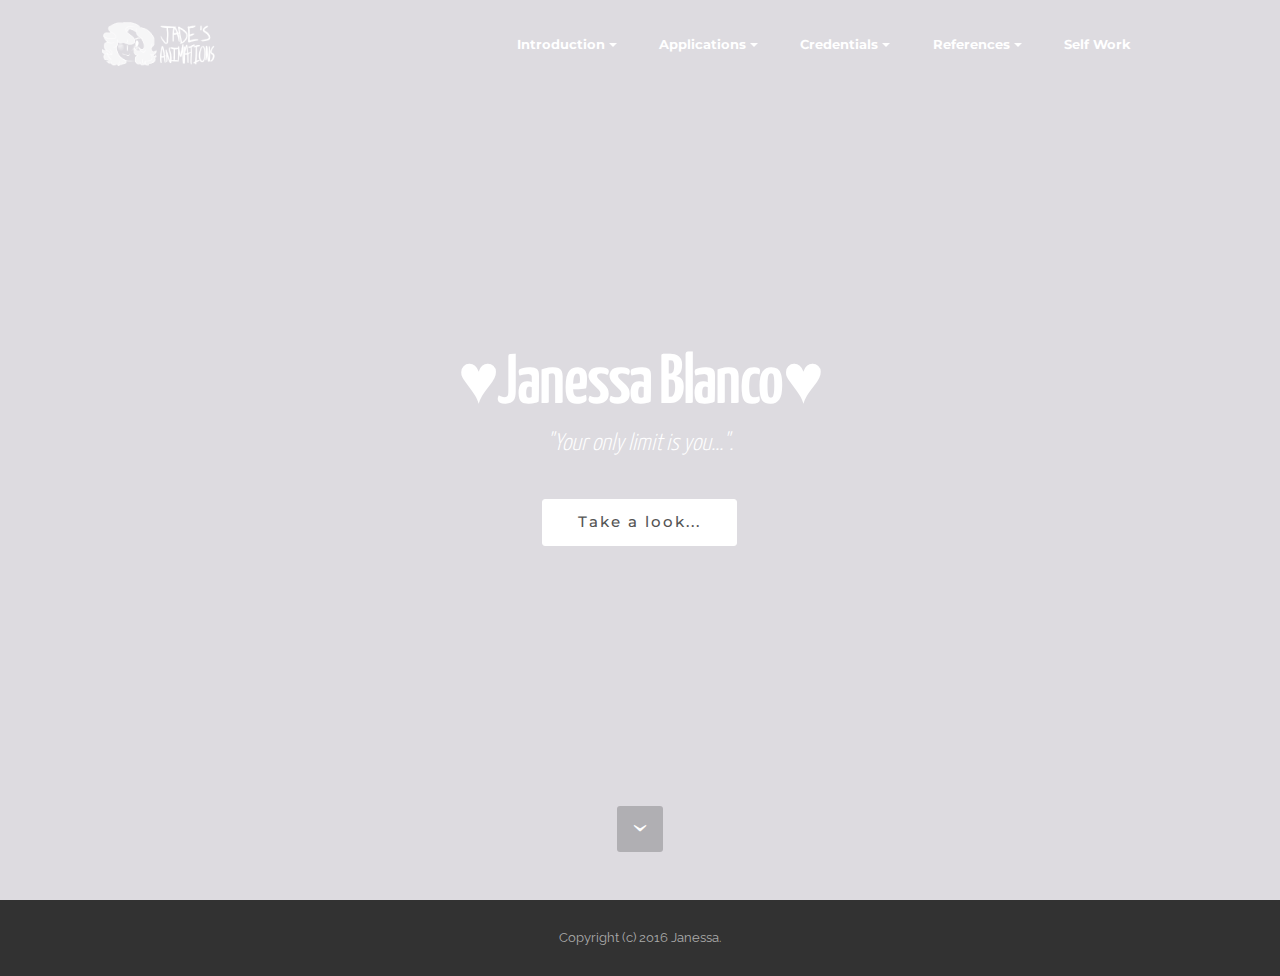
<file: index.html>
<!DOCTYPE html>
<html>
<head>
  <!-- Site made with Mobirise Website Builder v3.11.1, https://mobirise.com -->
  <meta charset="UTF-8">
  <meta http-equiv="X-UA-Compatible" content="IE=edge">
  <meta name="generator" content="Mobirise v3.11.1, mobirise.com">
  <meta name="viewport" content="width=device-width, initial-scale=1">
  <link rel="shortcut icon" href="assets/images/website-logo-copy-384x128.png" type="image/x-icon">
  <meta name="description" content="Web Builder Description">
  <title>Janessa Blanco-Vazquez</title>
  <link rel="stylesheet" href="https://fonts.googleapis.com/css?family=Lora:400,700,400italic,700italic&amp;subset=latin">
  <link rel="stylesheet" href="https://fonts.googleapis.com/css?family=Montserrat:400,700">
  <link rel="stylesheet" href="https://fonts.googleapis.com/css?family=Raleway:100,100i,200,200i,300,300i,400,400i,500,500i,600,600i,700,700i,800,800i,900,900i">
  <link rel="stylesheet" href="assets/bootstrap-material-design-font/css/material.css">
  <link rel="stylesheet" href="assets/tether/tether.min.css">
  <link rel="stylesheet" href="assets/bootstrap/css/bootstrap.min.css">
  <link rel="stylesheet" href="assets/dropdown/css/style.css">
  <link rel="stylesheet" href="assets/animate.css/animate.min.css">
  <link rel="stylesheet" href="assets/theme/css/style.css">
  <link rel="stylesheet" href="assets/mobirise/css/mbr-additional.css" type="text/css">
  
  
  
</head>
<body>
<section id="ext_menu-11">

    <nav class="navbar navbar-dropdown bg-color transparent">
        <div class="container">

            <div class="mbr-table">
                <div class="mbr-table-cell">

                    <div class="navbar-brand">
                        <a href="https://mobirise.com" class="navbar-logo"><img src="assets/images/website-logo-copy-384x128.png" alt="Mobirise"></a>
                        <a class="navbar-caption text-white" href="https://mobirise.com"></a>
                    </div>

                </div>
                <div class="mbr-table-cell">

                    <button class="navbar-toggler pull-xs-right hidden-md-up" type="button" data-toggle="collapse" data-target="#exCollapsingNavbar">
                        <div class="hamburger-icon"></div>
                    </button>

                    <ul class="nav-dropdown collapse pull-xs-right nav navbar-nav navbar-toggleable-sm" id="exCollapsingNavbar"><li class="nav-item dropdown"><a class="nav-link link dropdown-toggle" href="introduction.html" data-toggle="dropdown-submenu" aria-expanded="false" target="_blank">Introduction</a><div class="dropdown-menu"><a class="dropdown-item" href="introduction.html">Biography<br></a></div></li><li class="nav-item dropdown open"><a class="nav-link link dropdown-toggle" href="https://mobirise.com/" data-toggle="dropdown-submenu" aria-expanded="true">Applications</a><div class="dropdown-menu"><a class="dropdown-item" href="#"></a><a class="dropdown-item" href="adobephotoshop.html" target="_blank">Adobe Photoshop</a><a class="dropdown-item" href="#">Adobe Illustrator</a><a class="dropdown-item" href="page5.html">Adobe Premiere</a><a class="dropdown-item" href="#">Adobe Audition</a><div class="dropdown"><a class="dropdown-item dropdown-toggle" href="#" data-toggle="dropdown-submenu">Microsoft Word</a><div class="dropdown-menu dropdown-submenu"><a class="dropdown-item" href="#">DiscussIT 6</a></div></div><a class="dropdown-item" href="#">Microsoft PowerPoint</a><a class="dropdown-item" href="#">123D</a></div></li><li class="nav-item dropdown"><a class="nav-link link dropdown-toggle" href="https://mobirise.com/" data-toggle="dropdown-submenu" aria-expanded="false">Credentials</a><div class="dropdown-menu"><a class="dropdown-item" href="#">Industry Certified PS</a><a class="dropdown-item" href="#">Industry Certified AI</a><a class="dropdown-item" href="#">Industry Certified AP</a><a class="dropdown-item" href="#">Industry Certified AA</a><a class="dropdown-item" href="#">Industry Certified DW</a><a class="dropdown-item" href="#">&nbsp;Transcript</a><a class="dropdown-item" href="#">Resume</a></div></li><li class="nav-item dropdown"><a class="nav-link link dropdown-toggle" href="https://mobirise.com/" aria-expanded="false" data-toggle="dropdown-submenu">References</a><div class="dropdown-menu"><a class="dropdown-item" href="#">Mr. Pate</a><a class="dropdown-item" href="#">AP Teacher</a><a class="dropdown-item" href="#">Community Member</a><a class="dropdown-item" href="#">Family Member</a></div></li><li class="nav-item"><a class="nav-link link" href="personalart.html" aria-expanded="false" target="_blank">Self Work</a></li><li class="nav-item"><a class="nav-link link" href="https://mobirise.com/"></a></li></ul>
                    <button hidden="" class="navbar-toggler navbar-close" type="button" data-toggle="collapse" data-target="#exCollapsingNavbar">
                        <div class="close-icon"></div>
                    </button>

                </div>
            </div>

        </div>
    </nav>

</section>

<section class="engine"><a rel="external" href="https://mobirise.com">Web Maker</a></section><section class="mbr-section mbr-section-hero mbr-section-full mbr-parallax-background mbr-section-with-arrow mbr-after-navbar" id="header1-1b">

    <div class="mbr-overlay" style="opacity: 0.3; background-color: rgb(143, 137, 151);"></div>

    <div class="mbr-table-cell">

        <div class="container">
            <div class="row">
                <div class="mbr-section col-md-10 col-md-offset-1 text-xs-center">

                    <h1 class="mbr-section-title display-1">♥Janessa Blanco♥</h1>
                    <p class="mbr-section-lead lead">"Your only limit is you...".</p>
                    <div class="mbr-section-btn"><a class="btn btn-lg btn-white" href="introduction.html">Take a look...</a> </div>
                </div>
            </div>
        </div>
    </div>

    <div class="mbr-arrow mbr-arrow-floating" aria-hidden="true"><a href="#footer1-1i"><i class="mbr-arrow-icon"></i></a></div>

</section>

<footer class="mbr-small-footer mbr-section mbr-section-nopadding" id="footer1-1i" style="background-color: rgb(50, 50, 50); padding-top: 1.75rem; padding-bottom: 1.75rem;">
    
    <div class="container">
        <p class="text-xs-center">Copyright (c) 2016 Janessa.</p>
    </div>
</footer>


  <script src="assets/web/assets/jquery/jquery.min.js"></script>
  <script src="assets/tether/tether.min.js"></script>
  <script src="assets/bootstrap/js/bootstrap.min.js"></script>
  <script src="assets/smooth-scroll/SmoothScroll.js"></script>
  <script src="assets/dropdown/js/script.min.js"></script>
  <script src="assets/touchSwipe/jquery.touchSwipe.min.js"></script>
  <script src="assets/viewportChecker/jquery.viewportchecker.js"></script>
  <script src="assets/jarallax/jarallax.js"></script>
  <script src="assets/theme/js/script.js"></script>
  
  
  <input name="animation" type="hidden">
  </body>
</html>
</file>
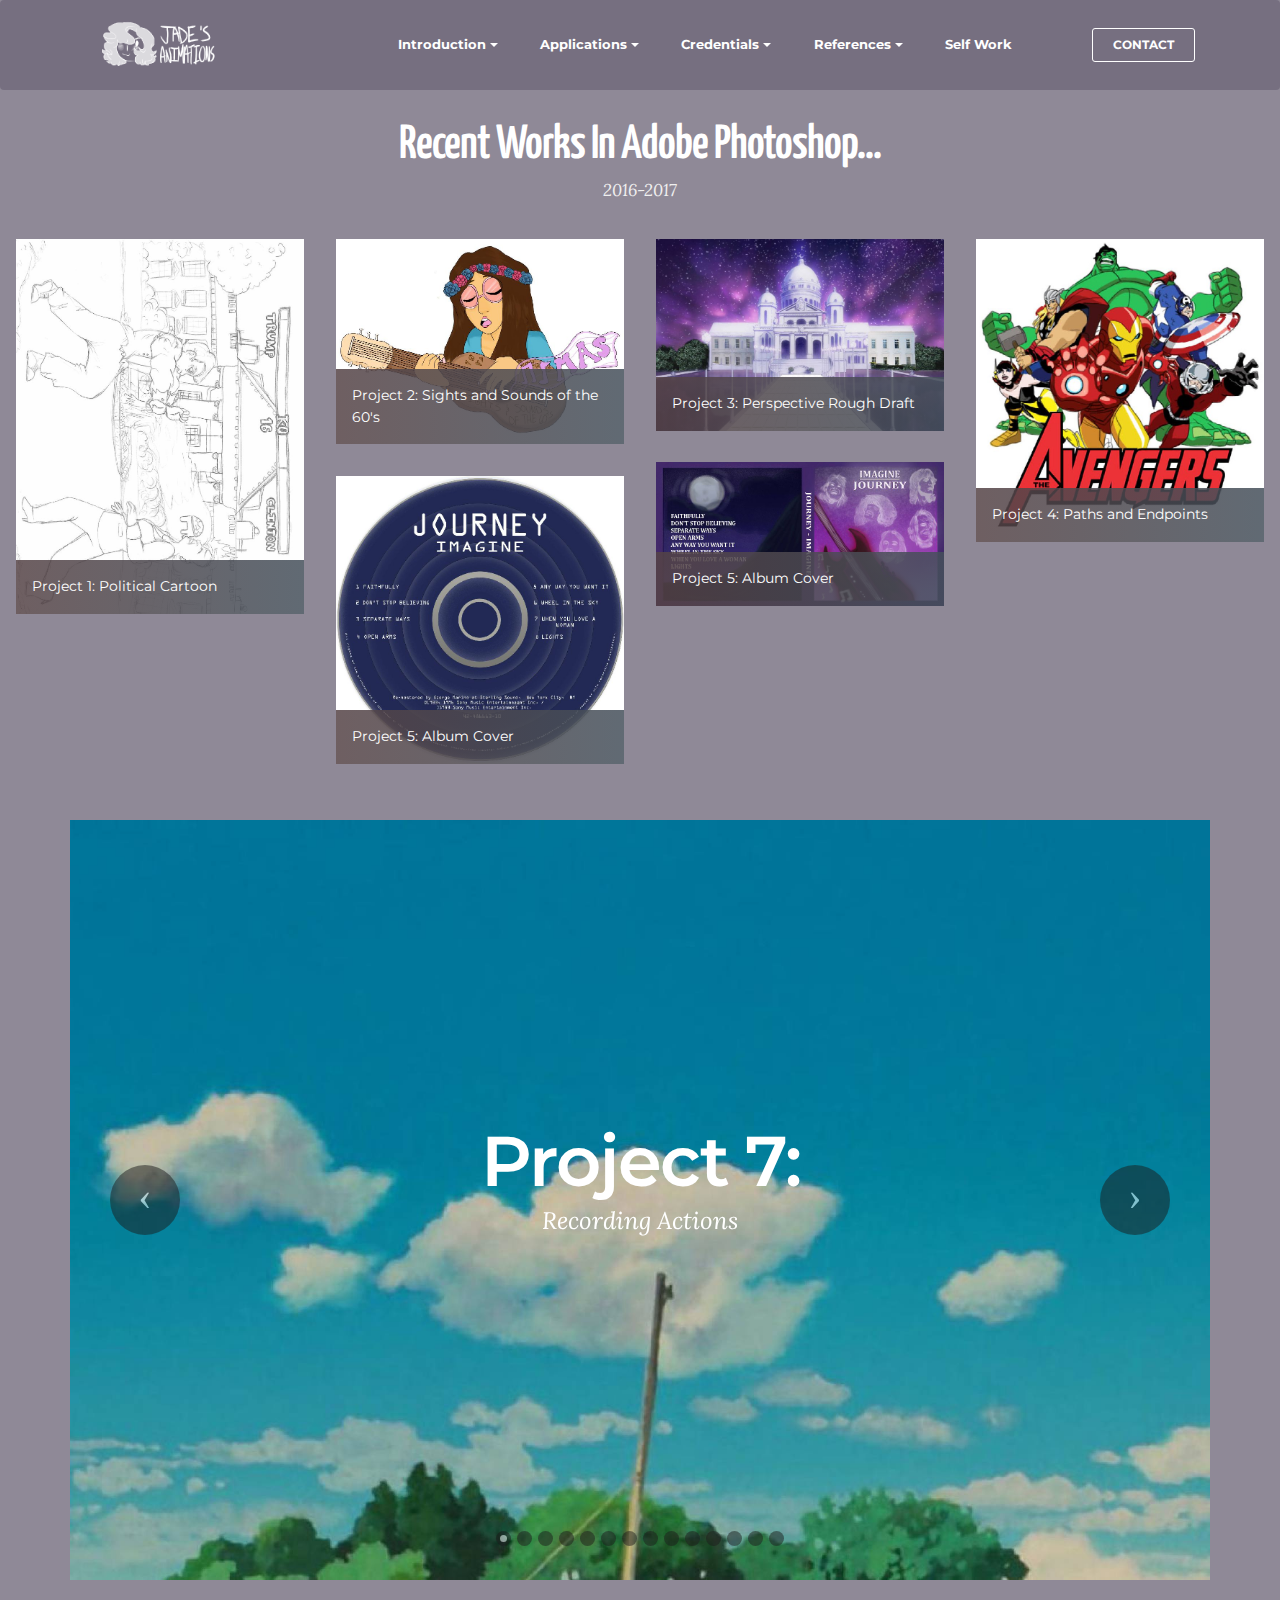
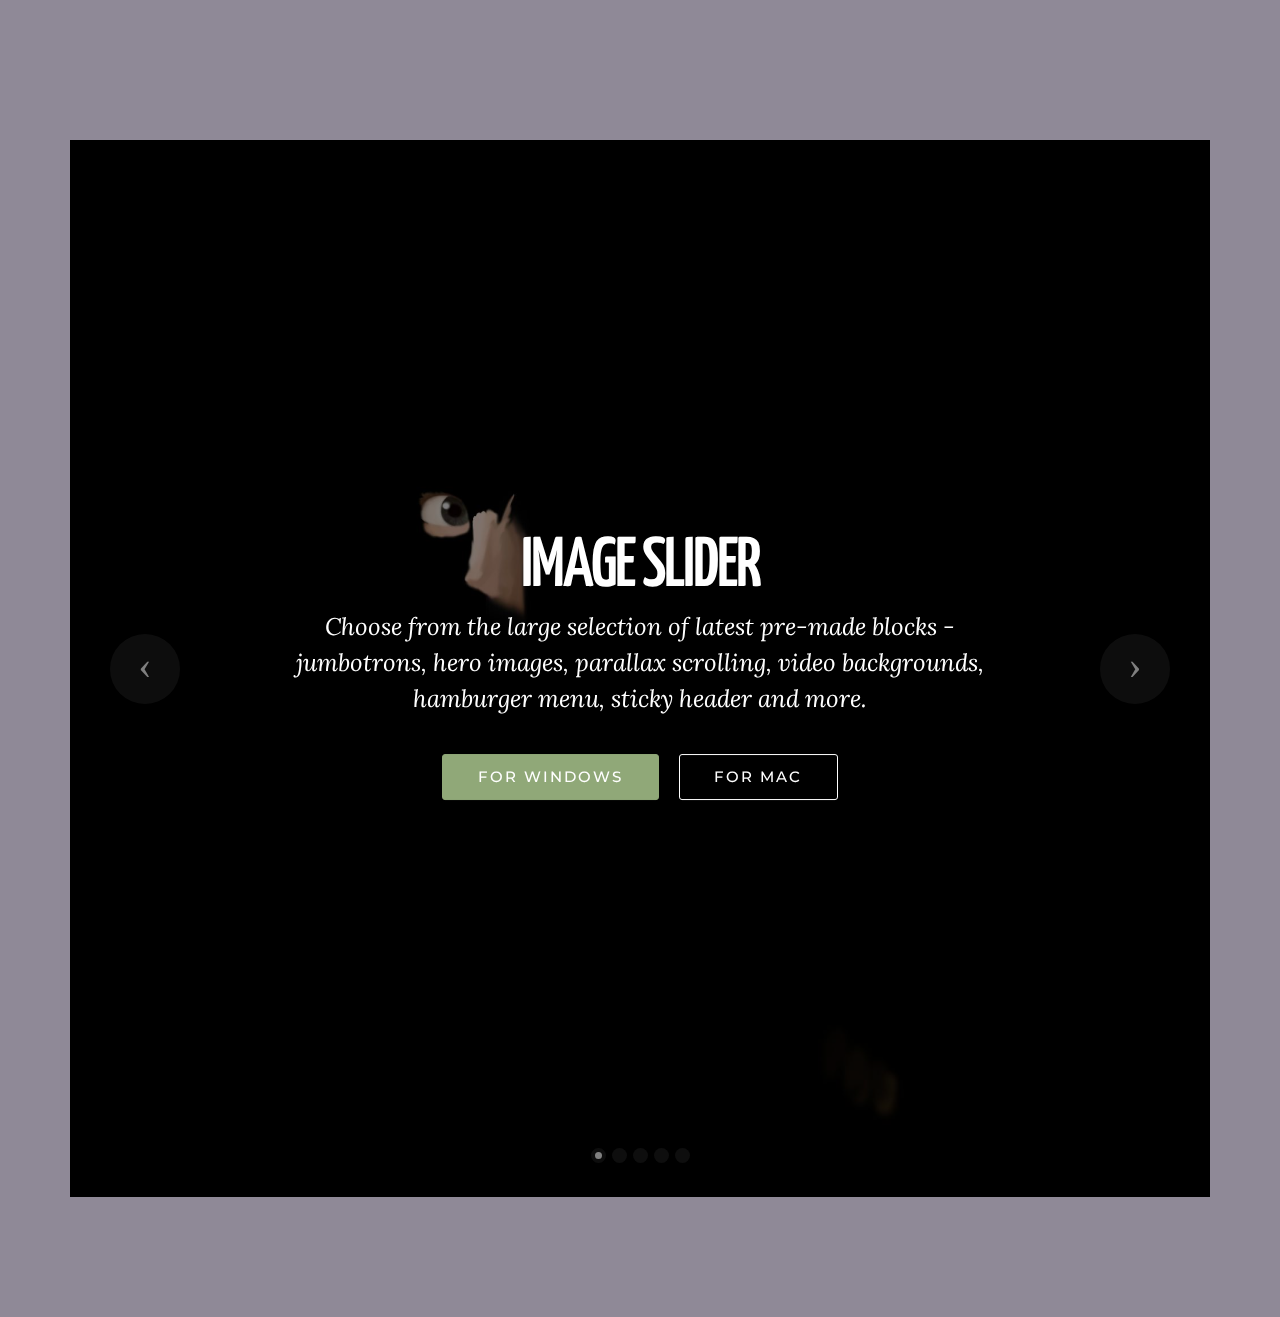
<file: adobephotoshop.html>
<!DOCTYPE html>
<html>
<head>
  <!-- Site made with Mobirise Website Builder v3.11.1, https://mobirise.com -->
  <meta charset="UTF-8">
  <meta http-equiv="X-UA-Compatible" content="IE=edge">
  <meta name="generator" content="Mobirise v3.11.1, mobirise.com">
  <meta name="viewport" content="width=device-width, initial-scale=1">
  <link rel="shortcut icon" href="assets/images/website-logo-copy-384x128.png" type="image/x-icon">
  <meta name="description" content="Web Site Creator Description
">
  <title>Web Site Creator Title</title>
  <link rel="stylesheet" href="https://fonts.googleapis.com/css?family=Lora:400,700,400italic,700italic&amp;subset=latin">
  <link rel="stylesheet" href="https://fonts.googleapis.com/css?family=Montserrat:400,700">
  <link rel="stylesheet" href="https://fonts.googleapis.com/css?family=Raleway:100,100i,200,200i,300,300i,400,400i,500,500i,600,600i,700,700i,800,800i,900,900i">
  <link rel="stylesheet" href="assets/bootstrap-material-design-font/css/material.css">
  <link rel="stylesheet" href="assets/et-line-font-plugin/style.css">
  <link rel="stylesheet" href="assets/tether/tether.min.css">
  <link rel="stylesheet" href="assets/bootstrap/css/bootstrap.min.css">
  <link rel="stylesheet" href="assets/dropdown/css/style.css">
  <link rel="stylesheet" href="assets/animate.css/animate.min.css">
  <link rel="stylesheet" href="assets/theme/css/style.css">
  <link rel="stylesheet" href="assets/mobirise-gallery/style.css">
  <link rel="stylesheet" href="assets/mobirise/css/mbr-additional.css" type="text/css">
  
  
  
</head>
<body>
<section id="ext_menu-a">

    <nav class="navbar navbar-dropdown">
        <div class="container">

            <div class="mbr-table">
                <div class="mbr-table-cell">

                    <div class="navbar-brand">
                        <a href="https://mobirise.com" class="navbar-logo"><img src="assets/images/website-logo-copy-384x128.png" alt="Mobirise"></a>
                        <a class="navbar-caption text-white" href="https://mobirise.com"></a>
                    </div>

                </div>
                <div class="mbr-table-cell">

                    <button class="navbar-toggler pull-xs-right hidden-md-up" type="button" data-toggle="collapse" data-target="#exCollapsingNavbar">
                        <div class="hamburger-icon"></div>
                    </button>

                    <ul class="nav-dropdown collapse pull-xs-right nav navbar-nav navbar-toggleable-sm" id="exCollapsingNavbar"><li class="nav-item dropdown"><a class="nav-link link dropdown-toggle" href="introduction.html" data-toggle="dropdown-submenu" aria-expanded="false" target="_blank">Introduction</a><div class="dropdown-menu"><a class="dropdown-item" href="introduction.html">Biography<br></a></div></li><li class="nav-item dropdown"><a class="nav-link link dropdown-toggle" href="https://mobirise.com/" data-toggle="dropdown-submenu" aria-expanded="false">Applications</a><div class="dropdown-menu"><a class="dropdown-item" href="#"></a><a class="dropdown-item" href="adobephotoshop.html" target="_blank">Adobe Photoshop</a><a class="dropdown-item" href="#">Adobe Illustrator</a><a class="dropdown-item" href="page5.html">Adobe Premiere</a><a class="dropdown-item" href="#">Adobe Audition</a><div class="dropdown"><a class="dropdown-item dropdown-toggle" href="#" data-toggle="dropdown-submenu">Microsoft Word</a><div class="dropdown-menu dropdown-submenu"><a class="dropdown-item" href="#">DiscussIT 6</a></div></div><a class="dropdown-item" href="#">Microsoft PowerPoint</a><a class="dropdown-item" href="#">123D</a></div></li><li class="nav-item dropdown"><a class="nav-link link dropdown-toggle" href="https://mobirise.com/" data-toggle="dropdown-submenu" aria-expanded="false">Credentials</a><div class="dropdown-menu"><a class="dropdown-item" href="#">Industry Certified PS</a><a class="dropdown-item" href="#">Industry Certified AI</a><a class="dropdown-item" href="#">Industry Certified AP</a><a class="dropdown-item" href="#">Industry Certified AA</a><a class="dropdown-item" href="#">Industry Certified DW</a><a class="dropdown-item" href="#">&nbsp;Transcript</a><a class="dropdown-item" href="#">Resume</a></div></li><li class="nav-item dropdown"><a class="nav-link link dropdown-toggle" href="https://mobirise.com/" aria-expanded="false" data-toggle="dropdown-submenu">References</a><div class="dropdown-menu"><a class="dropdown-item" href="#">Mr. Pate</a><a class="dropdown-item" href="#">AP Teacher</a><a class="dropdown-item" href="#">Community Member</a><a class="dropdown-item" href="#">Family Member</a></div></li><li class="nav-item"><a class="nav-link link" href="personalart.html" aria-expanded="false" target="_blank">Self Work</a></li><li class="nav-item"><a class="nav-link link" href="https://mobirise.com/"></a></li><li class="nav-item nav-btn"><a class="nav-link btn btn-white btn-white-outline" href="Contact">CONTACT<br></a></li></ul>
                    <button hidden="" class="navbar-toggler navbar-close" type="button" data-toggle="collapse" data-target="#exCollapsingNavbar">
                        <div class="close-icon"></div>
                    </button>

                </div>
            </div>

        </div>
    </nav>

</section>

<section class="engine"><a rel="external" href="https://mobirise.com">Mobirise Website Creator</a></section><section class="mbr-section mbr-section__container article mbr-after-navbar" id="header3-h" style="background-color: rgb(143, 137, 151); padding-top: 120px; padding-bottom: 20px;">
    <div class="container">
        <div class="row">
            <div class="col-xs-12">
                <h3 class="mbr-section-title display-2">Recent Works In Adobe Photoshop...</h3>
                <small class="mbr-section-subtitle">2016-2017</small>
            </div>
        </div>
    </div>
</section>

<section class="mbr-gallery mbr-section mbr-section-nopadding mbr-slider-carousel" id="gallery1-i" data-filter="false" style="background-color: rgb(143, 137, 151); padding-top: 0rem; padding-bottom: 0rem;">
    <!-- Filter -->
    

    <!-- Gallery -->
    <div class="mbr-gallery-row">
        <div class=" mbr-gallery-layout-default">
            <div>
                <div>
                    <div class="mbr-gallery-item mbr-gallery-item__mobirise3 mbr-gallery-item--p1" data-tags="Awesome" data-video-url="false">
                        <div href="#lb-gallery1-i" data-slide-to="0" data-toggle="modal">
                            
                            

                            <img alt="" src="assets/images/2016-08-31-12-14-2000x2603-800x1041.jpg">
                            
                            <span class="icon-focus"></span>
                            <span class="mbr-gallery-title">Project 1: Political Cartoon</span>
                        </div>
                    </div><div class="mbr-gallery-item mbr-gallery-item__mobirise3 mbr-gallery-item--p1" data-tags="Responsive" data-video-url="false">
                        <div href="#lb-gallery1-i" data-slide-to="1" data-toggle="modal">
                            
                            

                            <img alt="" src="assets/images/final-build-2000x1428-800x571.jpg">
                            
                            <span class="icon-focus"></span>
                            <span class="mbr-gallery-title">Project 2: Sights and Sounds of the 60's</span>
                        </div>
                    </div><div class="mbr-gallery-item mbr-gallery-item__mobirise3 mbr-gallery-item--p1" data-tags="Creative" data-video-url="false">
                        <div href="#lb-gallery1-i" data-slide-to="2" data-toggle="modal">
                            
                            

                            <img alt="" src="assets/images/janessa-blanco-perspective-rough-draft-2000x1333-800x533.jpg">
                            
                            <span class="icon-focus"></span>
                            <span class="mbr-gallery-title">Project 3: Perspective Rough Draft</span>
                        </div>
                    </div><div class="mbr-gallery-item mbr-gallery-item__mobirise3 mbr-gallery-item--p1" data-tags="Creative" data-video-url="false">
                        <div href="#lb-gallery1-i" data-slide-to="3" data-toggle="modal">
                            
                            

                            <img alt="" src="assets/images/janessa-blanco-composite-2000x2103-800x841.jpg">
                            
                            <span class="icon-focus"></span>
                            <span class="mbr-gallery-title">Project 4: Paths and Endpoints</span>
                        </div>
                    </div><div class="mbr-gallery-item mbr-gallery-item__mobirise3 mbr-gallery-item--p1" data-tags="Creative" data-video-url="false">
                        <div href="#lb-gallery1-i" data-slide-to="4" data-toggle="modal">
                            
                            

                            <img alt="" src="assets/images/album-cover-2-2000x1000-800x400.jpg">
                            
                            <span class="icon-focus"></span>
                            <span class="mbr-gallery-title">Project 5: Album Cover</span>
                        </div>
                    </div><div class="mbr-gallery-item mbr-gallery-item__mobirise3 mbr-gallery-item--p1" data-tags="Creative" data-video-url="false">
                        <div href="#lb-gallery1-i" data-slide-to="5" data-toggle="modal">
                            
                            

                            <img alt="" src="assets/images/janessa-blanco-dvd-label-2000x2000-800x800.jpg">
                            
                            <span class="icon-focus"></span>
                            <span class="mbr-gallery-title">Project 5: Album Cover</span>
                        </div>
                    </div>
                </div>
            </div>
            <div class="clearfix"></div>
        </div>
    </div>

    <!-- Lightbox -->
    <div data-app-prevent-settings="" class="mbr-slider modal fade carousel slide" tabindex="-1" data-keyboard="true" data-interval="false" id="lb-gallery1-i">
        <div class="modal-dialog">
            <div class="modal-content">
                <div class="modal-body">
                    <ol class="carousel-indicators">
                        <li data-app-prevent-settings="" data-target="#lb-gallery1-i" data-slide-to="0"></li><li data-app-prevent-settings="" data-target="#lb-gallery1-i" data-slide-to="1"></li><li data-app-prevent-settings="" data-target="#lb-gallery1-i" data-slide-to="2"></li><li data-app-prevent-settings="" data-target="#lb-gallery1-i" data-slide-to="3"></li><li data-app-prevent-settings="" data-target="#lb-gallery1-i" data-slide-to="4"></li><li data-app-prevent-settings="" data-target="#lb-gallery1-i" class=" active" data-slide-to="5"></li>
                    </ol>
                    <div class="carousel-inner">
                        <div class="carousel-item">
                            <img alt="" src="assets/images/2016-08-31-12-14-2000x2603.jpg">
                        </div><div class="carousel-item">
                            <img alt="" src="assets/images/final-build-2000x1428.jpg">
                        </div><div class="carousel-item">
                            <img alt="" src="assets/images/janessa-blanco-perspective-rough-draft-2000x1333.jpg">
                        </div><div class="carousel-item">
                            <img alt="" src="assets/images/janessa-blanco-composite-2000x2103.jpg">
                        </div><div class="carousel-item">
                            <img alt="" src="assets/images/album-cover-2-2000x1000.jpg">
                        </div><div class="carousel-item active">
                            <img alt="" src="assets/images/janessa-blanco-dvd-label-2000x2000.jpg">
                        </div>
                    </div>
                    <a class="left carousel-control" role="button" data-slide="prev" href="#lb-gallery1-i">
                        <span class="icon-prev" aria-hidden="true"></span>
                        <span class="sr-only">Previous</span>
                    </a>
                    <a class="right carousel-control" role="button" data-slide="next" href="#lb-gallery1-i">
                        <span class="icon-next" aria-hidden="true"></span>
                        <span class="sr-only">Next</span>
                    </a>

                    <a class="close" href="#" role="button" data-dismiss="modal">
                        <span aria-hidden="true">×</span>
                        <span class="sr-only">Close</span>
                    </a>
                </div>
            </div>
        </div>
    </div>
</section>

<section class="mbr-slider mbr-section mbr-section__container carousel slide mbr-section-nopadding" data-ride="carousel" data-keyboard="false" data-wrap="true" data-pause="false" data-interval="false" id="slider3-u" style="background-color: rgb(143, 137, 151);">
    <div class=" container boxed-slider" style="padding-top: 40px; padding-bottom: 40px;">
        <div>
            <div>
                <ol class="carousel-indicators">
                    <li data-app-prevent-settings="" data-target="#slider3-u" data-slide-to="0" class="active"></li><li data-app-prevent-settings="" data-target="#slider3-u" data-slide-to="1"></li><li data-app-prevent-settings="" data-target="#slider3-u" data-slide-to="2"></li><li data-app-prevent-settings="" data-target="#slider3-u" class="" data-slide-to="3"></li><li data-app-prevent-settings="" data-target="#slider3-u" data-slide-to="4"></li><li data-app-prevent-settings="" data-target="#slider3-u" data-slide-to="5"></li><li data-app-prevent-settings="" data-target="#slider3-u" data-slide-to="6"></li><li data-app-prevent-settings="" data-target="#slider3-u" data-slide-to="7"></li><li data-app-prevent-settings="" data-target="#slider3-u" data-slide-to="8"></li><li data-app-prevent-settings="" data-target="#slider3-u" data-slide-to="9"></li><li data-app-prevent-settings="" data-target="#slider3-u" data-slide-to="10"></li><li data-app-prevent-settings="" data-target="#slider3-u" data-slide-to="11"></li><li data-app-prevent-settings="" data-target="#slider3-u" data-slide-to="12"></li><li data-app-prevent-settings="" data-target="#slider3-u" data-slide-to="13"></li>
                </ol>
                <div class="carousel-inner" role="listbox">
                    <div class="mbr-section mbr-section-hero carousel-item dark center active" data-bg-video-slide="false">
                        <div class="mbr-table-cell">
                            <div class="mbr-overlay" style="opacity: 0;"></div>
                            <div class="container-slide">
                                <img src="assets/images/crop-1-2000x1333.jpg">
                                <div class="row">
                                    <div class="col-md-8 col-md-offset-2 text-xs-center">
                                        <h2 class="mbr-section-title display-1">Project 7:</h2>
                                        <p class="mbr-section-lead lead">Recording Actions</p>

                                        
                                    </div>
                                </div>
                            </div>
                        </div>
                    </div><div class="mbr-section mbr-section-hero carousel-item dark center" data-bg-video-slide="false">
                        <div class="mbr-table-cell">
                            
                            <div class="container-slide">
                                <img src="assets/images/crop-2-2000x1333.jpg">
                                <div class="row">
                                    <div class="col-md-8 col-md-offset-1">
                                        
                                        

                                        
                                    </div>
                                </div>
                            </div>
                        </div>
                    </div><div class="mbr-section mbr-section-hero carousel-item dark center" data-bg-video-slide="false">
                        <div class="mbr-table-cell">
                            
                            <div class="container-slide">
                                <img src="assets/images/crop-3-2000x1333.jpg">
                                <div class="row">
                                    <div class="col-md-8 col-md-offset-3 text-xs-right">
                                        
                                        

                                        
                                    </div>
                                </div>
                            </div>
                        </div>
                    </div><div class="mbr-section mbr-section-hero carousel-item dark center" data-bg-video-slide="false">
                        <div class="mbr-table-cell">
                            
                            <div class="container-slide">
                                <img src="assets/images/crop-4-2000x1333.jpg">
                                <div class="row">
                                    <div class="col-md-8 col-md-offset-3 text-xs-right">
                                        
                                        

                                        
                                    </div>
                                </div>
                            </div>
                        </div>
                    </div><div class="mbr-section mbr-section-hero carousel-item dark center" data-bg-video-slide="false">
                        <div class="mbr-table-cell">
                            
                            <div class="container-slide">
                                <img src="assets/images/crop-5-2000x1333.jpg">
                                <div class="row">
                                    <div class="col-md-8 col-md-offset-3 text-xs-right">
                                        
                                        

                                        
                                    </div>
                                </div>
                            </div>
                        </div>
                    </div><div class="mbr-section mbr-section-hero carousel-item dark center" data-bg-video-slide="false">
                        <div class="mbr-table-cell">
                            
                            <div class="container-slide">
                                <img src="assets/images/crop-1-2000x1066.jpg">
                                <div class="row">
                                    <div class="col-md-8 col-md-offset-3 text-xs-right">
                                        
                                        

                                        
                                    </div>
                                </div>
                            </div>
                        </div>
                    </div><div class="mbr-section mbr-section-hero carousel-item dark center" data-bg-video-slide="false">
                        <div class="mbr-table-cell">
                            
                            <div class="container-slide">
                                <img src="assets/images/arietty-2000x1116.jpg">
                                <div class="row">
                                    <div class="col-md-8 col-md-offset-3 text-xs-right">
                                        
                                        

                                        
                                    </div>
                                </div>
                            </div>
                        </div>
                    </div><div class="mbr-section mbr-section-hero carousel-item dark center" data-bg-video-slide="false">
                        <div class="mbr-table-cell">
                            
                            <div class="container-slide">
                                <img src="assets/images/sailor-moon-2000x1125.jpg">
                                <div class="row">
                                    <div class="col-md-8 col-md-offset-3 text-xs-right">
                                        
                                        

                                        
                                    </div>
                                </div>
                            </div>
                        </div>
                    </div><div class="mbr-section mbr-section-hero carousel-item dark center" data-bg-video-slide="false">
                        <div class="mbr-table-cell">
                            
                            <div class="container-slide">
                                <img src="assets/images/totoro-2000x1333.jpg">
                                <div class="row">
                                    <div class="col-md-8 col-md-offset-3 text-xs-right">
                                        
                                        

                                        
                                    </div>
                                </div>
                            </div>
                        </div>
                    </div><div class="mbr-section mbr-section-hero carousel-item dark center" data-bg-video-slide="false">
                        <div class="mbr-table-cell">
                            
                            <div class="container-slide">
                                <img src="assets/images/crop-5-2000x1241.jpg">
                                <div class="row">
                                    <div class="col-md-8 col-md-offset-3 text-xs-right">
                                        
                                        

                                        
                                    </div>
                                </div>
                            </div>
                        </div>
                    </div><div class="mbr-section mbr-section-hero carousel-item dark center" data-bg-video-slide="false">
                        <div class="mbr-table-cell">
                            
                            <div class="container-slide">
                                <img src="assets/images/crop-1-2000x1066.jpg">
                                <div class="row">
                                    <div class="col-md-8 col-md-offset-3 text-xs-right">
                                        
                                        

                                        
                                    </div>
                                </div>
                            </div>
                        </div>
                    </div><div class="mbr-section mbr-section-hero carousel-item dark center" data-bg-video-slide="false">
                        <div class="mbr-table-cell">
                            
                            <div class="container-slide">
                                <img src="assets/images/arietty-1-2000x1116.jpg">
                                <div class="row">
                                    <div class="col-md-8 col-md-offset-3 text-xs-right">
                                        
                                        

                                        
                                    </div>
                                </div>
                            </div>
                        </div>
                    </div><div class="mbr-section mbr-section-hero carousel-item dark center" data-bg-video-slide="false">
                        <div class="mbr-table-cell">
                            
                            <div class="container-slide">
                                <img src="assets/images/sailor-moon-2000x1125.jpg">
                                <div class="row">
                                    <div class="col-md-8 col-md-offset-3 text-xs-right">
                                        
                                        

                                        
                                    </div>
                                </div>
                            </div>
                        </div>
                    </div><div class="mbr-section mbr-section-hero carousel-item dark center" data-bg-video-slide="false">
                        <div class="mbr-table-cell">
                            <div class="mbr-overlay" style="opacity: 0;"></div>
                            <div class="container-slide">
                                <img src="assets/images/crop-5-2000x1241.jpg">
                                <div class="row">
                                    <div class="col-md-8 col-md-offset-3 text-xs-right">
                                        
                                        

                                        
                                    </div>
                                </div>
                            </div>
                        </div>
                    </div>
                </div>

                <a data-app-prevent-settings="" class="left carousel-control" role="button" data-slide="prev" href="#slider3-u">
                    <span class="icon-prev" aria-hidden="true"></span>
                    <span class="sr-only">Previous</span>
                </a>
                <a data-app-prevent-settings="" class="right carousel-control" role="button" data-slide="next" href="#slider3-u">
                    <span class="icon-next" aria-hidden="true"></span>
                    <span class="sr-only">Next</span>
                </a>
            </div>
        </div>
    </div>
</section>

<section class="mbr-slider mbr-section mbr-section__container carousel slide mbr-section-nopadding" data-ride="carousel" data-keyboard="false" data-wrap="true" data-pause="false" data-interval="5000" id="slider3-1l" style="background-color: rgb(143, 137, 151);">
    <div class=" container boxed-slider" style="padding-top: 120px; padding-bottom: 120px;">
        <div>
            <div>
                <ol class="carousel-indicators">
                    <li data-app-prevent-settings="" data-target="#slider3-1l" data-slide-to="0" class="active"></li><li data-app-prevent-settings="" data-target="#slider3-1l" class="" data-slide-to="1"></li><li data-app-prevent-settings="" data-target="#slider3-1l" data-slide-to="2"></li><li data-app-prevent-settings="" data-target="#slider3-1l" data-slide-to="3"></li><li data-app-prevent-settings="" data-target="#slider3-1l" data-slide-to="4"></li>
                </ol>
                <div class="carousel-inner" role="listbox">
                    <div class="mbr-section mbr-section-hero carousel-item dark center active" data-bg-video-slide="false">
                        <div class="mbr-table-cell">
                            <div class="mbr-overlay"></div>
                            <div class="container-slide">
                                <img src="assets/images/janessa-blanco-artist-reproduction-1-2000x1854.jpg">
                                <div class="row">
                                    <div class="col-md-8 col-md-offset-2 text-xs-center">
                                        <h2 class="mbr-section-title display-1">IMAGE SLIDER</h2>
                                        <p class="mbr-section-lead lead">Choose from the large selection of latest pre-made blocks - jumbotrons, hero images, parallax scrolling, video backgrounds, hamburger menu, sticky header and more.</p>

                                        <div class="mbr-section-btn"><a class="btn btn-lg btn-success" href="https://mobirise.com">FOR WINDOWS</a> <a class="btn btn-lg btn-white btn-white-outline" href="https://mobirise.com">FOR MAC</a></div>
                                    </div>
                                </div>
                            </div>
                        </div>
                    </div><div class="mbr-section mbr-section-hero carousel-item dark center" data-bg-video-slide="false">
                        <div class="mbr-table-cell">
                            <div class="mbr-overlay" style="opacity: 0;"></div>
                            <div class="container-slide">
                                <img src="assets/images/janessa-blanco-artist-reproduction-2-2000x1854.jpg">
                                <div class="row">
                                    <div class="col-md-8 col-md-offset-1">
                                        <h2 class="mbr-section-title display-1">Project 11: Artist Reproduction</h2>
                                        <p class="mbr-section-lead lead">A recreation of Johannes Vhameer's painting known as "Girl With The Pearl Earring."<br></p>

                                        
                                    </div>
                                </div>
                            </div>
                        </div>
                    </div><div class="mbr-section mbr-section-hero carousel-item dark center" data-bg-video-slide="false">
                        <div class="mbr-table-cell">
                            
                            <div class="container-slide">
                                <img src="assets/images/janessa-blanco-artist-reproduction-3-2000x1854.jpg">
                                <div class="row">
                                    <div class="col-md-8 col-md-offset-3 text-xs-right">
                                        
                                        

                                        
                                    </div>
                                </div>
                            </div>
                        </div>
                    </div><div class="mbr-section mbr-section-hero carousel-item dark center" data-bg-video-slide="false">
                        <div class="mbr-table-cell">
                            
                            <div class="container-slide">
                                <img src="assets/images/janessa-blanco-artist-reproduction-final-2000x1854.jpg">
                                <div class="row">
                                    <div class="col-md-8 col-md-offset-3 text-xs-right">
                                        
                                        

                                        
                                    </div>
                                </div>
                            </div>
                        </div>
                    </div><div class="mbr-section mbr-section-hero carousel-item dark center" data-bg-video-slide="false">
                        <div class="mbr-table-cell">
                            
                            <div class="container-slide">
                                <img src="assets/images/janessa-blanco-artist-reproduction-4-2000x1854.jpg">
                                <div class="row">
                                    <div class="col-md-8 col-md-offset-3 text-xs-right">
                                        
                                        

                                        
                                    </div>
                                </div>
                            </div>
                        </div>
                    </div>
                </div>

                <a data-app-prevent-settings="" class="left carousel-control" role="button" data-slide="prev" href="#slider3-1l">
                    <span class="icon-prev" aria-hidden="true"></span>
                    <span class="sr-only">Previous</span>
                </a>
                <a data-app-prevent-settings="" class="right carousel-control" role="button" data-slide="next" href="#slider3-1l">
                    <span class="icon-next" aria-hidden="true"></span>
                    <span class="sr-only">Next</span>
                </a>
            </div>
        </div>
    </div>
</section>


  <script src="assets/web/assets/jquery/jquery.min.js"></script>
  <script src="assets/tether/tether.min.js"></script>
  <script src="assets/bootstrap/js/bootstrap.min.js"></script>
  <script src="assets/smooth-scroll/SmoothScroll.js"></script>
  <script src="assets/dropdown/js/script.min.js"></script>
  <script src="assets/touchSwipe/jquery.touchSwipe.min.js"></script>
  <script src="assets/viewportChecker/jquery.viewportchecker.js"></script>
  <script src="assets/masonry/masonry.pkgd.min.js"></script>
  <script src="assets/imagesloaded/imagesloaded.pkgd.min.js"></script>
  <script src="assets/bootstrap-carousel-swipe/bootstrap-carousel-swipe.js"></script>
  <script src="assets/theme/js/script.js"></script>
  <script src="assets/mobirise-gallery/player.min.js"></script>
  <script src="assets/mobirise-gallery/script.js"></script>
  
  
  <input name="animation" type="hidden">
  </body>
</html>
</file>
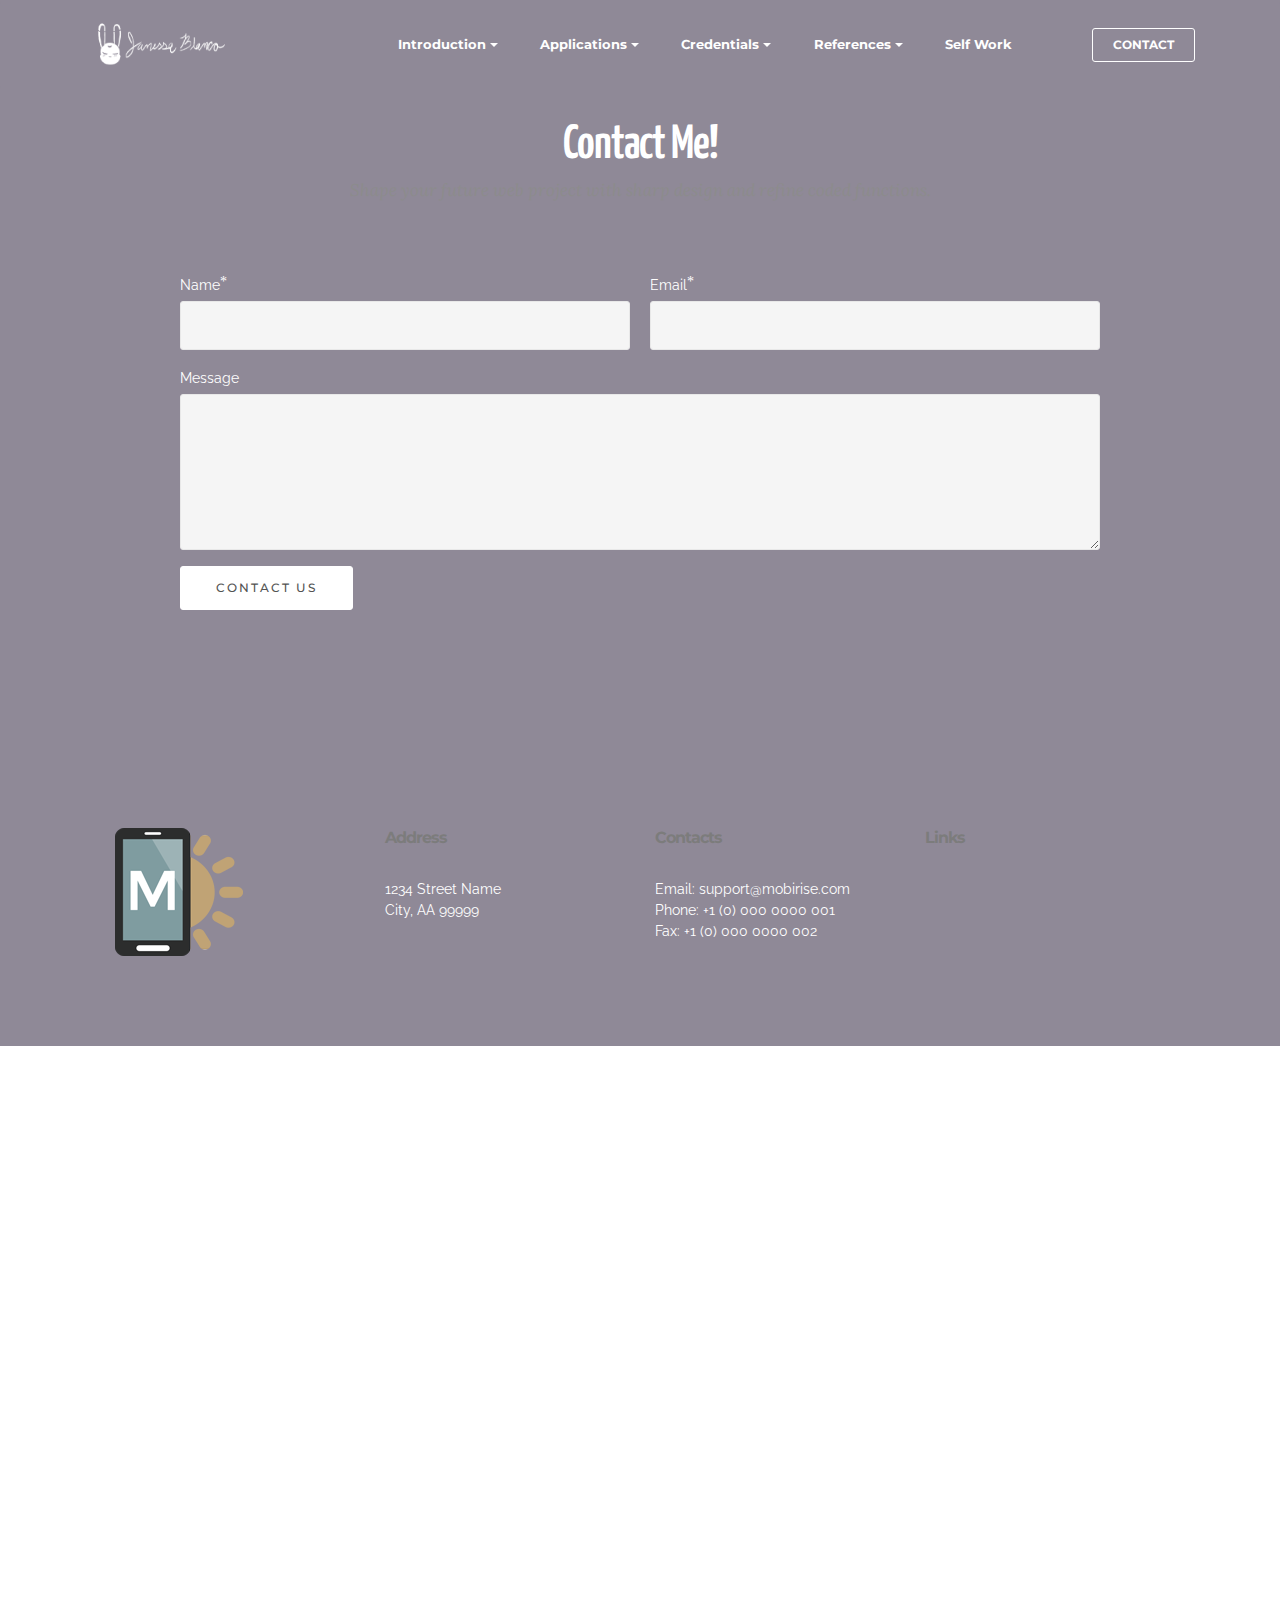
<file: contact.html>
<!DOCTYPE html>
<html>
<head>
  <!-- Site made with Mobirise Website Builder v3.11.1, https://mobirise.com -->
  <meta charset="UTF-8">
  <meta http-equiv="X-UA-Compatible" content="IE=edge">
  <meta name="generator" content="Mobirise v3.11.1, mobirise.com">
  <meta name="viewport" content="width=device-width, initial-scale=1">
  <link rel="shortcut icon" href="assets/images/website-logo-copy-384x128.png" type="image/x-icon">
  <meta name="description" content="Web Builder Description">
  <title>Web Builder Title</title>
  <link rel="stylesheet" href="https://fonts.googleapis.com/css?family=Lora:400,700,400italic,700italic&amp;subset=latin">
  <link rel="stylesheet" href="https://fonts.googleapis.com/css?family=Montserrat:400,700">
  <link rel="stylesheet" href="https://fonts.googleapis.com/css?family=Raleway:100,100i,200,200i,300,300i,400,400i,500,500i,600,600i,700,700i,800,800i,900,900i">
  <link rel="stylesheet" href="assets/bootstrap-material-design-font/css/material.css">
  <link rel="stylesheet" href="assets/tether/tether.min.css">
  <link rel="stylesheet" href="assets/bootstrap/css/bootstrap.min.css">
  <link rel="stylesheet" href="assets/dropdown/css/style.css">
  <link rel="stylesheet" href="assets/animate.css/animate.min.css">
  <link rel="stylesheet" href="assets/theme/css/style.css">
  <link rel="stylesheet" href="assets/mobirise/css/mbr-additional.css" type="text/css">
  
  
  
</head>
<body>
<section id="ext_menu-v">

    <nav class="navbar navbar-dropdown">
        <div class="container">

            <div class="mbr-table">
                <div class="mbr-table-cell">

                    <div class="navbar-brand">
                        <a href="https://mobirise.com" class="navbar-logo"><img src="assets/images/website-logo-384x128.png" alt="Mobirise"></a>
                        <a class="navbar-caption text-white" href="https://mobirise.com"></a>
                    </div>

                </div>
                <div class="mbr-table-cell">

                    <button class="navbar-toggler pull-xs-right hidden-md-up" type="button" data-toggle="collapse" data-target="#exCollapsingNavbar">
                        <div class="hamburger-icon"></div>
                    </button>

                    <ul class="nav-dropdown collapse pull-xs-right nav navbar-nav navbar-toggleable-sm" id="exCollapsingNavbar"><li class="nav-item dropdown"><a class="nav-link link dropdown-toggle" href="introduction.html" data-toggle="dropdown-submenu" aria-expanded="false" target="_blank">Introduction</a><div class="dropdown-menu"><a class="dropdown-item" href="introduction.html">Biography<br></a></div></li><li class="nav-item dropdown open"><a class="nav-link link dropdown-toggle" href="https://mobirise.com/" data-toggle="dropdown-submenu" aria-expanded="true">Applications</a><div class="dropdown-menu"><a class="dropdown-item" href="#"></a><a class="dropdown-item" href="adobephotoshop.html" target="_blank">Adobe Photoshop</a><a class="dropdown-item" href="#">Adobe Illustrator</a><a class="dropdown-item" href="page5.html">Adobe Premiere</a><a class="dropdown-item" href="#">Adobe Audition</a><div class="dropdown"><a class="dropdown-item dropdown-toggle" href="#" data-toggle="dropdown-submenu">Microsoft Word</a><div class="dropdown-menu dropdown-submenu"><a class="dropdown-item" href="#">DiscussIT 6</a></div></div><a class="dropdown-item" href="#">Microsoft PowerPoint</a><a class="dropdown-item" href="#">123D</a></div></li><li class="nav-item dropdown"><a class="nav-link link dropdown-toggle" href="https://mobirise.com/" data-toggle="dropdown-submenu" aria-expanded="false">Credentials</a><div class="dropdown-menu"><a class="dropdown-item" href="#">Industry Certified PS</a><a class="dropdown-item" href="#">Industry Certified AI</a><a class="dropdown-item" href="#">Industry Certified AP</a><a class="dropdown-item" href="#">Industry Certified AA</a><a class="dropdown-item" href="#">Industry Certified DW</a><a class="dropdown-item" href="#">&nbsp;Transcript</a><a class="dropdown-item" href="#">Resume</a></div></li><li class="nav-item dropdown"><a class="nav-link link dropdown-toggle" href="https://mobirise.com/" aria-expanded="false" data-toggle="dropdown-submenu">References</a><div class="dropdown-menu"><a class="dropdown-item" href="#">Mr. Pate</a><a class="dropdown-item" href="#">AP Teacher</a><a class="dropdown-item" href="#">Community Member</a><a class="dropdown-item" href="#">Family Member</a></div></li><li class="nav-item"><a class="nav-link link" href="personalart.html" aria-expanded="false" target="_blank">Self Work</a></li><li class="nav-item"><a class="nav-link link" href="https://mobirise.com/"></a></li><li class="nav-item nav-btn"><a class="nav-link btn btn-white btn-white-outline" href="Contact">CONTACT<br></a></li></ul>
                    <button hidden="" class="navbar-toggler navbar-close" type="button" data-toggle="collapse" data-target="#exCollapsingNavbar">
                        <div class="close-icon"></div>
                    </button>

                </div>
            </div>

        </div>
    </nav>

</section>

<section class="engine"><a rel="external" href="https://mobirise.com">Mobirise</a></section><section class="mbr-section mbr-after-navbar" id="form1-y" style="background-color: rgb(143, 137, 151); padding-top: 120px; padding-bottom: 120px;">
    
    <div class="mbr-section mbr-section__container mbr-section__container--middle">
        <div class="container">
            <div class="row">
                <div class="col-xs-12 text-xs-center">
                    <h3 class="mbr-section-title display-2">Contact Me!</h3>
                    <small class="mbr-section-subtitle">Shape your future web project with sharp design and refine coded functions.</small>
                </div>
            </div>
        </div>
    </div>
    <div class="mbr-section mbr-section-nopadding">
        <div class="container">
            <div class="row">
                <div class="col-xs-12 col-lg-10 col-lg-offset-1" data-form-type="formoid">


                    <div data-form-alert="true">
                        <div hidden="" data-form-alert-success="true" class="alert alert-form alert-success text-xs-center">Thanks for filling out form!</div>
                    </div>


                    <form action="https://mobirise.com/" method="post" data-form-title="Contact Me!">

                        <input type="hidden" value="NUDcSoo5BJbgZ4FNkg+Qj3b2mY4BisRuQkFqkbRDYMyW0qegabQ4JVL7nAAQmDejchC7hAxg5v5J9fd4VIFvZK3jth8dhzcox2eDm+UX+mynFzEjM+fezqdh90jBZci7" data-form-email="true">

                        <div class="row row-sm-offset">

                            <div class="col-xs-12 col-md-6">
                                <div class="form-group">
                                    <label class="form-control-label" for="form1-y-name">Name<span class="form-asterisk">*</span></label>
                                    <input type="text" class="form-control" name="name" required="" data-form-field="Name" id="form1-y-name">
                                </div>
                            </div>

                            <div class="col-xs-12 col-md-6">
                                <div class="form-group">
                                    <label class="form-control-label" for="form1-y-email">Email<span class="form-asterisk">*</span></label>
                                    <input type="email" class="form-control" name="email" required="" data-form-field="Email" id="form1-y-email">
                                </div>
                            </div>

                            

                        </div>

                        <div class="form-group">
                            <label class="form-control-label" for="form1-y-message">Message</label>
                            <textarea class="form-control" name="message" rows="7" data-form-field="Message" id="form1-y-message"></textarea>
                        </div>

                        <div><button type="submit" class="btn btn-white">CONTACT US</button></div>

                    </form>
                </div>
            </div>
        </div>
    </div>
</section>

<section class="mbr-section mbr-section-md-padding mbr-footer footer1" id="contacts1-w" style="background-color: rgb(143, 137, 151); padding-top: 90px; padding-bottom: 90px;">
    
    <div class="container">
        <div class="row">
            <div class="mbr-footer-content col-xs-12 col-md-3">
                <div><img src="assets/images/logo.png"></div>
            </div>
            <div class="mbr-footer-content col-xs-12 col-md-3">
                <p><strong>Address</strong><br>
1234 Street Name<br>
City, AA 99999</p>
            </div>
            <div class="mbr-footer-content col-xs-12 col-md-3">
                <p><strong>Contacts</strong><br>
Email: support@mobirise.com<br>
Phone: +1 (0) 000 0000 001<br>
Fax: +1 (0) 000 0000 002</p>
            </div>
            <div class="mbr-footer-content col-xs-12 col-md-3">
                <p><strong>Links</strong><br>
<a class="text-primary" href="https://mobirise.com/">Website builder</a><br>
<a class="text-primary" href="https://mobirise.com/mobirise-free-win.zip">Download for Windows</a><br>
<a class="text-primary" href="https://mobirise.com/mobirise-free-mac.zip">Download for Mac</a></p>
            </div>

        </div>
    </div>
</section>

<section class="mbr-section" id="form1-x" style="background-color: rgb(255, 255, 255); padding-top: 120px; padding-bottom: 120px;">
    
    <div class="mbr-section mbr-section__container mbr-section__container--middle">
        <div class="container">
            <div class="row">
                <div class="col-xs-12 text-xs-center">
                    <h3 class="mbr-section-title display-2">CONTACT FORM</h3>
                    <small class="mbr-section-subtitle">Shape your future web project with sharp design and refine coded functions.</small>
                </div>
            </div>
        </div>
    </div>
    <div class="mbr-section mbr-section-nopadding">
        <div class="container">
            <div class="row">
                <div class="col-xs-12 col-lg-10 col-lg-offset-1" data-form-type="formoid">


                    <div data-form-alert="true">
                        <div hidden="" data-form-alert-success="true" class="alert alert-form alert-success text-xs-center">Thanks for filling out form!</div>
                    </div>


                    <form action="https://mobirise.com/" method="post" data-form-title="CONTACT FORM">

                        <input type="hidden" value="NxO4JZwjCHdcCZGhkN0L2NSRTBXVxjn6AqaU3D2WQ41OsY5twH+vkOYqeIQAgEJTeUvGJOkJHRCpovnYT/tX1IVWwxNVgYuy+VANf0EDk1DphlqpY/6A7K4lOXLmt9qM" data-form-email="true">

                        <div class="row row-sm-offset">

                            <div class="col-xs-12 col-md-4">
                                <div class="form-group">
                                    <label class="form-control-label" for="form1-x-name">Name<span class="form-asterisk">*</span></label>
                                    <input type="text" class="form-control" name="name" required="" data-form-field="Name" id="form1-x-name">
                                </div>
                            </div>

                            <div class="col-xs-12 col-md-4">
                                <div class="form-group">
                                    <label class="form-control-label" for="form1-x-email">Email<span class="form-asterisk">*</span></label>
                                    <input type="email" class="form-control" name="email" required="" data-form-field="Email" id="form1-x-email">
                                </div>
                            </div>

                            <div class="col-xs-12 col-md-4">
                                <div class="form-group">
                                    <label class="form-control-label" for="form1-x-phone">Phone</label>
                                    <input type="tel" class="form-control" name="phone" data-form-field="Phone" id="form1-x-phone">
                                </div>
                            </div>

                        </div>

                        <div class="form-group">
                            <label class="form-control-label" for="form1-x-message">Message</label>
                            <textarea class="form-control" name="message" rows="7" data-form-field="Message" id="form1-x-message"></textarea>
                        </div>

                        <div><button type="submit" class="btn btn-primary">CONTACT US</button></div>

                    </form>
                </div>
            </div>
        </div>
    </div>
</section>


  <script src="assets/web/assets/jquery/jquery.min.js"></script>
  <script src="assets/tether/tether.min.js"></script>
  <script src="assets/bootstrap/js/bootstrap.min.js"></script>
  <script src="assets/smooth-scroll/SmoothScroll.js"></script>
  <script src="assets/dropdown/js/script.min.js"></script>
  <script src="assets/touchSwipe/jquery.touchSwipe.min.js"></script>
  <script src="assets/viewportChecker/jquery.viewportchecker.js"></script>
  <script src="assets/theme/js/script.js"></script>
  <script src="assets/formoid/formoid.min.js"></script>
  
  
  <input name="animation" type="hidden">
  </body>
</html>
</file>
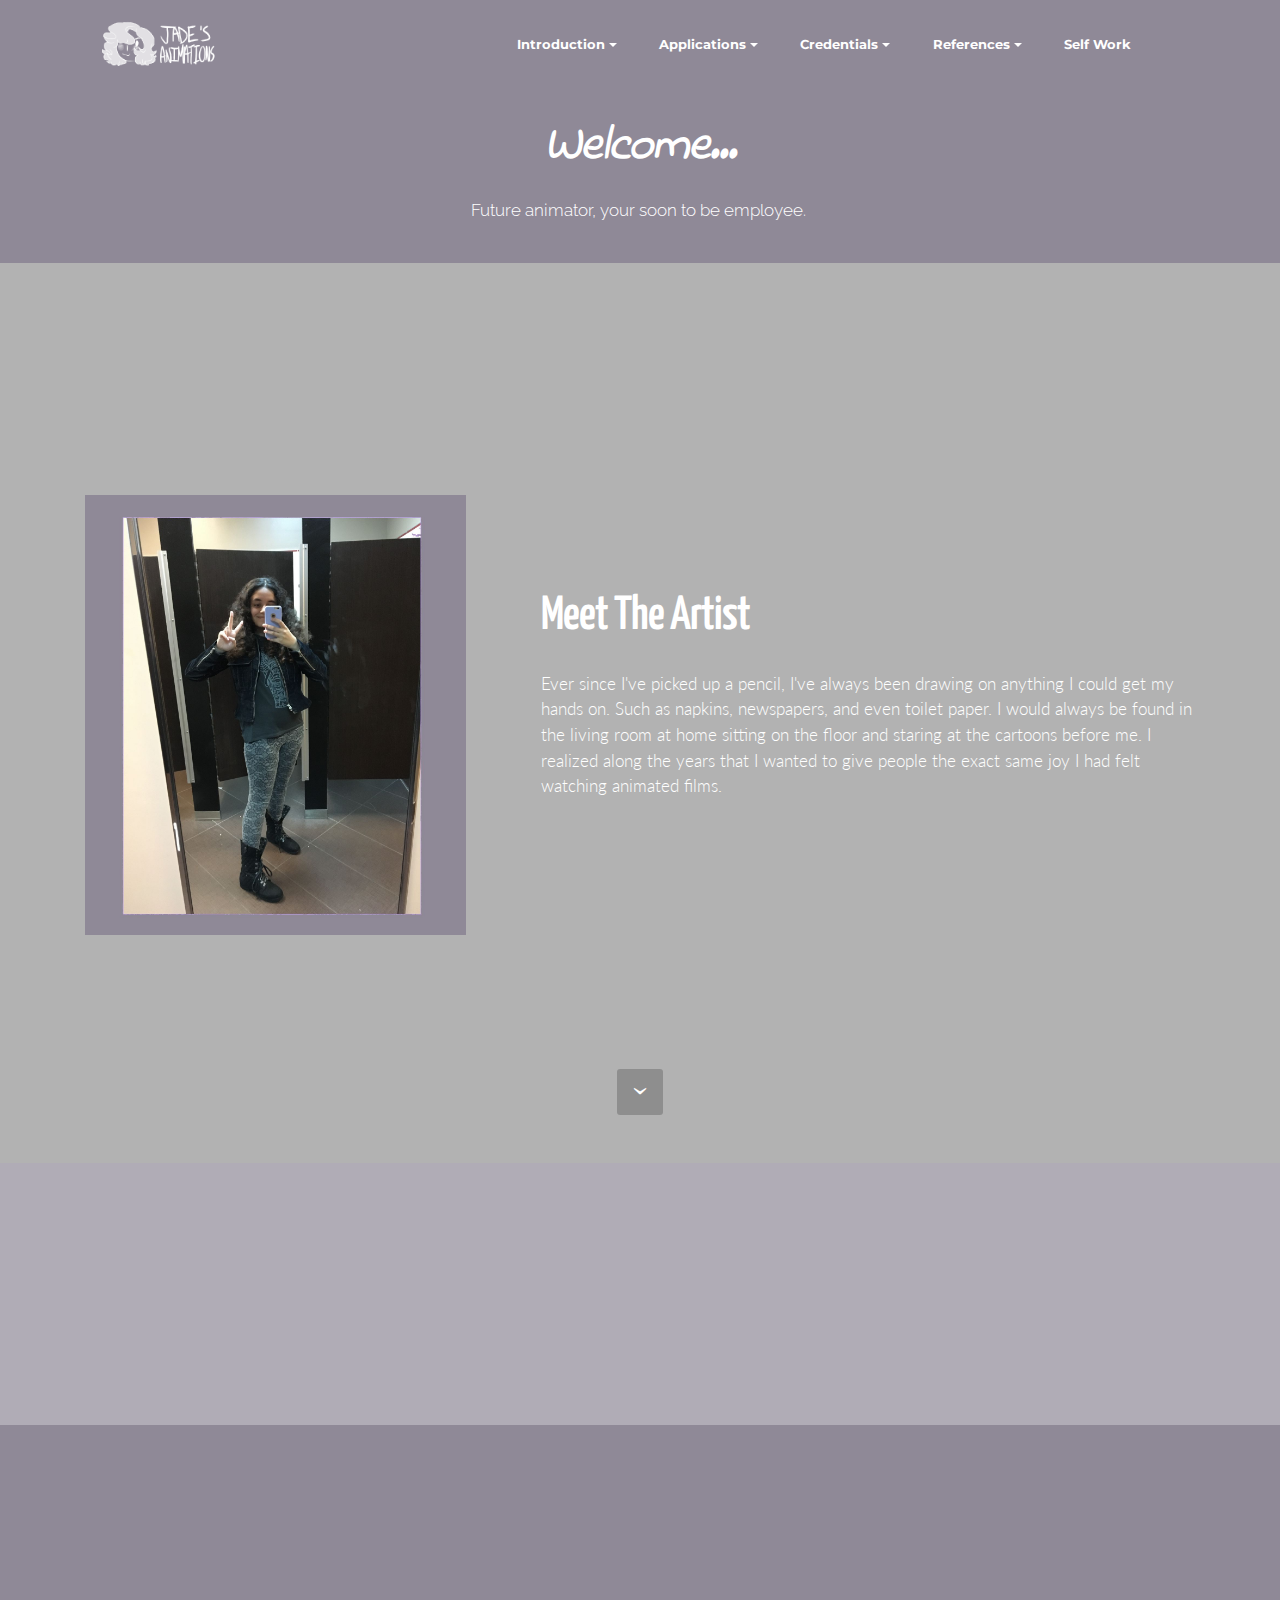
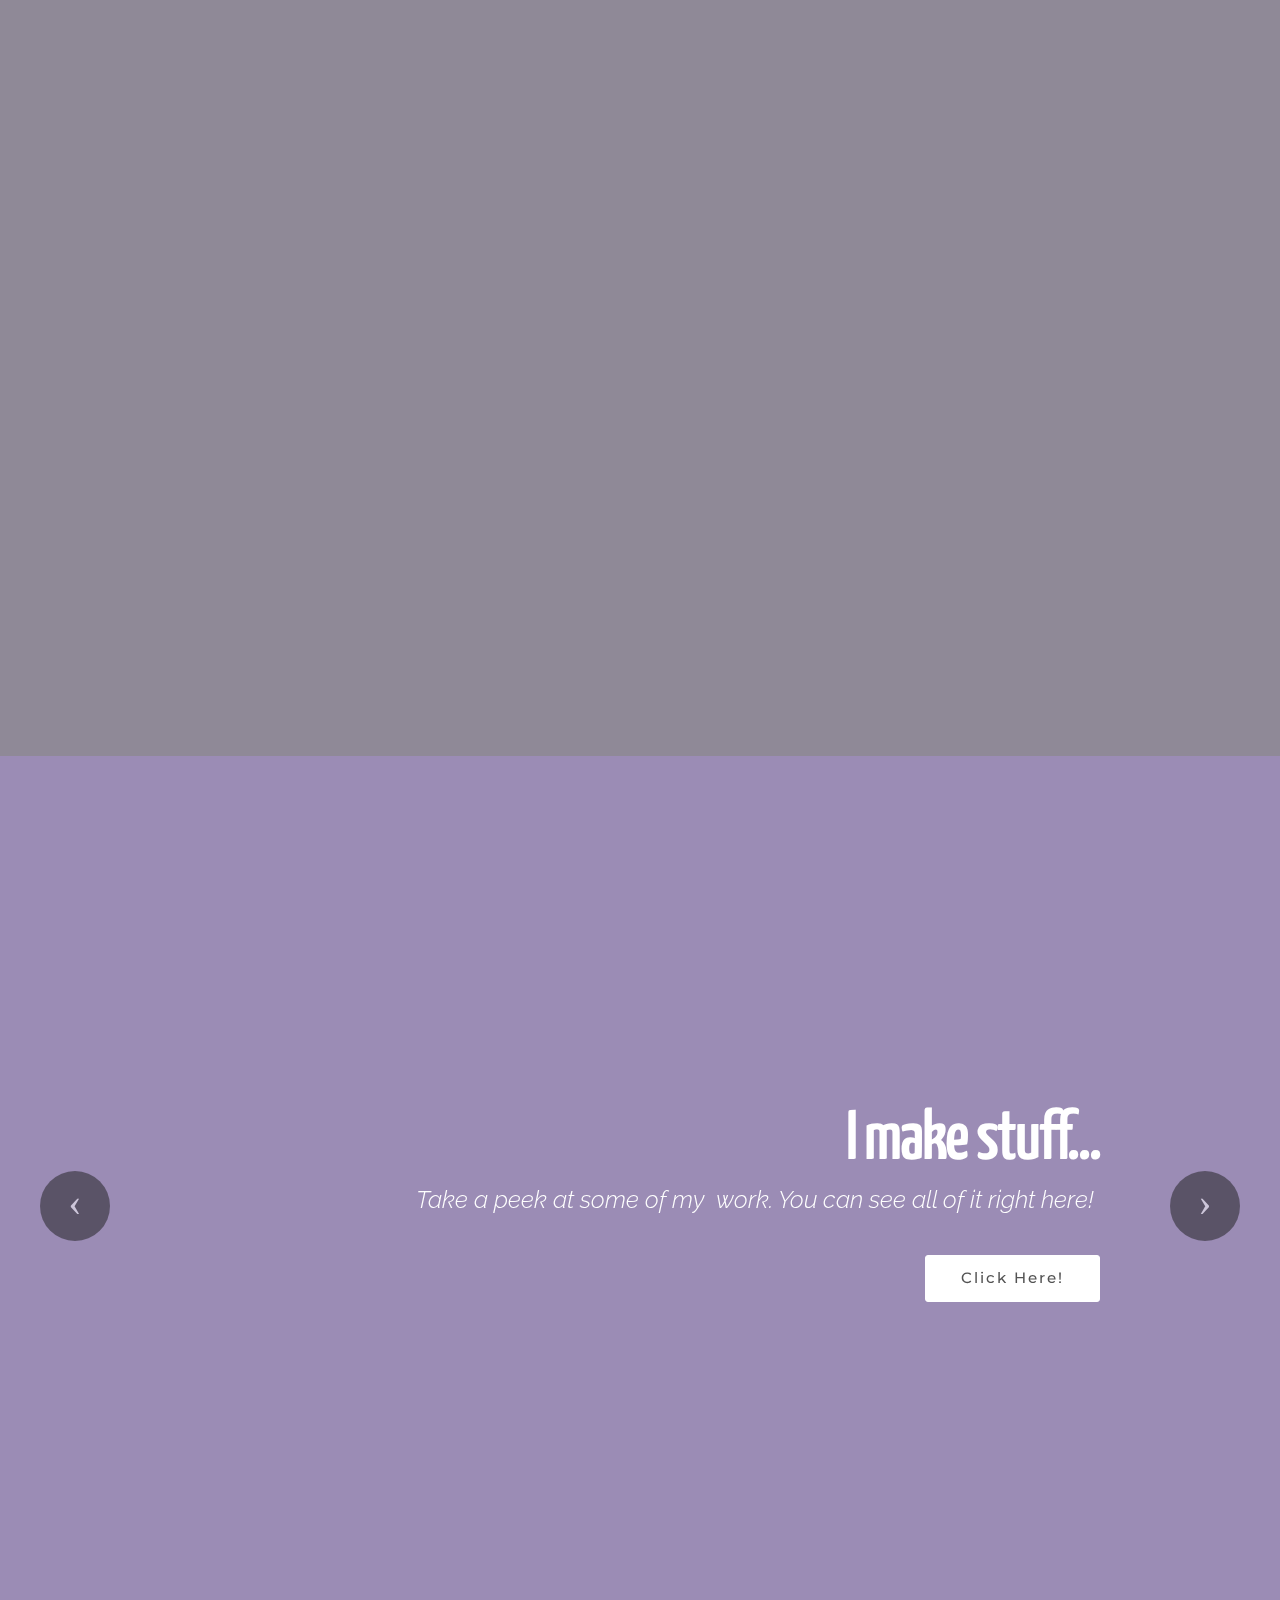
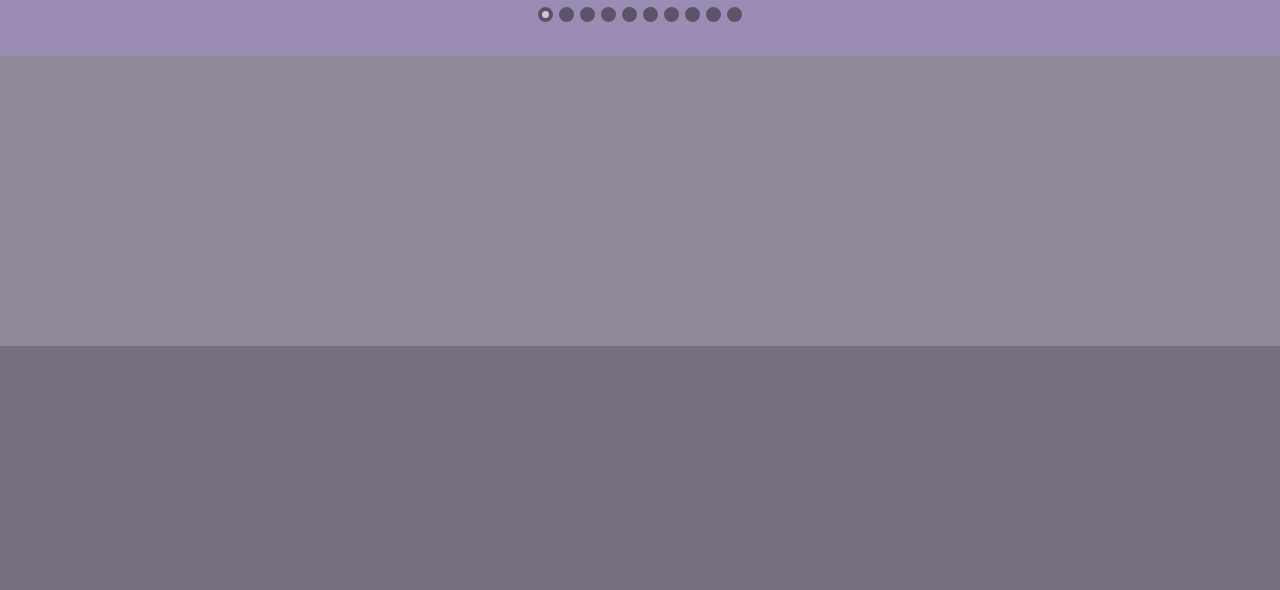
<file: introduction.html>
<!DOCTYPE html>
<html>
<head>
  <!-- Site made with Mobirise Website Builder v3.11.1, https://mobirise.com -->
  <meta charset="UTF-8">
  <meta http-equiv="X-UA-Compatible" content="IE=edge">
  <meta name="generator" content="Mobirise v3.11.1, mobirise.com">
  <meta name="viewport" content="width=device-width, initial-scale=1">
  <link rel="shortcut icon" href="assets/images/website-logo-copy-384x128.png" type="image/x-icon">
  <meta name="description" content="">
  
  <link rel="stylesheet" href="https://fonts.googleapis.com/css?family=Lora:400,700,400italic,700italic&amp;subset=latin">
  <link rel="stylesheet" href="https://fonts.googleapis.com/css?family=Montserrat:400,700">
  <link rel="stylesheet" href="https://fonts.googleapis.com/css?family=Raleway:100,100i,200,200i,300,300i,400,400i,500,500i,600,600i,700,700i,800,800i,900,900i">
  <link rel="stylesheet" href="assets/bootstrap-material-design-font/css/material.css">
  <link rel="stylesheet" href="assets/web/assets/mobirise-icons/mobirise-icons.css">
  <link rel="stylesheet" href="assets/et-line-font-plugin/style.css">
  <link rel="stylesheet" href="assets/tether/tether.min.css">
  <link rel="stylesheet" href="assets/bootstrap/css/bootstrap.min.css">
  <link rel="stylesheet" href="assets/dropdown/css/style.css">
  <link rel="stylesheet" href="assets/animate.css/animate.min.css">
  <link rel="stylesheet" href="assets/socicon/css/styles.css">
  <link rel="stylesheet" href="assets/theme/css/style.css">
  <link rel="stylesheet" href="assets/mobirise/css/mbr-additional.css" type="text/css">
  
  
  
</head>
<body>
<section id="ext_menu-0">

    <nav class="navbar navbar-dropdown bg-color transparent">
        <div class="container">

            <div class="mbr-table">
                <div class="mbr-table-cell">

                    <div class="navbar-brand">
                        <a href="https://mobirise.com" class="navbar-logo"><img src="assets/images/website-logo-copy-384x128.png" alt="Mobirise"></a>
                        <a class="navbar-caption text-white" href="https://mobirise.com"></a>
                    </div>

                </div>
                <div class="mbr-table-cell">

                    <button class="navbar-toggler pull-xs-right hidden-md-up" type="button" data-toggle="collapse" data-target="#exCollapsingNavbar">
                        <div class="hamburger-icon"></div>
                    </button>

                    <ul class="nav-dropdown collapse pull-xs-right nav navbar-nav navbar-toggleable-sm" id="exCollapsingNavbar"><li class="nav-item dropdown"><a class="nav-link link dropdown-toggle" href="introduction.html" data-toggle="dropdown-submenu" aria-expanded="false" target="_blank">Introduction</a><div class="dropdown-menu"><a class="dropdown-item" href="introduction.html">Biography<br></a></div></li><li class="nav-item dropdown"><a class="nav-link link dropdown-toggle" href="https://mobirise.com/" data-toggle="dropdown-submenu" aria-expanded="false">Applications</a><div class="dropdown-menu"><a class="dropdown-item" href="#"></a><a class="dropdown-item" href="adobephotoshop.html" target="_blank">Adobe Photoshop</a><a class="dropdown-item" href="#">Adobe Illustrator</a><a class="dropdown-item" href="page5.html">Adobe Premiere</a><a class="dropdown-item" href="#">Adobe Audition</a><div class="dropdown"><a class="dropdown-item dropdown-toggle" href="#" data-toggle="dropdown-submenu">Microsoft Word</a><div class="dropdown-menu dropdown-submenu"><a class="dropdown-item" href="#">DiscussIT 6</a></div></div><a class="dropdown-item" href="#">Microsoft PowerPoint</a><a class="dropdown-item" href="#">123D</a></div></li><li class="nav-item dropdown"><a class="nav-link link dropdown-toggle" href="https://mobirise.com/" data-toggle="dropdown-submenu" aria-expanded="false">Credentials</a><div class="dropdown-menu"><a class="dropdown-item" href="#">Industry Certified PS</a><a class="dropdown-item" href="#">Industry Certified AI</a><a class="dropdown-item" href="#">Industry Certified AP</a><a class="dropdown-item" href="#">Industry Certified AA</a><a class="dropdown-item" href="#">Industry Certified DW</a><a class="dropdown-item" href="#">&nbsp;Transcript</a><a class="dropdown-item" href="#">Resume</a></div></li><li class="nav-item dropdown"><a class="nav-link link dropdown-toggle" href="https://mobirise.com/" aria-expanded="false" data-toggle="dropdown-submenu">References</a><div class="dropdown-menu"><a class="dropdown-item" href="#">Mr. Pate</a><a class="dropdown-item" href="#">AP Teacher</a><a class="dropdown-item" href="#">Community Member</a><a class="dropdown-item" href="#">Family Member</a></div></li><li class="nav-item"><a class="nav-link link" href="personalart.html" aria-expanded="false" target="_blank">Self Work</a></li><li class="nav-item"><a class="nav-link link" href="https://mobirise.com/"></a></li></ul>
                    <button hidden="" class="navbar-toggler navbar-close" type="button" data-toggle="collapse" data-target="#exCollapsingNavbar">
                        <div class="close-icon"></div>
                    </button>

                </div>
            </div>

        </div>
    </nav>

</section>

<section class="engine"><a rel="external" href="https://mobirise.com">Site Generator</a></section><section class="mbr-section article mbr-after-navbar" id="msg-box8-2" style="background-color: rgb(143, 137, 151); padding-top: 120px; padding-bottom: 40px;">

    
    <div class="container">
        <div class="row">
            <div class="col-md-8 col-md-offset-2 text-xs-center">
                <h3 class="mbr-section-title display-2"><em>Welcome...</em></h3>
                <div class="lead"><p>Future animator, your soon to be employee.&nbsp;</p></div>
                
            </div>
        </div>
    </div>

</section>

<section class="mbr-section mbr-section-hero mbr-section-full header2 mbr-parallax-background" id="header2-8">

    <div class="mbr-overlay" style="opacity: 0.3; background-color: rgb(0, 0, 0);">
    </div>

    <div class="mbr-table mbr-table-full">
        <div class="mbr-table-cell">

            <div class="container">
                <div class="mbr-section row">
                    <div class="mbr-table-md-up">
                        
                        <div class="mbr-table-cell mbr-right-padding-md-up mbr-valign-top col-md-7 image-size" style="width: 40%;">
                            <div class="mbr-figure"><a href="#top"><img src="assets/images/img-1-1400x1616.jpg"></a></div>
                        </div>
                        <div class="mbr-table-cell col-md-5 text-xs-center text-md-left content-size">

                            <h3 class="mbr-section-title display-2">Meet The Artist</h3>

                            <div class="mbr-section-text lead">
                                <p>Ever since I've picked up a pencil, I've always been drawing on anything I could get my hands on. Such as napkins, newspapers, and even toilet paper. I would always be found in the living room at home sitting on the floor and staring at the cartoons before me. I realized along the years that I wanted to give people the exact same joy I had felt watching animated films.</p>
                            </div>

                            

                        </div>

                        
                        

                    </div>
                </div>
            </div>

        </div>
    </div>

    <div class="mbr-arrow mbr-arrow-floating hidden-sm-down" aria-hidden="true"><a href="#msg-box8-1m"><i class="mbr-arrow-icon"></i></a></div>

</section>

<section class="mbr-section article" id="msg-box8-1m" data-bg-video="https://www.youtube.com/embed/ezi0KJTowt4?rel=0&amp;amp;showinfo=0&amp;autoplay=0&amp;loop=0" style="padding-top: 80px; padding-bottom: 40px;">

    <div class="mbr-overlay" style="opacity: 0.7; background-color: rgb(143, 137, 151);">
    </div>
    <div class="container">
        <div class="row">
            <div class="col-md-8 col-md-offset-2 text-xs-center">
                <h3 class="mbr-section-title display-2">Intro. Film</h3>
                
                <div><a class="btn btn-primary" href="https://mobirise.com">Take a Look!</a></div>
            </div>
        </div>
    </div>

</section>

<section class="mbr-section mbr-section__container article" id="header3-4" style="background-color: rgb(143, 137, 151); padding-top: 20px; padding-bottom: 20px;">
    <div class="container">
        <div class="row">
            <div class="col-xs-12">
                <h3 class="mbr-section-title display-2">Five Main Goals....</h3>
                <small class="mbr-section-subtitle">Future Plans For Employment</small>
            </div>
        </div>
    </div>
</section>

<section class="mbr-cards mbr-section mbr-section-nopadding" id="features4-3" style="background-color: rgb(143, 137, 151);">

    

    <div class="mbr-cards-row row">
        <div class="mbr-cards-col col-xs-12 col-lg-4" style="padding-top: 40px; padding-bottom: 40px;">
            <div class="container">
                <div class="card cart-block">
                    <div class="card-img iconbox"><a href="https://mobirise.com" class="mbri-website-theme mbr-iconfont mbr-iconfont-features4" style="color: rgb(255, 255, 255);"></a></div>
                    <div class="card-block">
                        <h4 class="card-title">Animator&nbsp;</h4>
                        <h5 class="card-subtitle">Main Goal</h5>
                        <p class="card-text">I mainly wish to go for this job because I find it fascinating how much work is put into each step of the process of bringing art to life, and being able to create a story that way.</p>
                        
                    </div>
                </div>
            </div>
        </div>
        <div class="mbr-cards-col col-xs-12 col-lg-4" style="padding-top: 40px; padding-bottom: 40px;">
            <div class="container">
                <div class="card cart-block">
                    <div class="card-img iconbox"><a href="https://mobirise.com" class="mbri-help mbr-iconfont mbr-iconfont-features4" style="color: rgb(255, 255, 255);"></a></div>
                    <div class="card-block">
                        <h4 class="card-title">Comic Book Artist</h4>
                        <h5 class="card-subtitle">Second Most Important Goal</h5>
                        <p class="card-text">My main inspiration along the years when it comes to art is consisting of reading comics whenever I could get the chance. It amazed me how comics would be made with a set of people at a time, and how much recognition some characters in an industry like that were able to be represented in the media.&nbsp;</p>
                        
                    </div>
                </div>
          </div>
        </div>
        <div class="mbr-cards-col col-xs-12 col-lg-4" style="padding-top: 40px; padding-bottom: 40px;">
            <div class="container">
                <div class="card cart-block">
                    <div class="card-img iconbox"><a href="https://mobirise.com" class="etl-icon icon-desktop mbr-iconfont mbr-iconfont-features4" style="color: rgb(255, 255, 255);"></a></div>
                    <div class="card-block">
                        <h4 class="card-title">Video Game Artist</h4>
                        <h5 class="card-subtitle">Third Most Important Goal</h5>
                        <p class="card-text">Video games nowadays whether they're 2D or 3D are worked on for about a year and have multiple sets of teams all focused on one main goal. I would like to be a part of a company like this in a way that when it comes to designing characters and landscapes and how the overall game looks in terms of design.</p>
                        
                    </div>
                </div>
            </div>
        </div>
        
        
        
    </div>
</section>

<section class="mbr-cards mbr-section mbr-section-nopadding" id="features7-1k" style="background-color: rgb(143, 137, 151);">

    

    <div class="mbr-cards-row row">
        <div class="mbr-cards-col col-xs-12 col-lg-6" style="padding-top: 40px; padding-bottom: 40px;">
            <div class="container">
                <div class="card cart-block">
                    <div class="card-img iconbox"><a href="https://mobirise.com" class="mbri-cust-feedback mbr-iconfont mbr-iconfont-features7" style="color: rgb(255, 255, 255);"></a></div>
                    <div class="card-block">
                        <h4 class="card-title">Storyboard Artist</h4>
                        
                        <p class="card-text">While storyboarding isn't as expressive as the actual animation itself,<br>I feel that drawing different panels can show just as much life as it can with ever single<br>movement animated.&nbsp;</p>
                        
                    </div>
                </div>
            </div>
        </div>
        <div class="mbr-cards-col col-xs-12 col-lg-6" style="padding-top: 40px; padding-bottom: 40px;">
            <div class="container">
                <div class="card cart-block">
                    <div class="card-img iconbox"><a href="https://mobirise.com" class="mbri-edit mbr-iconfont mbr-iconfont-features7" style="color: rgb(255, 255, 255);"></a></div>
                    <div class="card-block">
                        <h4 class="card-title">Illustrator</h4>
                        
                        <p class="card-text">As much as I love to tell stories through art, I<br> wouldn't mind recreating somebody else's with art.<br><br></p>
                        
                    </div>
                </div>
          </div>
        </div>
        
        
        
        
    </div>
</section>

<section class="mbr-slider mbr-section mbr-section__container carousel slide mbr-section-nopadding" data-ride="carousel" data-keyboard="false" data-wrap="true" data-pause="false" data-interval="5000" id="slider3-9">
    <div>
        <div>
            <div>
                <ol class="carousel-indicators">
                    <li data-app-prevent-settings="" data-target="#slider3-9" class="active" data-slide-to="0"></li><li data-app-prevent-settings="" data-target="#slider3-9" data-slide-to="1"></li><li data-app-prevent-settings="" data-target="#slider3-9" data-slide-to="2"></li><li data-app-prevent-settings="" data-target="#slider3-9" data-slide-to="3"></li><li data-app-prevent-settings="" data-target="#slider3-9" data-slide-to="4"></li><li data-app-prevent-settings="" data-target="#slider3-9" data-slide-to="5"></li><li data-app-prevent-settings="" data-target="#slider3-9" data-slide-to="6"></li><li data-app-prevent-settings="" data-target="#slider3-9" data-slide-to="7"></li><li data-app-prevent-settings="" data-target="#slider3-9" data-slide-to="8"></li><li data-app-prevent-settings="" data-target="#slider3-9" data-slide-to="9"></li>
                </ol>
                <div class="carousel-inner" role="listbox">
                    <div class="mbr-section mbr-section-hero carousel-item dark center mbr-section-full active" data-bg-video-slide="false">
                        <div class="mbr-table-cell">
                            <div class="mbr-overlay" style="opacity: 0.7; background-color: rgb(113, 91, 150);"></div>
                            <div class="container-slide container">
                                
                                <div class="row">
                                    <div class="col-md-8 col-md-offset-3 text-xs-right">
                                        <h2 class="mbr-section-title display-1">I make stuff...</h2>
                                        <p class="mbr-section-lead lead">Take a peek at some of my &nbsp;work. You can see all of it right here!&nbsp;</p>

                                        <div class="mbr-section-btn"><a class="btn btn-lg btn-white" href="Adobe Photoshop">Click Here!</a>  </div>
                                    </div>
                                </div>
                            </div>
                        </div>
                    </div><div class="mbr-section mbr-section-hero carousel-item dark center mbr-section-full" data-bg-video-slide="false">
                        <div class="mbr-table-cell">
                            <div class="mbr-overlay" style="opacity: 0.7; background-color: rgb(113, 91, 150);"></div>
                            <div class="container-slide container">
                                
                                <div class="row">
                                    <div class="col-md-8 col-md-offset-3 text-xs-right">
                                        
                                        

                                        
                                    </div>
                                </div>
                            </div>
                        </div>
                    </div><div class="mbr-section mbr-section-hero carousel-item dark center mbr-section-full" data-bg-video-slide="false">
                        <div class="mbr-table-cell">
                            <div class="mbr-overlay" style="background-color: rgb(113, 91, 150);"></div>
                            <div class="container-slide container">
                                
                                <div class="row">
                                    <div class="col-md-8 col-md-offset-3 text-xs-right">
                                        
                                        

                                        
                                    </div>
                                </div>
                            </div>
                        </div>
                    </div><div class="mbr-section mbr-section-hero carousel-item dark center mbr-section-full" data-bg-video-slide="false">
                        <div class="mbr-table-cell">
                            <div class="mbr-overlay" style="background-color: rgb(113, 91, 150);"></div>
                            <div class="container-slide container">
                                
                                <div class="row">
                                    <div class="col-md-8 col-md-offset-3 text-xs-right">
                                        
                                        

                                        
                                    </div>
                                </div>
                            </div>
                        </div>
                    </div><div class="mbr-section mbr-section-hero carousel-item dark center mbr-section-full" data-bg-video-slide="false">
                        <div class="mbr-table-cell">
                            <div class="mbr-overlay" style="background-color: rgb(113, 91, 150);"></div>
                            <div class="container-slide container">
                                
                                <div class="row">
                                    <div class="col-md-8 col-md-offset-3 text-xs-right">
                                        
                                        

                                        
                                    </div>
                                </div>
                            </div>
                        </div>
                    </div><div class="mbr-section mbr-section-hero carousel-item dark center mbr-section-full" data-bg-video-slide="false">
                        <div class="mbr-table-cell">
                            <div class="mbr-overlay" style="background-color: rgb(113, 91, 150);"></div>
                            <div class="container-slide container">
                                
                                <div class="row">
                                    <div class="col-md-8 col-md-offset-1">
                                        
                                        

                                        
                                    </div>
                                </div>
                            </div>
                        </div>
                    </div><div class="mbr-section mbr-section-hero carousel-item dark center mbr-section-full" data-bg-video-slide="false">
                        <div class="mbr-table-cell">
                            <div class="mbr-overlay" style="background-color: rgb(113, 91, 150);"></div>
                            <div class="container-slide container">
                                
                                <div class="row">
                                    <div class="col-md-8 col-md-offset-3 text-xs-right">
                                        
                                        

                                        
                                    </div>
                                </div>
                            </div>
                        </div>
                    </div><div class="mbr-section mbr-section-hero carousel-item dark center mbr-section-full" data-bg-video-slide="false">
                        <div class="mbr-table-cell">
                            <div class="mbr-overlay" style="background-color: rgb(113, 91, 150);"></div>
                            <div class="container-slide container">
                                
                                <div class="row">
                                    <div class="col-md-8 col-md-offset-3 text-xs-right">
                                        
                                        

                                        
                                    </div>
                                </div>
                            </div>
                        </div>
                    </div><div class="mbr-section mbr-section-hero carousel-item dark center mbr-section-full" data-bg-video-slide="false">
                        <div class="mbr-table-cell">
                            <div class="mbr-overlay" style="background-color: rgb(113, 91, 150);"></div>
                            <div class="container-slide container">
                                
                                <div class="row">
                                    <div class="col-md-8 col-md-offset-3 text-xs-right">
                                        
                                        

                                        
                                    </div>
                                </div>
                            </div>
                        </div>
                    </div><div class="mbr-section mbr-section-hero carousel-item dark center mbr-section-full" data-bg-video-slide="false">
                        <div class="mbr-table-cell">
                            <div class="mbr-overlay" style="opacity: 0.7; background-color: rgb(113, 91, 150);"></div>
                            <div class="container-slide container">
                                
                                <div class="row">
                                    <div class="col-md-8 col-md-offset-3 text-xs-right">
                                        
                                        

                                        
                                    </div>
                                </div>
                            </div>
                        </div>
                    </div>
                </div>

                <a data-app-prevent-settings="" class="left carousel-control" role="button" data-slide="prev" href="#slider3-9">
                    <span class="icon-prev" aria-hidden="true"></span>
                    <span class="sr-only">Previous</span>
                </a>
                <a data-app-prevent-settings="" class="right carousel-control" role="button" data-slide="next" href="#slider3-9">
                    <span class="icon-next" aria-hidden="true"></span>
                    <span class="sr-only">Next</span>
                </a>
            </div>
        </div>
    </div>
</section>

<section class="mbr-section article mbr-section__container" id="content2-s" style="background-color: rgb(143, 137, 151); padding-top: 20px; padding-bottom: 20px;">

    <div class="container">
        <div class="row">
            <div class="col-xs-12 lead"><blockquote><p><font face="Lora, serif"><span style="line-height: 26px;"><em>&nbsp; &nbsp; &nbsp; "You've got to make a statement. You've got to look inside yourself and say: What am I willing to put up with today?"</em></span></font></p><p><span style="line-height: 26px;">-Arin Hanson</span></p></blockquote></div>
        </div>
    </div>

</section>

<section class="mbr-section mbr-section-md-padding" id="social-buttons4-1n" style="background-color: rgb(143, 137, 151); padding-top: 30px; padding-bottom: 30px;">
    
    <div class="container">
        <div class="row">
            <div class="col-md-8 col-md-offset-2 text-xs-center">
                <h3 class="mbr-section-title display-2">Other Forms of Media...</h3>
                <div>   <a class="btn btn-social" title="YouTube" target="_blank" href="https://www.youtube.com/channel/UCt_tncVAetpK5JeM8L-8jyw"><i class="socicon socicon-youtube"></i></a>       </div>
            </div>
        </div>
    </div>
</section>

<section class="mbr-section mbr-section-md-padding mbr-footer footer1" id="contacts1-7" style="background-color: rgb(118, 111, 128); padding-top: 60px; padding-bottom: 30px;">
    
    <div class="container">
        <div class="row">
            <div class="mbr-footer-content col-xs-12 col-md-3">
                <div><img src="assets/images/website-logo-copy-128x42.png"></div>
            </div>
            <div class="mbr-footer-content col-xs-12 col-md-3">
                <p><strong>Address</strong><br>15015 SW 24th St, Miami,<br> FL 33185
1<br></p>
            </div>
            <div class="mbr-footer-content col-xs-12 col-md-3">
                <p><strong>Contacts</strong><br>
Email: jblanco@miamiartsstudio.com<br>
Phone: 754-244-3848<br><br></p>
            </div>
            <div class="mbr-footer-content col-xs-12 col-md-3">
                <p><br><br></p>
            </div>

        </div>
    </div>
</section>


  <script src="assets/web/assets/jquery/jquery.min.js"></script>
  <script src="assets/tether/tether.min.js"></script>
  <script src="assets/bootstrap/js/bootstrap.min.js"></script>
  <script src="assets/smooth-scroll/SmoothScroll.js"></script>
  <script src="assets/dropdown/js/script.min.js"></script>
  <script src="assets/touchSwipe/jquery.touchSwipe.min.js"></script>
  <script src="assets/viewportChecker/jquery.viewportchecker.js"></script>
  <script src="assets/jarallax/jarallax.js"></script>
  <script src="assets/jquery-mb-ytplayer/jquery.mb.YTPlayer.min.js"></script>
  <script src="assets/bootstrap-carousel-swipe/bootstrap-carousel-swipe.js"></script>
  <script src="assets/theme/js/script.js"></script>
  
  
  <input name="animation" type="hidden">
  </body>
</html>
</file>
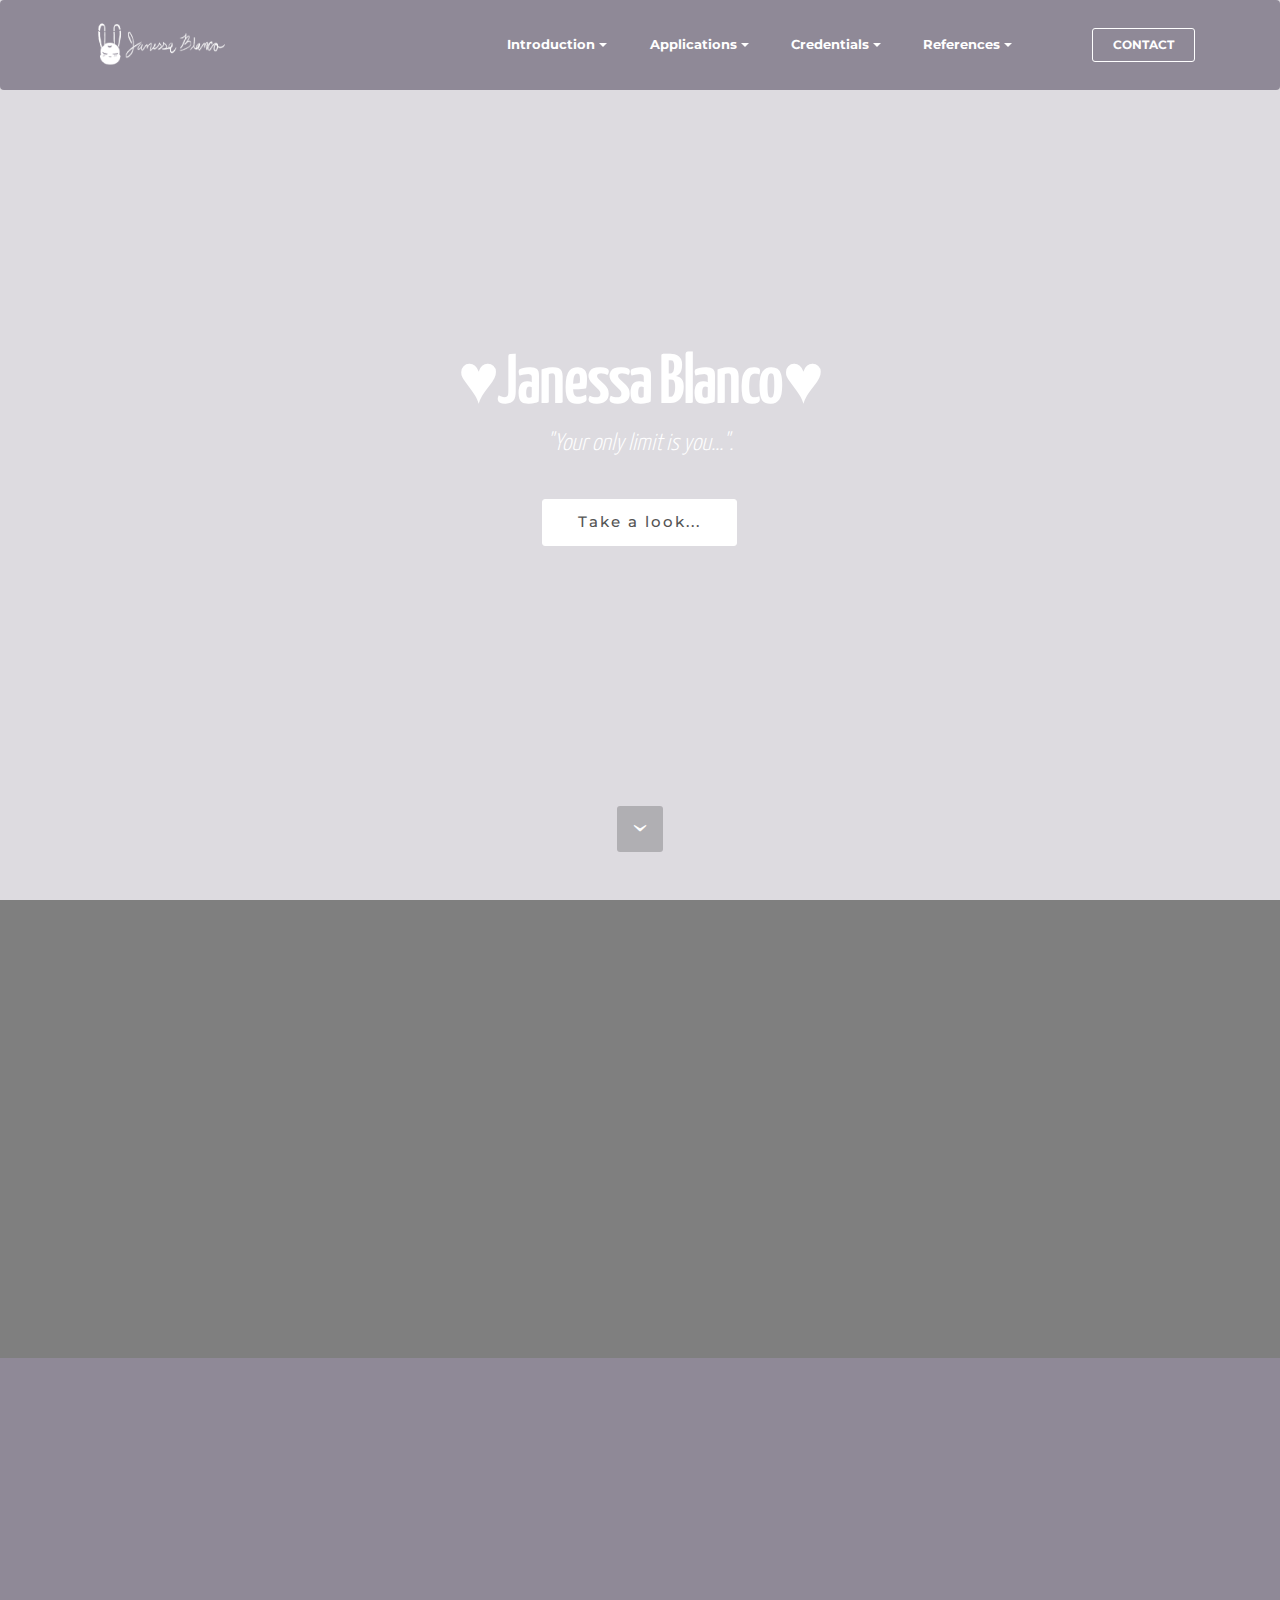
<file: landingpage.html>
<!DOCTYPE html>
<html>
<head>
  <!-- Site made with Mobirise Website Builder v3.11.1, https://mobirise.com -->
  <meta charset="UTF-8">
  <meta http-equiv="X-UA-Compatible" content="IE=edge">
  <meta name="generator" content="Mobirise v3.11.1, mobirise.com">
  <meta name="viewport" content="width=device-width, initial-scale=1">
  <link rel="shortcut icon" href="assets/images/website-logo-384x128.png" type="image/x-icon">
  <meta name="description" content="Web Builder Description">
  <title>Web Builder Title</title>
  <link rel="stylesheet" href="https://fonts.googleapis.com/css?family=Lora:400,700,400italic,700italic&amp;subset=latin">
  <link rel="stylesheet" href="https://fonts.googleapis.com/css?family=Montserrat:400,700">
  <link rel="stylesheet" href="https://fonts.googleapis.com/css?family=Raleway:100,100i,200,200i,300,300i,400,400i,500,500i,600,600i,700,700i,800,800i,900,900i">
  <link rel="stylesheet" href="assets/bootstrap-material-design-font/css/material.css">
  <link rel="stylesheet" href="assets/web/assets/mobirise-icons/mobirise-icons.css">
  <link rel="stylesheet" href="assets/et-line-font-plugin/style.css">
  <link rel="stylesheet" href="assets/tether/tether.min.css">
  <link rel="stylesheet" href="assets/bootstrap/css/bootstrap.min.css">
  <link rel="stylesheet" href="assets/dropdown/css/style.css">
  <link rel="stylesheet" href="assets/animate.css/animate.min.css">
  <link rel="stylesheet" href="assets/theme/css/style.css">
  <link rel="stylesheet" href="assets/mobirise/css/mbr-additional.css" type="text/css">
  
  
  
</head>
<body>
<section id="ext_menu-11">

    <nav class="navbar navbar-dropdown">
        <div class="container">

            <div class="mbr-table">
                <div class="mbr-table-cell">

                    <div class="navbar-brand">
                        <a href="https://mobirise.com" class="navbar-logo"><img src="assets/images/website-logo-384x128.png" alt="Mobirise"></a>
                        <a class="navbar-caption text-white" href="https://mobirise.com"></a>
                    </div>

                </div>
                <div class="mbr-table-cell">

                    <button class="navbar-toggler pull-xs-right hidden-md-up" type="button" data-toggle="collapse" data-target="#exCollapsingNavbar">
                        <div class="hamburger-icon"></div>
                    </button>

                    <ul class="nav-dropdown collapse pull-xs-right nav navbar-nav navbar-toggleable-sm" id="exCollapsingNavbar"><li class="nav-item dropdown"><a class="nav-link link dropdown-toggle" href="introduction.html" data-toggle="dropdown-submenu" aria-expanded="false">Introduction</a><div class="dropdown-menu"><a class="dropdown-item" href="introduction.html">Biography<br></a></div></li><li class="nav-item dropdown"><a class="nav-link link dropdown-toggle" href="https://mobirise.com/" data-toggle="dropdown-submenu" aria-expanded="false">Applications</a><div class="dropdown-menu"><a class="dropdown-item" href="#"></a><a class="dropdown-item" href="Adobe Photoshop" target="_blank">Adobe Photoshop</a><a class="dropdown-item" href="#">Adobe Illustrator</a><a class="dropdown-item" href="#">Adobe Premiere</a><a class="dropdown-item" href="#">Adobe Audition</a><div class="dropdown"><a class="dropdown-item dropdown-toggle" href="#" data-toggle="dropdown-submenu">Microsoft Word</a><div class="dropdown-menu dropdown-submenu"><a class="dropdown-item" href="#">DiscussIT 6</a></div></div><a class="dropdown-item" href="#">Microsoft PowerPoint</a><a class="dropdown-item" href="#">123D</a></div></li><li class="nav-item dropdown"><a class="nav-link link dropdown-toggle" href="https://mobirise.com/" data-toggle="dropdown-submenu" aria-expanded="false">Credentials</a><div class="dropdown-menu"><a class="dropdown-item" href="#">Industry Certified PS</a><a class="dropdown-item" href="#">Industry Certified AI</a><a class="dropdown-item" href="#">Industry Certified AP</a><a class="dropdown-item" href="#">Industry Certified AA</a><a class="dropdown-item" href="#">Industry Certified DW</a><a class="dropdown-item" href="#">&nbsp;Transcript</a></div></li><li class="nav-item dropdown"><a class="nav-link link dropdown-toggle" href="https://mobirise.com/" aria-expanded="false" data-toggle="dropdown-submenu">References</a><div class="dropdown-menu"><a class="dropdown-item" href="#">Mr. Pate</a><a class="dropdown-item" href="#">AP Teacher</a><a class="dropdown-item" href="#">Community Member</a><a class="dropdown-item" href="#">Family Member</a></div></li><li class="nav-item"><a class="nav-link link" href="https://mobirise.com/"></a></li><li class="nav-item nav-btn"><a class="nav-link btn btn-white btn-white-outline" href="Contact">CONTACT<br></a></li></ul>
                    <button hidden="" class="navbar-toggler navbar-close" type="button" data-toggle="collapse" data-target="#exCollapsingNavbar">
                        <div class="close-icon"></div>
                    </button>

                </div>
            </div>

        </div>
    </nav>

</section>

<section class="engine"><a rel="external" href="https://mobirise.com">https://mobirise.com/</a></section><section class="mbr-section mbr-section-hero mbr-section-full mbr-parallax-background mbr-section-with-arrow mbr-after-navbar" id="header1-1b">

    <div class="mbr-overlay" style="opacity: 0.3; background-color: rgb(143, 137, 151);"></div>

    <div class="mbr-table-cell">

        <div class="container">
            <div class="row">
                <div class="mbr-section col-md-10 col-md-offset-1 text-xs-center">

                    <h1 class="mbr-section-title display-1">♥Janessa Blanco♥</h1>
                    <p class="mbr-section-lead lead">"Your only limit is you...".</p>
                    <div class="mbr-section-btn"><a class="btn btn-lg btn-white" href="https://mobirise.com">Take a look...</a> </div>
                </div>
            </div>
        </div>
    </div>

    <div class="mbr-arrow mbr-arrow-floating" aria-hidden="true"><a href="#content8-1d"><i class="mbr-arrow-icon"></i></a></div>

</section>

<section class="mbr-section" id="content8-1d" data-bg-video="https://www.youtube.com/watch?v=uNCr7NdOJgw" style="padding-top: 120px; padding-bottom: 120px;">

    <div class="mbr-overlay" style="opacity: 0.5; background-color: rgb(0, 0, 0);">
    </div>

    <div class="container">
        <h3 class="mbr-section-title display-2">BACKGROUND VIDEO</h3>
        <div class="lead"><p>Make your own website in a few clicks! Mobirise helps you cut down development time by providing you with a flexible website editor with a drag and drop interface. MobiRise Website Builder creates responsive, retina and mobile friendly websites in a few clicks. Mobirise is one of the easiest website development tools available today. It also gives you the freedom to develop as many websites as you like given the fact that it is a desktop app.</p></div>
    </div>

</section>

<section class="mbr-cards mbr-section mbr-section-nopadding" id="features4-1e" style="background-color: rgb(143, 137, 151);">

    

    <div class="mbr-cards-row row">
        <div class="mbr-cards-col col-xs-12 col-lg-4" style="padding-top: 80px; padding-bottom: 80px;">
            <div class="container">
                <div class="card cart-block">
                    <div class="card-img iconbox"><a href="https://mobirise.com" class="mbri-website-theme mbr-iconfont mbr-iconfont-features4" style="color: rgb(255, 255, 255);"></a></div>
                    <div class="card-block">
                        <h4 class="card-title">Animator&nbsp;</h4>
                        <h5 class="card-subtitle">Main Goal</h5>
                        <p class="card-text">I mainly wish to go for this job because I find it fascinating how much work is put into each step of the process of bringing art to life, and being able to create a story that way.</p>
                        
                    </div>
                </div>
            </div>
        </div>
        <div class="mbr-cards-col col-xs-12 col-lg-4" style="padding-top: 80px; padding-bottom: 80px;">
            <div class="container">
                <div class="card cart-block">
                    <div class="card-img iconbox"><a href="https://mobirise.com" class="mbri-help mbr-iconfont mbr-iconfont-features4" style="color: rgb(255, 255, 255);"></a></div>
                    <div class="card-block">
                        <h4 class="card-title">Comic Book Artist</h4>
                        <h5 class="card-subtitle">Second Most Important Goal</h5>
                        <p class="card-text">My main inspiration along the years when it comes to art is consisting of reading comics whenever I could get the chance. It amazed me how comics would be made with a set of people at a time, and how much recognition some characters in an industry like that were able to be represented in the media.&nbsp;</p>
                        
                    </div>
                </div>
          </div>
        </div>
        <div class="mbr-cards-col col-xs-12 col-lg-4" style="padding-top: 80px; padding-bottom: 80px;">
            <div class="container">
                <div class="card cart-block">
                    <div class="card-img iconbox"><a href="https://mobirise.com" class="etl-icon icon-desktop mbr-iconfont mbr-iconfont-features4" style="color: rgb(255, 255, 255);"></a></div>
                    <div class="card-block">
                        <h4 class="card-title">Video Game Artist</h4>
                        <h5 class="card-subtitle">Third Most Important Goal</h5>
                        <p class="card-text">Video games nowadays whether they're 2D or 3D are worked on for about a year and have multiple sets of teams all focused on one main goal. I would like to be a part of a company like this in a way that when it comes to designing characters and landscapes and how the overall game looks in terms of design.</p>
                        
                    </div>
                </div>
            </div>
        </div>
        
        
        
    </div>
</section>

<section class="mbr-section mbr-section__container article" id="header3-1f" style="background-color: rgb(143, 137, 151); padding-top: 20px; padding-bottom: 20px;">
    <div class="container">
        <div class="row">
            <div class="col-xs-12">
                <h3 class="mbr-section-title display-2">Some of my work.....</h3>
                <small class="mbr-section-subtitle">By John Smith posted July 20, 2016</small>
            </div>
        </div>
    </div>
</section>

<section class="mbr-cards mbr-section mbr-section-nopadding" id="features3-1c" style="background-color: rgb(143, 137, 151);">

    

    <div class="mbr-cards-row row">
        <div class="mbr-cards-col col-xs-12 col-lg-3" style="padding-top: 0px; padding-bottom: 0px;">
            <div class="container">
              <div class="card cart-block">
                  <div class="card-img"><img src="assets/images/janessa-blanco-record-600x1114.jpg" class="card-img-top"></div>
                  
                </div>
            </div>
        </div>
        <div class="mbr-cards-col col-xs-12 col-lg-3" style="padding-top: 0px; padding-bottom: 0px;">
            <div class="container">
                <div class="card cart-block">
                    <div class="card-img"><img src="assets/images/final-build-600x428.jpg" class="card-img-top"></div>
                    
                </div>
            </div>
        </div>
        <div class="mbr-cards-col col-xs-12 col-lg-3" style="padding-top: 0px; padding-bottom: 0px;">
            <div class="container">
                <div class="card cart-block">
                    <div class="card-img"><img src="assets/images/costume-image-final-600x600.jpg" class="card-img-top"></div>
                    
                </div>
            </div>
        </div>
        <div class="mbr-cards-col col-xs-12 col-lg-3" style="padding-top: 0px; padding-bottom: 0px;">
            <div class="container">
                <div class="card cart-block">
                    <div class="card-img"><img src="assets/images/blank-dvd-label-edited-600x600.jpg" class="card-img-top"></div>
                    
                </div>
            </div>
        </div>
        
        
    </div>
</section>

<section class="mbr-section mbr-section-md-padding mbr-footer footer1" id="contacts1-12" style="background-color: rgb(143, 137, 151); padding-top: 90px; padding-bottom: 90px;">
    
    <div class="container">
        <div class="row">
            <div class="mbr-footer-content col-xs-12 col-md-3">
                <div><img src="assets/images/logo.png"></div>
            </div>
            <div class="mbr-footer-content col-xs-12 col-md-3">
                <p><strong>Address</strong><br>
1234 Street Name<br>
City, AA 99999</p>
            </div>
            <div class="mbr-footer-content col-xs-12 col-md-3">
                <p><strong>Contacts</strong><br>
Email: support@mobirise.com<br>
Phone: +1 (0) 000 0000 001<br>
Fax: +1 (0) 000 0000 002</p>
            </div>
            <div class="mbr-footer-content col-xs-12 col-md-3">
                <p><strong>Links</strong><br>
<a class="text-primary" href="https://mobirise.com/">Website builder</a><br>
<a class="text-primary" href="https://mobirise.com/mobirise-free-win.zip">Download for Windows</a><br>
<a class="text-primary" href="https://mobirise.com/mobirise-free-mac.zip">Download for Mac</a></p>
            </div>

        </div>
    </div>
</section>


  <script src="assets/web/assets/jquery/jquery.min.js"></script>
  <script src="assets/tether/tether.min.js"></script>
  <script src="assets/bootstrap/js/bootstrap.min.js"></script>
  <script src="assets/smooth-scroll/SmoothScroll.js"></script>
  <script src="assets/dropdown/js/script.min.js"></script>
  <script src="assets/touchSwipe/jquery.touchSwipe.min.js"></script>
  <script src="assets/viewportChecker/jquery.viewportchecker.js"></script>
  <script src="assets/jarallax/jarallax.js"></script>
  <script src="assets/jquery-mb-ytplayer/jquery.mb.YTPlayer.min.js"></script>
  <script src="assets/theme/js/script.js"></script>
  
  
  <input name="animation" type="hidden">
  </body>
</html>
</file>
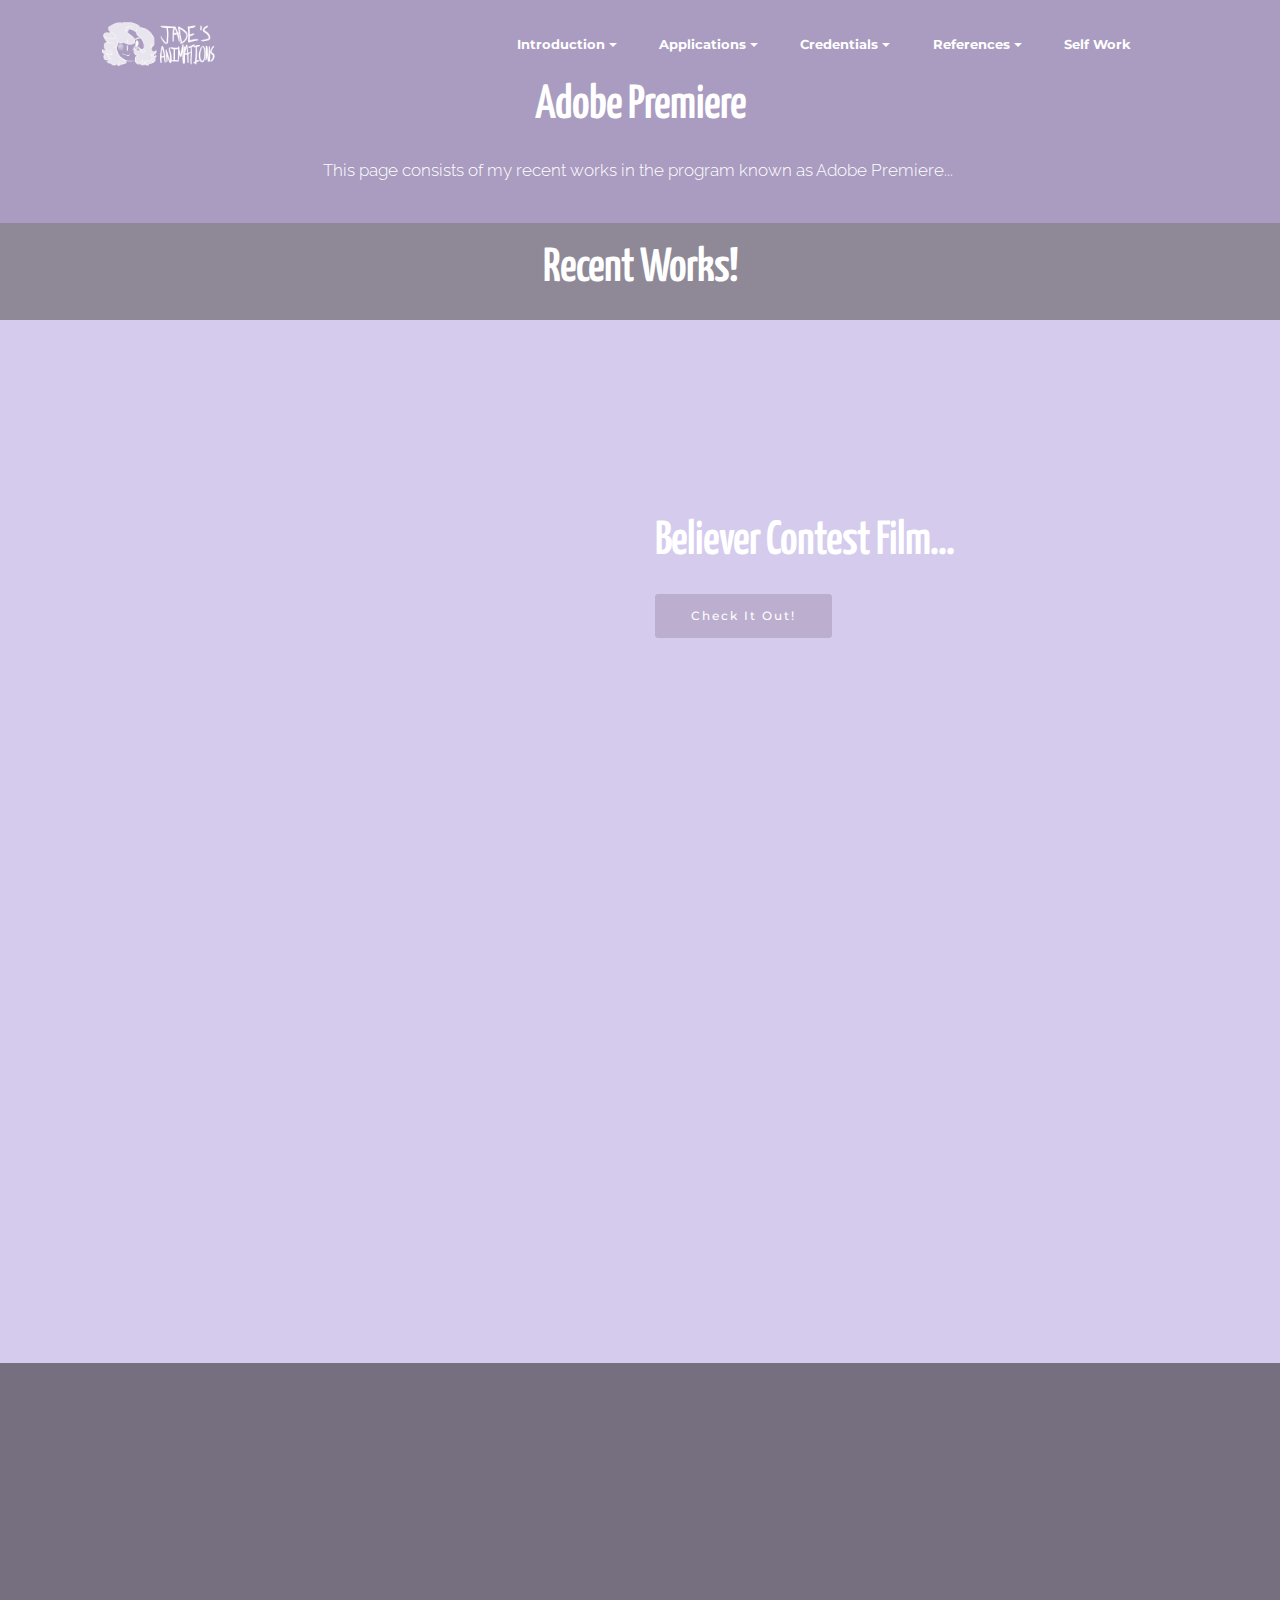
<file: page5.html>
<!DOCTYPE html>
<html>
<head>
  <!-- Site made with Mobirise Website Builder v3.11.1, https://mobirise.com -->
  <meta charset="UTF-8">
  <meta http-equiv="X-UA-Compatible" content="IE=edge">
  <meta name="generator" content="Mobirise v3.11.1, mobirise.com">
  <meta name="viewport" content="width=device-width, initial-scale=1">
  <link rel="shortcut icon" href="assets/images/website-logo-copy-384x128.png" type="image/x-icon">
  <meta name="description" content="Website Builder Description">
  <title>Website Builder Title</title>
  <link rel="stylesheet" href="https://fonts.googleapis.com/css?family=Lora:400,700,400italic,700italic&amp;subset=latin">
  <link rel="stylesheet" href="https://fonts.googleapis.com/css?family=Montserrat:400,700">
  <link rel="stylesheet" href="https://fonts.googleapis.com/css?family=Raleway:100,100i,200,200i,300,300i,400,400i,500,500i,600,600i,700,700i,800,800i,900,900i">
  <link rel="stylesheet" href="assets/bootstrap-material-design-font/css/material.css">
  <link rel="stylesheet" href="assets/tether/tether.min.css">
  <link rel="stylesheet" href="assets/bootstrap/css/bootstrap.min.css">
  <link rel="stylesheet" href="assets/dropdown/css/style.css">
  <link rel="stylesheet" href="assets/animate.css/animate.min.css">
  <link rel="stylesheet" href="assets/theme/css/style.css">
  <link rel="stylesheet" href="assets/mobirise/css/mbr-additional.css" type="text/css">
  
  
  
</head>
<body>
<section id="ext_menu-1u">

    <nav class="navbar navbar-dropdown bg-color transparent">
        <div class="container">

            <div class="mbr-table">
                <div class="mbr-table-cell">

                    <div class="navbar-brand">
                        <a href="https://mobirise.com" class="navbar-logo"><img src="assets/images/website-logo-copy-384x128.png" alt="Mobirise"></a>
                        <a class="navbar-caption text-white" href="https://mobirise.com"></a>
                    </div>

                </div>
                <div class="mbr-table-cell">

                    <button class="navbar-toggler pull-xs-right hidden-md-up" type="button" data-toggle="collapse" data-target="#exCollapsingNavbar">
                        <div class="hamburger-icon"></div>
                    </button>

                    <ul class="nav-dropdown collapse pull-xs-right nav navbar-nav navbar-toggleable-sm" id="exCollapsingNavbar"><li class="nav-item dropdown"><a class="nav-link link dropdown-toggle" href="introduction.html" data-toggle="dropdown-submenu" aria-expanded="false" target="_blank">Introduction</a><div class="dropdown-menu"><a class="dropdown-item" href="introduction.html">Biography<br></a></div></li><li class="nav-item dropdown"><a class="nav-link link dropdown-toggle" href="https://mobirise.com/" data-toggle="dropdown-submenu" aria-expanded="false">Applications</a><div class="dropdown-menu"><a class="dropdown-item" href="#"></a><a class="dropdown-item" href="adobephotoshop.html" target="_blank">Adobe Photoshop</a><a class="dropdown-item" href="#">Adobe Illustrator</a><a class="dropdown-item" href="page5.html">Adobe Premiere</a><a class="dropdown-item" href="#">Adobe Audition</a><div class="dropdown"><a class="dropdown-item dropdown-toggle" href="#" data-toggle="dropdown-submenu">Microsoft Word</a><div class="dropdown-menu dropdown-submenu"><a class="dropdown-item" href="#">DiscussIT 6</a></div></div><a class="dropdown-item" href="#">Microsoft PowerPoint</a><a class="dropdown-item" href="#">123D</a></div></li><li class="nav-item dropdown"><a class="nav-link link dropdown-toggle" href="https://mobirise.com/" data-toggle="dropdown-submenu" aria-expanded="false">Credentials</a><div class="dropdown-menu"><a class="dropdown-item" href="#">Industry Certified PS</a><a class="dropdown-item" href="#">Industry Certified AI</a><a class="dropdown-item" href="#">Industry Certified AP</a><a class="dropdown-item" href="#">Industry Certified AA</a><a class="dropdown-item" href="#">Industry Certified DW</a><a class="dropdown-item" href="#">&nbsp;Transcript</a><a class="dropdown-item" href="#">Resume</a></div></li><li class="nav-item dropdown"><a class="nav-link link dropdown-toggle" href="https://mobirise.com/" aria-expanded="false" data-toggle="dropdown-submenu">References</a><div class="dropdown-menu"><a class="dropdown-item" href="#">Mr. Pate</a><a class="dropdown-item" href="#">AP Teacher</a><a class="dropdown-item" href="#">Community Member</a><a class="dropdown-item" href="#">Family Member</a></div></li><li class="nav-item"><a class="nav-link link" href="personalart.html" aria-expanded="false" target="_blank">Self Work</a></li><li class="nav-item"><a class="nav-link link" href="https://mobirise.com/"></a></li></ul>
                    <button hidden="" class="navbar-toggler navbar-close" type="button" data-toggle="collapse" data-target="#exCollapsingNavbar">
                        <div class="close-icon"></div>
                    </button>

                </div>
            </div>

        </div>
    </nav>

</section>

<section class="engine"><a rel="external" href="https://mobirise.com">mobirise.com</a></section><section class="mbr-section mbr-parallax-background mbr-after-navbar" id="content8-1w" style="padding-top: 80px; padding-bottom: 40px;">

    <div class="mbr-overlay" style="opacity: 0.5; background-color: rgb(85, 57, 130);">
    </div>

    <div class="container">
        <h3 class="mbr-section-title display-2">Adobe Premiere</h3>
        <div class="lead">This page consists of my recent works in the program known as Adobe Premiere...&nbsp;</div>
    </div>

</section>

<section class="mbr-section mbr-section__container article" id="header3-1x" style="background-color: rgb(143, 137, 151); padding-top: 20px; padding-bottom: 20px;">
    <div class="container">
        <div class="row">
            <div class="col-xs-12">
                <h3 class="mbr-section-title display-2">Recent Works!</h3>
                <small class="mbr-section-subtitle"></small>
            </div>
        </div>
    </div>
</section>

<section class="mbr-section mbr-parallax-background" id="msg-box4-1y" style="padding-top: 120px; padding-bottom: 120px;">

    <div class="mbr-overlay" style="opacity: 1; background-color: rgb(212, 203, 237);">
    </div>
    <div class="container">
        <div class="row">
            <div class="mbr-table-md-up">

              <div class="mbr-table-cell mbr-right-padding-md-up mbr-valign-top col-md-7 image-size" style="width: 50%;">
                  <div class="mbr-figure"><iframe class="mbr-embedded-video" src="https://www.youtube.com/embed/ZgjO_-aZFMQ?rel=0&amp;amp;showinfo=0&amp;autoplay=0&amp;loop=0" width="1280" height="720" frameborder="0" allowfullscreen></iframe></div>
              </div>

              


              <div class="mbr-table-cell col-md-5 text-xs-center text-md-left content-size">
                  <h3 class="mbr-section-title display-2">Believer Contest Film...</h3>
                  

                  <div><a class="btn btn-primary" href="https://mobirise.com">Check It Out!</a></div>
              </div>


              

            </div>
        </div>
    </div>

</section>

<section class="mbr-section" id="msg-box4-20" style="background-color: rgb(212, 203, 237); padding-top: 120px; padding-bottom: 120px;">

    
    <div class="container">
        <div class="row">
            <div class="mbr-table-md-up">

              <div class="mbr-table-cell mbr-right-padding-md-up mbr-valign-top col-md-7 image-size" style="width: 50%;">
                  <div class="mbr-figure"><iframe class="mbr-embedded-video" src="https://www.youtube.com/embed/ezi0KJTowt4?rel=0&amp;amp;showinfo=0&amp;autoplay=1&amp;loop=0" width="1280" height="720" frameborder="0" allowfullscreen></iframe></div>
              </div>

              


              <div class="mbr-table-cell col-md-5 text-xs-center text-md-left content-size">
                  <h3 class="mbr-section-title display-2">Introduction Film</h3>
                  

                  <div><a class="btn btn-primary" href="https://mobirise.com">MORE</a></div>
              </div>


              

            </div>
        </div>
    </div>

</section>

<section class="mbr-section mbr-section-md-padding mbr-footer footer1" id="contacts1-1v" style="background-color: rgb(118, 111, 128); padding-top: 60px; padding-bottom: 30px;">
    
    <div class="container">
        <div class="row">
            <div class="mbr-footer-content col-xs-12 col-md-3">
                <div><img src="assets/images/website-logo-copy-128x42.png"></div>
            </div>
            <div class="mbr-footer-content col-xs-12 col-md-3">
                <p><strong>Address</strong><br>15015 SW 24th St, Miami,<br> FL 33185
1<br></p>
            </div>
            <div class="mbr-footer-content col-xs-12 col-md-3">
                <p><strong>Contacts</strong><br>
Email: jblanco@miamiartsstudio.com<br>
Phone: 754-244-3848<br><br></p>
            </div>
            <div class="mbr-footer-content col-xs-12 col-md-3">
                <p><br><br></p>
            </div>

        </div>
    </div>
</section>


  <script src="assets/web/assets/jquery/jquery.min.js"></script>
  <script src="assets/tether/tether.min.js"></script>
  <script src="assets/bootstrap/js/bootstrap.min.js"></script>
  <script src="assets/smooth-scroll/SmoothScroll.js"></script>
  <script src="assets/dropdown/js/script.min.js"></script>
  <script src="assets/touchSwipe/jquery.touchSwipe.min.js"></script>
  <script src="assets/viewportChecker/jquery.viewportchecker.js"></script>
  <script src="assets/jarallax/jarallax.js"></script>
  <script src="assets/theme/js/script.js"></script>
  
  
  <input name="animation" type="hidden">
  </body>
</html>
</file>
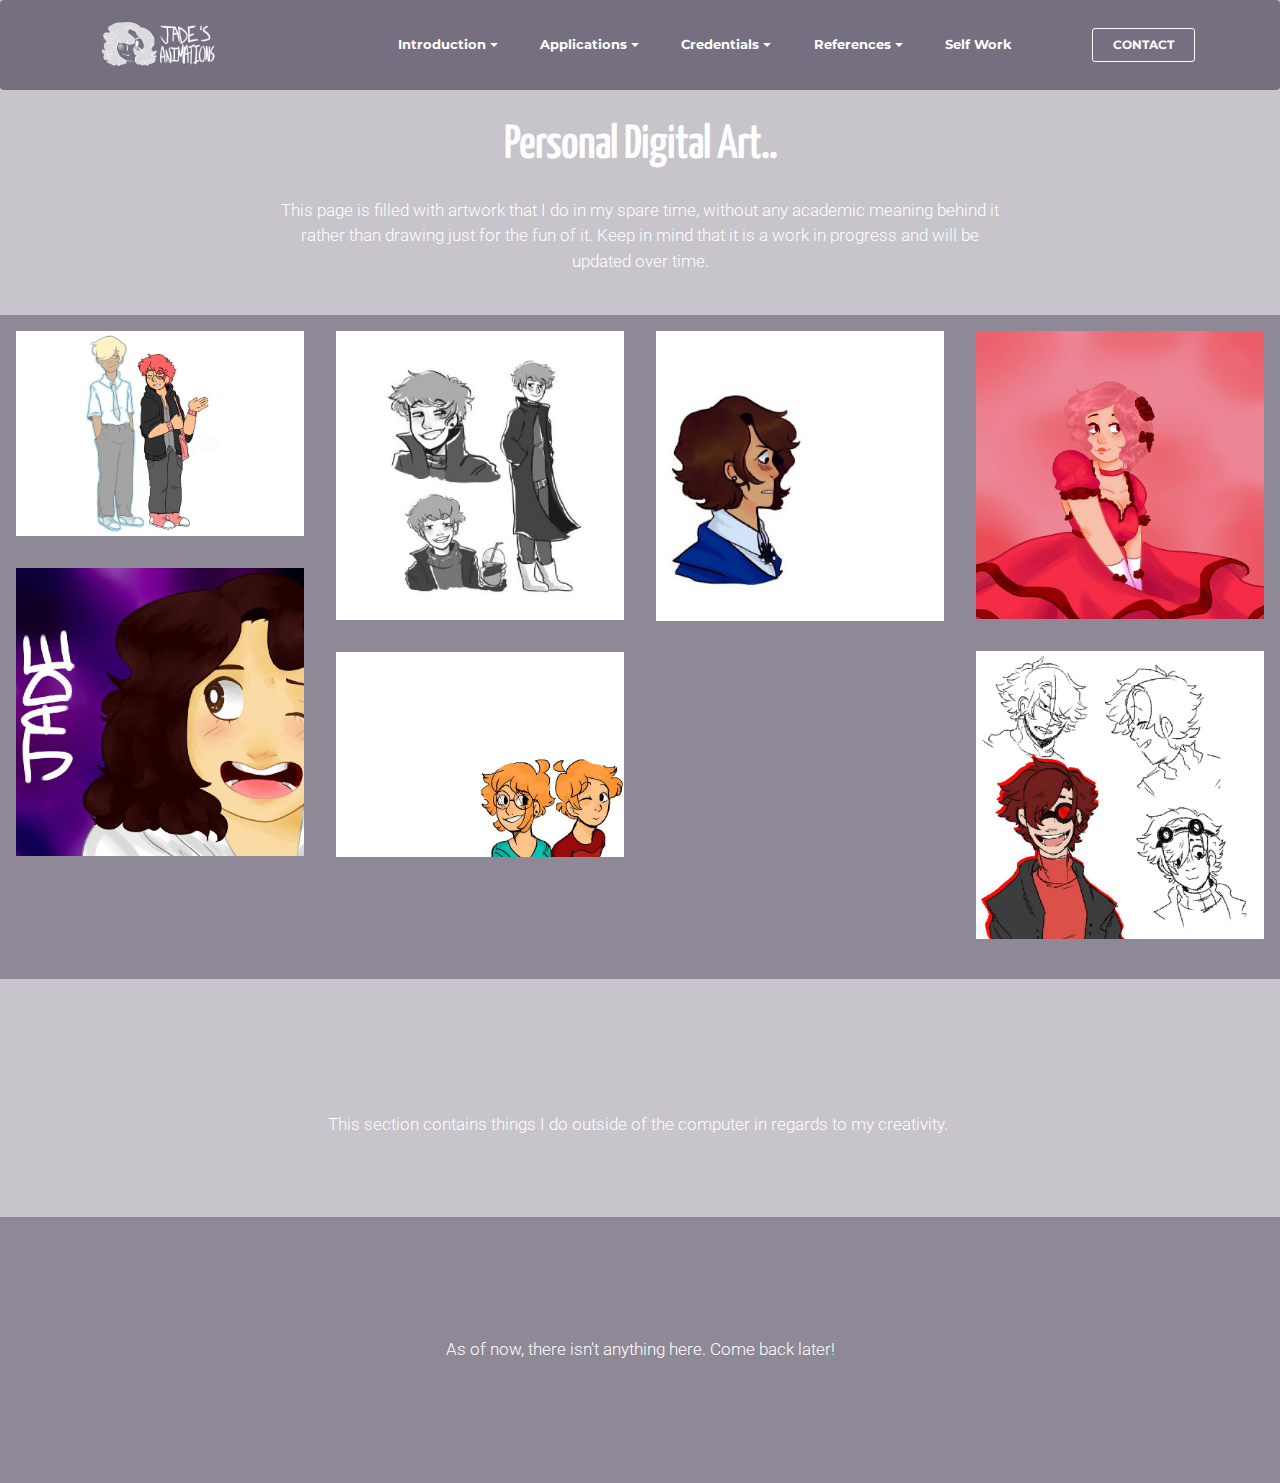
<file: personalart.html>
<!DOCTYPE html>
<html>
<head>
  <!-- Site made with Mobirise Website Builder v3.11.1, https://mobirise.com -->
  <meta charset="UTF-8">
  <meta http-equiv="X-UA-Compatible" content="IE=edge">
  <meta name="generator" content="Mobirise v3.11.1, mobirise.com">
  <meta name="viewport" content="width=device-width, initial-scale=1">
  <link rel="shortcut icon" href="assets/images/website-logo-copy-384x128.png" type="image/x-icon">
  <meta name="description" content="Web Builder Description">
  <title>Web Builder Title</title>
  <link rel="stylesheet" href="https://fonts.googleapis.com/css?family=Lora:400,700,400italic,700italic&amp;subset=latin">
  <link rel="stylesheet" href="https://fonts.googleapis.com/css?family=Montserrat:400,700">
  <link rel="stylesheet" href="https://fonts.googleapis.com/css?family=Raleway:100,100i,200,200i,300,300i,400,400i,500,500i,600,600i,700,700i,800,800i,900,900i">
  <link rel="stylesheet" href="assets/bootstrap-material-design-font/css/material.css">
  <link rel="stylesheet" href="assets/et-line-font-plugin/style.css">
  <link rel="stylesheet" href="assets/tether/tether.min.css">
  <link rel="stylesheet" href="assets/bootstrap/css/bootstrap.min.css">
  <link rel="stylesheet" href="assets/dropdown/css/style.css">
  <link rel="stylesheet" href="assets/animate.css/animate.min.css">
  <link rel="stylesheet" href="assets/theme/css/style.css">
  <link rel="stylesheet" href="assets/mobirise-gallery/style.css">
  <link rel="stylesheet" href="assets/mobirise/css/mbr-additional.css" type="text/css">
  
  
  
</head>
<body>
<section id="ext_menu-1o">

    <nav class="navbar navbar-dropdown">
        <div class="container">

            <div class="mbr-table">
                <div class="mbr-table-cell">

                    <div class="navbar-brand">
                        <a href="https://mobirise.com" class="navbar-logo"><img src="assets/images/website-logo-copy-384x128.png" alt="Mobirise"></a>
                        <a class="navbar-caption text-white" href="https://mobirise.com"></a>
                    </div>

                </div>
                <div class="mbr-table-cell">

                    <button class="navbar-toggler pull-xs-right hidden-md-up" type="button" data-toggle="collapse" data-target="#exCollapsingNavbar">
                        <div class="hamburger-icon"></div>
                    </button>

                    <ul class="nav-dropdown collapse pull-xs-right nav navbar-nav navbar-toggleable-sm" id="exCollapsingNavbar"><li class="nav-item dropdown"><a class="nav-link link dropdown-toggle" href="introduction.html" data-toggle="dropdown-submenu" aria-expanded="false" target="_blank">Introduction</a><div class="dropdown-menu"><a class="dropdown-item" href="introduction.html">Biography<br></a></div></li><li class="nav-item dropdown open"><a class="nav-link link dropdown-toggle" href="https://mobirise.com/" data-toggle="dropdown-submenu" aria-expanded="true">Applications</a><div class="dropdown-menu"><a class="dropdown-item" href="#"></a><a class="dropdown-item" href="adobephotoshop.html" target="_blank">Adobe Photoshop</a><a class="dropdown-item" href="#">Adobe Illustrator</a><a class="dropdown-item" href="page5.html">Adobe Premiere</a><a class="dropdown-item" href="#">Adobe Audition</a><div class="dropdown"><a class="dropdown-item dropdown-toggle" href="#" data-toggle="dropdown-submenu">Microsoft Word</a><div class="dropdown-menu dropdown-submenu"><a class="dropdown-item" href="#">DiscussIT 6</a></div></div><a class="dropdown-item" href="#">Microsoft PowerPoint</a><a class="dropdown-item" href="#">123D</a></div></li><li class="nav-item dropdown"><a class="nav-link link dropdown-toggle" href="https://mobirise.com/" data-toggle="dropdown-submenu" aria-expanded="false">Credentials</a><div class="dropdown-menu"><a class="dropdown-item" href="#">Industry Certified PS</a><a class="dropdown-item" href="#">Industry Certified AI</a><a class="dropdown-item" href="#">Industry Certified AP</a><a class="dropdown-item" href="#">Industry Certified AA</a><a class="dropdown-item" href="#">Industry Certified DW</a><a class="dropdown-item" href="#">&nbsp;Transcript</a><a class="dropdown-item" href="#">Resume</a></div></li><li class="nav-item dropdown"><a class="nav-link link dropdown-toggle" href="https://mobirise.com/" aria-expanded="false" data-toggle="dropdown-submenu">References</a><div class="dropdown-menu"><a class="dropdown-item" href="#">Mr. Pate</a><a class="dropdown-item" href="#">AP Teacher</a><a class="dropdown-item" href="#">Community Member</a><a class="dropdown-item" href="#">Family Member</a></div></li><li class="nav-item"><a class="nav-link link" href="personalart.html" aria-expanded="false" target="_blank">Self Work</a></li><li class="nav-item"><a class="nav-link link" href="https://mobirise.com/"></a></li><li class="nav-item nav-btn"><a class="nav-link btn btn-white btn-white-outline" href="Contact">CONTACT<br></a></li></ul>
                    <button hidden="" class="navbar-toggler navbar-close" type="button" data-toggle="collapse" data-target="#exCollapsingNavbar">
                        <div class="close-icon"></div>
                    </button>

                </div>
            </div>

        </div>
    </nav>

</section>

<section class="engine"><a rel="external" href="https://mobirise.com">Website Builder</a></section><section class="mbr-section article mbr-parallax-background mbr-after-navbar" id="msg-box8-1q" style="padding-top: 120px; padding-bottom: 40px;">

    <div class="mbr-overlay" style="opacity: 0.5; background-color: rgb(143, 137, 151);">
    </div>
    <div class="container">
        <div class="row">
            <div class="col-md-8 col-md-offset-2 text-xs-center">
                <h3 class="mbr-section-title display-2">Personal Digital Art..</h3>
                <div class="lead"><p>This page is filled with artwork that I do in my spare time, without any academic meaning behind it rather than drawing just for the fun of it. Keep in mind that it is a work in progress and will be updated over time.</p></div>
                
            </div>
        </div>
    </div>

</section>

<section class="mbr-gallery mbr-section mbr-section-nopadding mbr-slider-carousel" id="gallery3-1p" data-filter="false" style="background-color: rgb(143, 137, 151); padding-top: 0rem; padding-bottom: 1.5rem;">
    <!-- Filter -->
    

    <!-- Gallery -->
    <div class="mbr-gallery-row">
        <div class=" mbr-gallery-layout-default">
            <div>
                <div>
                    <div class="mbr-gallery-item mbr-gallery-item__mobirise3 mbr-gallery-item--p1" data-tags="Awesome" data-video-url="false">
                        <div href="#lb-gallery3-1p" data-slide-to="0" data-toggle="modal">
                            
                            

                            <img alt="" src="assets/images/danny-phantom-and-707-2000x1428-800x571.jpg">
                            
                            <span class="icon-focus"></span>
                            
                        </div>
                    </div><div class="mbr-gallery-item mbr-gallery-item__mobirise3 mbr-gallery-item--p1" data-tags="Responsive" data-video-url="false">
                        <div href="#lb-gallery3-1p" data-slide-to="1" data-toggle="modal">
                            
                            

                            <img alt="" src="assets/images/take-a-sip-babes-2000x2012-800x804.jpg">
                            
                            <span class="icon-focus"></span>
                            
                        </div>
                    </div><div class="mbr-gallery-item mbr-gallery-item__mobirise3 mbr-gallery-item--p1" data-tags="Creative" data-video-url="false">
                        <div href="#lb-gallery3-1p" data-slide-to="2" data-toggle="modal">
                            
                            

                            <img alt="" src="assets/images/heeeeeyyyy-ronicaaaaa-2000x2016-800x806.jpg">
                            
                            <span class="icon-focus"></span>
                            
                        </div>
                    </div><div class="mbr-gallery-item mbr-gallery-item__mobirise3 mbr-gallery-item--p1" data-tags="Animated" data-video-url="false">
                        <div href="#lb-gallery3-1p" data-slide-to="3" data-toggle="modal">
                            
                            

                            <img alt="" src="assets/images/rose-is-a-goddess-2000x2000-800x800.jpg">
                            
                            <span class="icon-focus"></span>
                            
                        </div>
                    </div><div class="mbr-gallery-item mbr-gallery-item__mobirise3 mbr-gallery-item--p1" data-tags="Awesome" data-video-url="false">
                        <div href="#lb-gallery3-1p" data-slide-to="4" data-toggle="modal">
                            
                            

                            <img alt="" src="assets/images/oi-its-ya-girl-2000x2000-800x800.jpg">
                            
                            <span class="icon-focus"></span>
                            
                        </div>
                    </div><div class="mbr-gallery-item mbr-gallery-item__mobirise3 mbr-gallery-item--p1" data-tags="Beautiful" data-video-url="false">
                        <div href="#lb-gallery3-1p" data-slide-to="5" data-toggle="modal">
                            
                            

                            <img alt="" src="assets/images/idk-man-its-ace-2000x2000-800x800.jpg">
                            
                            <span class="icon-focus"></span>
                            
                        </div>
                    </div><div class="mbr-gallery-item mbr-gallery-item__mobirise3 mbr-gallery-item--p1" data-tags="Responsive" data-video-url="false">
                        <div href="#lb-gallery3-1p" data-slide-to="6" data-toggle="modal">
                            
                            

                            <img alt="" src="assets/images/my-children-2000x1428-800x571.jpg">
                            
                            <span class="icon-focus"></span>
                            
                        </div>
                    </div>
                </div>
            </div>
            <div class="clearfix"></div>
        </div>
    </div>

    <!-- Lightbox -->
    <div data-app-prevent-settings="" class="mbr-slider modal fade carousel slide" tabindex="-1" data-keyboard="true" data-interval="false" id="lb-gallery3-1p">
        <div class="modal-dialog">
            <div class="modal-content">
                <div class="modal-body">
                    <ol class="carousel-indicators">
                        <li data-app-prevent-settings="" data-target="#lb-gallery3-1p" data-slide-to="0"></li><li data-app-prevent-settings="" data-target="#lb-gallery3-1p" data-slide-to="1"></li><li data-app-prevent-settings="" data-target="#lb-gallery3-1p" data-slide-to="2"></li><li data-app-prevent-settings="" data-target="#lb-gallery3-1p" data-slide-to="3"></li><li data-app-prevent-settings="" data-target="#lb-gallery3-1p" data-slide-to="4"></li><li data-app-prevent-settings="" data-target="#lb-gallery3-1p" data-slide-to="5"></li><li data-app-prevent-settings="" data-target="#lb-gallery3-1p" class=" active" data-slide-to="6"></li>
                    </ol>
                    <div class="carousel-inner">
                        <div class="carousel-item">
                            <img alt="" src="assets/images/danny-phantom-and-707-2000x1428.jpg">
                        </div><div class="carousel-item">
                            <img alt="" src="assets/images/take-a-sip-babes-2000x2012.jpg">
                        </div><div class="carousel-item">
                            <img alt="" src="assets/images/heeeeeyyyy-ronicaaaaa-2000x2016.jpg">
                        </div><div class="carousel-item">
                            <img alt="" src="assets/images/rose-is-a-goddess-2000x2000.jpg">
                        </div><div class="carousel-item">
                            <img alt="" src="assets/images/oi-its-ya-girl-2000x2000.jpg">
                        </div><div class="carousel-item">
                            <img alt="" src="assets/images/idk-man-its-ace-2000x2000.jpg">
                        </div><div class="carousel-item active">
                            <img alt="" src="assets/images/my-children-2000x1428.jpg">
                        </div>
                    </div>
                    <a class="left carousel-control" role="button" data-slide="prev" href="#lb-gallery3-1p">
                        <span class="icon-prev" aria-hidden="true"></span>
                        <span class="sr-only">Previous</span>
                    </a>
                    <a class="right carousel-control" role="button" data-slide="next" href="#lb-gallery3-1p">
                        <span class="icon-next" aria-hidden="true"></span>
                        <span class="sr-only">Next</span>
                    </a>

                    <a class="close" href="#" role="button" data-dismiss="modal">
                        <span aria-hidden="true">×</span>
                        <span class="sr-only">Close</span>
                    </a>
                </div>
            </div>
        </div>
    </div>
</section>

<section class="mbr-section article mbr-parallax-background" id="msg-box8-1r" style="padding-top: 80px; padding-bottom: 80px;">

    <div class="mbr-overlay" style="opacity: 0.5; background-color: rgb(143, 137, 151);">
    </div>
    <div class="container">
        <div class="row">
            <div class="col-md-8 col-md-offset-2 text-xs-center">
                <h3 class="mbr-section-title display-2">Personal Traditional Art..</h3>
                <div class="lead">This section contains things I do outside of the computer in regards to my creativity.&nbsp;</div>
                
            </div>
        </div>
    </div>

</section>

<section class="mbr-section article" id="msg-box3-1t" style="background-color: rgb(143, 137, 151); padding-top: 120px; padding-bottom: 120px;">

    
    <div class="container">
        <div class="row">
            <div class="col-md-8 col-md-offset-2 text-xs-center">
                <h3 class="mbr-section-title display-2"></h3>
                <div class="lead">As of now, there isn't anything here. Come back later!</div>
                
            </div>
        </div>
    </div>

</section>


  <script src="assets/web/assets/jquery/jquery.min.js"></script>
  <script src="assets/tether/tether.min.js"></script>
  <script src="assets/bootstrap/js/bootstrap.min.js"></script>
  <script src="assets/smooth-scroll/SmoothScroll.js"></script>
  <script src="assets/dropdown/js/script.min.js"></script>
  <script src="assets/touchSwipe/jquery.touchSwipe.min.js"></script>
  <script src="assets/viewportChecker/jquery.viewportchecker.js"></script>
  <script src="assets/jarallax/jarallax.js"></script>
  <script src="assets/masonry/masonry.pkgd.min.js"></script>
  <script src="assets/imagesloaded/imagesloaded.pkgd.min.js"></script>
  <script src="assets/bootstrap-carousel-swipe/bootstrap-carousel-swipe.js"></script>
  <script src="assets/theme/js/script.js"></script>
  <script src="assets/mobirise-gallery/player.min.js"></script>
  <script src="assets/mobirise-gallery/script.js"></script>
  
  
  <input name="animation" type="hidden">
  </body>
</html>
</file>
<file: assets/bootstrap-material-design-font/css/material.css>
@font-face {
  font-family: 'Material-Design-Icons';
  src: url('../fonts/Material-Design-Icons.eot?3ocs8m');
  src: url('../fonts/Material-Design-Icons.eot?#iefix3ocs8m') format('embedded-opentype'), url('../fonts/Material-Design-Icons.woff?3ocs8m') format('woff'), url('../fonts/Material-Design-Icons.ttf?3ocs8m') format('truetype'), url('../fonts/Material-Design-Icons.svg?3ocs8m#Material-Design-Icons') format('svg');
  font-weight: normal;
  font-style: normal;
}
[class^="mdi-"],
[class*="mdi-"] {
  speak: none;
  display: inline-block;
  font-style: normal;
  font-variant:normal;
  font-weight:normal;
  /*font-size:24px;*/
  line-height:1;
  font-family:'Material-Design-Icons' !important;
  text-rendering: auto;
  
  -webkit-font-smoothing: antialiased;
  -moz-osx-font-smoothing: grayscale;
  -webkit-transform: translate(0, 0);
      -ms-transform: translate(0, 0);
          transform: translate(0, 0);
}
[class^="mdi-"]:before,
[class*="mdi-"]:before {
  display: inline-block;
  speak: none;
  text-decoration: inherit;
}
[class^="mdi-"].pull-left,
[class*="mdi-"].pull-left {
  margin-right: .3em;
}
[class^="mdi-"].pull-right,
[class*="mdi-"].pull-right {
  margin-left: .3em;
}
[class^="mdi-"].mdi-lg:before,
[class*="mdi-"].mdi-lg:before,
[class^="mdi-"].mdi-lg:after,
[class*="mdi-"].mdi-lg:after {
  font-size: 1.33333333em;
  line-height: 0.75em;
  vertical-align: -15%;
}
[class^="mdi-"].mdi-2x:before,
[class*="mdi-"].mdi-2x:before,
[class^="mdi-"].mdi-2x:after,
[class*="mdi-"].mdi-2x:after {
  font-size: 2em;
}
[class^="mdi-"].mdi-3x:before,
[class*="mdi-"].mdi-3x:before,
[class^="mdi-"].mdi-3x:after,
[class*="mdi-"].mdi-3x:after {
  font-size: 3em;
}
[class^="mdi-"].mdi-4x:before,
[class*="mdi-"].mdi-4x:before,
[class^="mdi-"].mdi-4x:after,
[class*="mdi-"].mdi-4x:after {
  font-size: 4em;
}
[class^="mdi-"].mdi-5x:before,
[class*="mdi-"].mdi-5x:before,
[class^="mdi-"].mdi-5x:after,
[class*="mdi-"].mdi-5x:after {
  font-size: 5em;
}
[class^="mdi-device-signal-cellular-"]:after,
[class^="mdi-device-battery-"]:after,
[class^="mdi-device-battery-charging-"]:after,
[class^="mdi-device-signal-cellular-connected-no-internet-"]:after,
[class^="mdi-device-signal-wifi-"]:after,
[class^="mdi-device-signal-wifi-statusbar-not-connected"]:after,
.mdi-device-network-wifi:after {
  opacity: .3;
  position: absolute;
  left: 0;
  top: 0;
  z-index: 1;
  display: inline-block;
  speak: none;
  text-decoration: inherit;
}
[class^="mdi-device-signal-cellular-"]:after {
  content: "\e758";
}
[class^="mdi-device-battery-"]:after {
  content: "\e735";
}
[class^="mdi-device-battery-charging-"]:after {
  content: "\e733";
}
[class^="mdi-device-signal-cellular-connected-no-internet-"]:after {
  content: "\e75d";
}
[class^="mdi-device-signal-wifi-"]:after,
.mdi-device-network-wifi:after {
  content: "\e765";
}
[class^="mdi-device-signal-wifi-statusbasr-not-connected"]:after {
  content: "\e8f7";
}
.mdi-device-signal-cellular-off:after,
.mdi-device-signal-cellular-null:after,
.mdi-device-signal-cellular-no-sim:after,
.mdi-device-signal-wifi-off:after,
.mdi-device-signal-wifi-4-bar:after,
.mdi-device-signal-cellular-4-bar:after,
.mdi-device-battery-alert:after,
.mdi-device-signal-cellular-connected-no-internet-4-bar:after,
.mdi-device-battery-std:after,
.mdi-device-battery-full .mdi-device-battery-unknown:after {
  content: "";
}
.mdi-fw {
  width: 1.28571429em;
  text-align: center;
}
.mdi-ul {
  padding-left: 0;
  margin-left: 2.14285714em;
  list-style-type: none;
}
.mdi-ul > li {
  position: relative;
}
.mdi-li {
  position: absolute;
  left: -2.14285714em;
  width: 2.14285714em;
  top: 0.14285714em;
  text-align: center;
}
.mdi-li.mdi-lg {
  left: -1.85714286em;
}
.mdi-border {
  padding: .2em .25em .15em;
  border: solid 0.08em #eeeeee;
  border-radius: .1em;
}
.mdi-spin {
  -webkit-animation: mdi-spin 2s infinite linear;
  animation: mdi-spin 2s infinite linear;
  -webkit-transform-origin: 50% 50%;
  -ms-transform-origin: 50% 50%;
      transform-origin: 50% 50%;
}
.mdi-pulse {
  -webkit-animation: mdi-spin 1s steps(8) infinite;
  animation: mdi-spin 1s steps(8) infinite;
  -webkit-transform-origin: 50% 50%;
  -ms-transform-origin: 50% 50%;
      transform-origin: 50% 50%;
}
@-webkit-keyframes mdi-spin {
  0% {
    -webkit-transform: rotate(0deg);
    transform: rotate(0deg);
  }
  100% {
    -webkit-transform: rotate(359deg);
    transform: rotate(359deg);
  }
}
@keyframes mdi-spin {
  0% {
    -webkit-transform: rotate(0deg);
    transform: rotate(0deg);
  }
  100% {
    -webkit-transform: rotate(359deg);
    transform: rotate(359deg);
  }
}
.mdi-rotate-90 {
  filter: progid:DXImageTransform.Microsoft.BasicImage(rotation=1);
  -webkit-transform: rotate(90deg);
  -ms-transform: rotate(90deg);
  transform: rotate(90deg);
}
.mdi-rotate-180 {
  filter: progid:DXImageTransform.Microsoft.BasicImage(rotation=2);
  -webkit-transform: rotate(180deg);
  -ms-transform: rotate(180deg);
  transform: rotate(180deg);
}
.mdi-rotate-270 {
  filter: progid:DXImageTransform.Microsoft.BasicImage(rotation=3);
  -webkit-transform: rotate(270deg);
  -ms-transform: rotate(270deg);
  transform: rotate(270deg);
}
.mdi-flip-horizontal {
  filter: progid:DXImageTransform.Microsoft.BasicImage(rotation=0, mirror=1);
  -webkit-transform: scale(-1, 1);
  -ms-transform: scale(-1, 1);
  transform: scale(-1, 1);
}
.mdi-flip-vertical {
  filter: progid:DXImageTransform.Microsoft.BasicImage(rotation=2, mirror=1);
  -webkit-transform: scale(1, -1);
  -ms-transform: scale(1, -1);
  transform: scale(1, -1);
}
:root .mdi-rotate-90,
:root .mdi-rotate-180,
:root .mdi-rotate-270,
:root .mdi-flip-horizontal,
:root .mdi-flip-vertical {
  -webkit-filter: none;
          filter: none;
}
.mdi-stack {
  position: relative;
  display: inline-block;
  width: 2em;
  height: 2em;
  line-height: 2em;
  vertical-align: middle;
}
.mdi-stack-1x,
.mdi-stack-2x {
  position: absolute;
  left: 0;
  width: 100%;
  text-align: center;
}
.mdi-stack-1x {
  line-height: inherit;
}
.mdi-stack-2x {
  font-size: 2em;
}
.mdi-inverse {
  color: #ffffff;
}
/* Start Icons */
.mdi-action-3d-rotation:before {
  content: "\e600";
}
.mdi-action-accessibility:before {
  content: "\e601";
}
.mdi-action-account-balance-wallet:before {
  content: "\e602";
}
.mdi-action-account-balance:before {
  content: "\e603";
}
.mdi-action-account-box:before {
  content: "\e604";
}
.mdi-action-account-child:before {
  content: "\e605";
}
.mdi-action-account-circle:before {
  content: "\e606";
}
.mdi-action-add-shopping-cart:before {
  content: "\e607";
}
.mdi-action-alarm-add:before {
  content: "\e608";
}
.mdi-action-alarm-off:before {
  content: "\e609";
}
.mdi-action-alarm-on:before {
  content: "\e60a";
}
.mdi-action-alarm:before {
  content: "\e60b";
}
.mdi-action-android:before {
  content: "\e60c";
}
.mdi-action-announcement:before {
  content: "\e60d";
}
.mdi-action-aspect-ratio:before {
  content: "\e60e";
}
.mdi-action-assessment:before {
  content: "\e60f";
}
.mdi-action-assignment-ind:before {
  content: "\e610";
}
.mdi-action-assignment-late:before {
  content: "\e611";
}
.mdi-action-assignment-return:before {
  content: "\e612";
}
.mdi-action-assignment-returned:before {
  content: "\e613";
}
.mdi-action-assignment-turned-in:before {
  content: "\e614";
}
.mdi-action-assignment:before {
  content: "\e615";
}
.mdi-action-autorenew:before {
  content: "\e616";
}
.mdi-action-backup:before {
  content: "\e617";
}
.mdi-action-book:before {
  content: "\e618";
}
.mdi-action-bookmark-outline:before {
  content: "\e619";
}
.mdi-action-bookmark:before {
  content: "\e61a";
}
.mdi-action-bug-report:before {
  content: "\e61b";
}
.mdi-action-cached:before {
  content: "\e61c";
}
.mdi-action-check-circle:before {
  content: "\e61d";
}
.mdi-action-class:before {
  content: "\e61e";
}
.mdi-action-credit-card:before {
  content: "\e61f";
}
.mdi-action-dashboard:before {
  content: "\e620";
}
.mdi-action-delete:before {
  content: "\e621";
}
.mdi-action-description:before {
  content: "\e622";
}
.mdi-action-dns:before {
  content: "\e623";
}
.mdi-action-done-all:before {
  content: "\e624";
}
.mdi-action-done:before {
  content: "\e625";
}
.mdi-action-event:before {
  content: "\e626";
}
.mdi-action-exit-to-app:before {
  content: "\e627";
}
.mdi-action-explore:before {
  content: "\e628";
}
.mdi-action-extension:before {
  content: "\e629";
}
.mdi-action-face-unlock:before {
  content: "\e62a";
}
.mdi-action-favorite-outline:before {
  content: "\e62b";
}
.mdi-action-favorite:before {
  content: "\e62c";
}
.mdi-action-find-in-page:before {
  content: "\e62d";
}
.mdi-action-find-replace:before {
  content: "\e62e";
}
.mdi-action-flip-to-back:before {
  content: "\e62f";
}
.mdi-action-flip-to-front:before {
  content: "\e630";
}
.mdi-action-get-app:before {
  content: "\e631";
}
.mdi-action-grade:before {
  content: "\e632";
}
.mdi-action-group-work:before {
  content: "\e633";
}
.mdi-action-help:before {
  content: "\e634";
}
.mdi-action-highlight-remove:before {
  content: "\e635";
}
.mdi-action-history:before {
  content: "\e636";
}
.mdi-action-home:before {
  content: "\e637";
}
.mdi-action-https:before {
  content: "\e638";
}
.mdi-action-info-outline:before {
  content: "\e639";
}
.mdi-action-info:before {
  content: "\e63a";
}
.mdi-action-input:before {
  content: "\e63b";
}
.mdi-action-invert-colors:before {
  content: "\e63c";
}
.mdi-action-label-outline:before {
  content: "\e63d";
}
.mdi-action-label:before {
  content: "\e63e";
}
.mdi-action-language:before {
  content: "\e63f";
}
.mdi-action-launch:before {
  content: "\e640";
}
.mdi-action-list:before {
  content: "\e641";
}
.mdi-action-lock-open:before {
  content: "\e642";
}
.mdi-action-lock-outline:before {
  content: "\e643";
}
.mdi-action-lock:before {
  content: "\e644";
}
.mdi-action-loyalty:before {
  content: "\e645";
}
.mdi-action-markunread-mailbox:before {
  content: "\e646";
}
.mdi-action-note-add:before {
  content: "\e647";
}
.mdi-action-open-in-browser:before {
  content: "\e648";
}
.mdi-action-open-in-new:before {
  content: "\e649";
}
.mdi-action-open-with:before {
  content: "\e64a";
}
.mdi-action-pageview:before {
  content: "\e64b";
}
.mdi-action-payment:before {
  content: "\e64c";
}
.mdi-action-perm-camera-mic:before {
  content: "\e64d";
}
.mdi-action-perm-contact-cal:before {
  content: "\e64e";
}
.mdi-action-perm-data-setting:before {
  content: "\e64f";
}
.mdi-action-perm-device-info:before {
  content: "\e650";
}
.mdi-action-perm-identity:before {
  content: "\e651";
}
.mdi-action-perm-media:before {
  content: "\e652";
}
.mdi-action-perm-phone-msg:before {
  content: "\e653";
}
.mdi-action-perm-scan-wifi:before {
  content: "\e654";
}
.mdi-action-picture-in-picture:before {
  content: "\e655";
}
.mdi-action-polymer:before {
  content: "\e656";
}
.mdi-action-print:before {
  content: "\e657";
}
.mdi-action-query-builder:before {
  content: "\e658";
}
.mdi-action-question-answer:before {
  content: "\e659";
}
.mdi-action-receipt:before {
  content: "\e65a";
}
.mdi-action-redeem:before {
  content: "\e65b";
}
.mdi-action-reorder:before {
  content: "\e65c";
}
.mdi-action-report-problem:before {
  content: "\e65d";
}
.mdi-action-restore:before {
  content: "\e65e";
}
.mdi-action-room:before {
  content: "\e65f";
}
.mdi-action-schedule:before {
  content: "\e660";
}
.mdi-action-search:before {
  content: "\e661";
}
.mdi-action-settings-applications:before {
  content: "\e662";
}
.mdi-action-settings-backup-restore:before {
  content: "\e663";
}
.mdi-action-settings-bluetooth:before {
  content: "\e664";
}
.mdi-action-settings-cell:before {
  content: "\e665";
}
.mdi-action-settings-display:before {
  content: "\e666";
}
.mdi-action-settings-ethernet:before {
  content: "\e667";
}
.mdi-action-settings-input-antenna:before {
  content: "\e668";
}
.mdi-action-settings-input-component:before {
  content: "\e669";
}
.mdi-action-settings-input-composite:before {
  content: "\e66a";
}
.mdi-action-settings-input-hdmi:before {
  content: "\e66b";
}
.mdi-action-settings-input-svideo:before {
  content: "\e66c";
}
.mdi-action-settings-overscan:before {
  content: "\e66d";
}
.mdi-action-settings-phone:before {
  content: "\e66e";
}
.mdi-action-settings-power:before {
  content: "\e66f";
}
.mdi-action-settings-remote:before {
  content: "\e670";
}
.mdi-action-settings-voice:before {
  content: "\e671";
}
.mdi-action-settings:before {
  content: "\e672";
}
.mdi-action-shop-two:before {
  content: "\e673";
}
.mdi-action-shop:before {
  content: "\e674";
}
.mdi-action-shopping-basket:before {
  content: "\e675";
}
.mdi-action-shopping-cart:before {
  content: "\e676";
}
.mdi-action-speaker-notes:before {
  content: "\e677";
}
.mdi-action-spellcheck:before {
  content: "\e678";
}
.mdi-action-star-rate:before {
  content: "\e679";
}
.mdi-action-stars:before {
  content: "\e67a";
}
.mdi-action-store:before {
  content: "\e67b";
}
.mdi-action-subject:before {
  content: "\e67c";
}
.mdi-action-supervisor-account:before {
  content: "\e67d";
}
.mdi-action-swap-horiz:before {
  content: "\e67e";
}
.mdi-action-swap-vert-circle:before {
  content: "\e67f";
}
.mdi-action-swap-vert:before {
  content: "\e680";
}
.mdi-action-system-update-tv:before {
  content: "\e681";
}
.mdi-action-tab-unselected:before {
  content: "\e682";
}
.mdi-action-tab:before {
  content: "\e683";
}
.mdi-action-theaters:before {
  content: "\e684";
}
.mdi-action-thumb-down:before {
  content: "\e685";
}
.mdi-action-thumb-up:before {
  content: "\e686";
}
.mdi-action-thumbs-up-down:before {
  content: "\e687";
}
.mdi-action-toc:before {
  content: "\e688";
}
.mdi-action-today:before {
  content: "\e689";
}
.mdi-action-track-changes:before {
  content: "\e68a";
}
.mdi-action-translate:before {
  content: "\e68b";
}
.mdi-action-trending-down:before {
  content: "\e68c";
}
.mdi-action-trending-neutral:before {
  content: "\e68d";
}
.mdi-action-trending-up:before {
  content: "\e68e";
}
.mdi-action-turned-in-not:before {
  content: "\e68f";
}
.mdi-action-turned-in:before {
  content: "\e690";
}
.mdi-action-verified-user:before {
  content: "\e691";
}
.mdi-action-view-agenda:before {
  content: "\e692";
}
.mdi-action-view-array:before {
  content: "\e693";
}
.mdi-action-view-carousel:before {
  content: "\e694";
}
.mdi-action-view-column:before {
  content: "\e695";
}
.mdi-action-view-day:before {
  content: "\e696";
}
.mdi-action-view-headline:before {
  content: "\e697";
}
.mdi-action-view-list:before {
  content: "\e698";
}
.mdi-action-view-module:before {
  content: "\e699";
}
.mdi-action-view-quilt:before {
  content: "\e69a";
}
.mdi-action-view-stream:before {
  content: "\e69b";
}
.mdi-action-view-week:before {
  content: "\e69c";
}
.mdi-action-visibility-off:before {
  content: "\e69d";
}
.mdi-action-visibility:before {
  content: "\e69e";
}
.mdi-action-wallet-giftcard:before {
  content: "\e69f";
}
.mdi-action-wallet-membership:before {
  content: "\e6a0";
}
.mdi-action-wallet-travel:before {
  content: "\e6a1";
}
.mdi-action-work:before {
  content: "\e6a2";
}
.mdi-alert-error:before {
  content: "\e6a3";
}
.mdi-alert-warning:before {
  content: "\e6a4";
}
.mdi-av-album:before {
  content: "\e6a5";
}
.mdi-av-closed-caption:before {
  content: "\e6a6";
}
.mdi-av-equalizer:before {
  content: "\e6a7";
}
.mdi-av-explicit:before {
  content: "\e6a8";
}
.mdi-av-fast-forward:before {
  content: "\e6a9";
}
.mdi-av-fast-rewind:before {
  content: "\e6aa";
}
.mdi-av-games:before {
  content: "\e6ab";
}
.mdi-av-hearing:before {
  content: "\e6ac";
}
.mdi-av-high-quality:before {
  content: "\e6ad";
}
.mdi-av-loop:before {
  content: "\e6ae";
}
.mdi-av-mic-none:before {
  content: "\e6af";
}
.mdi-av-mic-off:before {
  content: "\e6b0";
}
.mdi-av-mic:before {
  content: "\e6b1";
}
.mdi-av-movie:before {
  content: "\e6b2";
}
.mdi-av-my-library-add:before {
  content: "\e6b3";
}
.mdi-av-my-library-books:before {
  content: "\e6b4";
}
.mdi-av-my-library-music:before {
  content: "\e6b5";
}
.mdi-av-new-releases:before {
  content: "\e6b6";
}
.mdi-av-not-interested:before {
  content: "\e6b7";
}
.mdi-av-pause-circle-fill:before {
  content: "\e6b8";
}
.mdi-av-pause-circle-outline:before {
  content: "\e6b9";
}
.mdi-av-pause:before {
  content: "\e6ba";
}
.mdi-av-play-arrow:before {
  content: "\e6bb";
}
.mdi-av-play-circle-fill:before {
  content: "\e6bc";
}
.mdi-av-play-circle-outline:before {
  content: "\e6bd";
}
.mdi-av-play-shopping-bag:before {
  content: "\e6be";
}
.mdi-av-playlist-add:before {
  content: "\e6bf";
}
.mdi-av-queue-music:before {
  content: "\e6c0";
}
.mdi-av-queue:before {
  content: "\e6c1";
}
.mdi-av-radio:before {
  content: "\e6c2";
}
.mdi-av-recent-actors:before {
  content: "\e6c3";
}
.mdi-av-repeat-one:before {
  content: "\e6c4";
}
.mdi-av-repeat:before {
  content: "\e6c5";
}
.mdi-av-replay:before {
  content: "\e6c6";
}
.mdi-av-shuffle:before {
  content: "\e6c7";
}
.mdi-av-skip-next:before {
  content: "\e6c8";
}
.mdi-av-skip-previous:before {
  content: "\e6c9";
}
.mdi-av-snooze:before {
  content: "\e6ca";
}
.mdi-av-stop:before {
  content: "\e6cb";
}
.mdi-av-subtitles:before {
  content: "\e6cc";
}
.mdi-av-surround-sound:before {
  content: "\e6cd";
}
.mdi-av-timer:before {
  content: "\e6ce";
}
.mdi-av-video-collection:before {
  content: "\e6cf";
}
.mdi-av-videocam-off:before {
  content: "\e6d0";
}
.mdi-av-videocam:before {
  content: "\e6d1";
}
.mdi-av-volume-down:before {
  content: "\e6d2";
}
.mdi-av-volume-mute:before {
  content: "\e6d3";
}
.mdi-av-volume-off:before {
  content: "\e6d4";
}
.mdi-av-volume-up:before {
  content: "\e6d5";
}
.mdi-av-web:before {
  content: "\e6d6";
}
.mdi-communication-business:before {
  content: "\e6d7";
}
.mdi-communication-call-end:before {
  content: "\e6d8";
}
.mdi-communication-call-made:before {
  content: "\e6d9";
}
.mdi-communication-call-merge:before {
  content: "\e6da";
}
.mdi-communication-call-missed:before {
  content: "\e6db";
}
.mdi-communication-call-received:before {
  content: "\e6dc";
}
.mdi-communication-call-split:before {
  content: "\e6dd";
}
.mdi-communication-call:before {
  content: "\e6de";
}
.mdi-communication-chat:before {
  content: "\e6df";
}
.mdi-communication-clear-all:before {
  content: "\e6e0";
}
.mdi-communication-comment:before {
  content: "\e6e1";
}
.mdi-communication-contacts:before {
  content: "\e6e2";
}
.mdi-communication-dialer-sip:before {
  content: "\e6e3";
}
.mdi-communication-dialpad:before {
  content: "\e6e4";
}
.mdi-communication-dnd-on:before {
  content: "\e6e5";
}
.mdi-communication-email:before {
  content: "\e6e6";
}
.mdi-communication-forum:before {
  content: "\e6e7";
}
.mdi-communication-import-export:before {
  content: "\e6e8";
}
.mdi-communication-invert-colors-off:before {
  content: "\e6e9";
}
.mdi-communication-invert-colors-on:before {
  content: "\e6ea";
}
.mdi-communication-live-help:before {
  content: "\e6eb";
}
.mdi-communication-location-off:before {
  content: "\e6ec";
}
.mdi-communication-location-on:before {
  content: "\e6ed";
}
.mdi-communication-message:before {
  content: "\e6ee";
}
.mdi-communication-messenger:before {
  content: "\e6ef";
}
.mdi-communication-no-sim:before {
  content: "\e6f0";
}
.mdi-communication-phone:before {
  content: "\e6f1";
}
.mdi-communication-portable-wifi-off:before {
  content: "\e6f2";
}
.mdi-communication-quick-contacts-dialer:before {
  content: "\e6f3";
}
.mdi-communication-quick-contacts-mail:before {
  content: "\e6f4";
}
.mdi-communication-ring-volume:before {
  content: "\e6f5";
}
.mdi-communication-stay-current-landscape:before {
  content: "\e6f6";
}
.mdi-communication-stay-current-portrait:before {
  content: "\e6f7";
}
.mdi-communication-stay-primary-landscape:before {
  content: "\e6f8";
}
.mdi-communication-stay-primary-portrait:before {
  content: "\e6f9";
}
.mdi-communication-swap-calls:before {
  content: "\e6fa";
}
.mdi-communication-textsms:before {
  content: "\e6fb";
}
.mdi-communication-voicemail:before {
  content: "\e6fc";
}
.mdi-communication-vpn-key:before {
  content: "\e6fd";
}
.mdi-content-add-box:before {
  content: "\e6fe";
}
.mdi-content-add-circle-outline:before {
  content: "\e6ff";
}
.mdi-content-add-circle:before {
  content: "\e700";
}
.mdi-content-add:before {
  content: "\e701";
}
.mdi-content-archive:before {
  content: "\e702";
}
.mdi-content-backspace:before {
  content: "\e703";
}
.mdi-content-block:before {
  content: "\e704";
}
.mdi-content-clear:before {
  content: "\e705";
}
.mdi-content-content-copy:before {
  content: "\e706";
}
.mdi-content-content-cut:before {
  content: "\e707";
}
.mdi-content-content-paste:before {
  content: "\e708";
}
.mdi-content-create:before {
  content: "\e709";
}
.mdi-content-drafts:before {
  content: "\e70a";
}
.mdi-content-filter-list:before {
  content: "\e70b";
}
.mdi-content-flag:before {
  content: "\e70c";
}
.mdi-content-forward:before {
  content: "\e70d";
}
.mdi-content-gesture:before {
  content: "\e70e";
}
.mdi-content-inbox:before {
  content: "\e70f";
}
.mdi-content-link:before {
  content: "\e710";
}
.mdi-content-mail:before {
  content: "\e711";
}
.mdi-content-markunread:before {
  content: "\e712";
}
.mdi-content-redo:before {
  content: "\e713";
}
.mdi-content-remove-circle-outline:before {
  content: "\e714";
}
.mdi-content-remove-circle:before {
  content: "\e715";
}
.mdi-content-remove:before {
  content: "\e716";
}
.mdi-content-reply-all:before {
  content: "\e717";
}
.mdi-content-reply:before {
  content: "\e718";
}
.mdi-content-report:before {
  content: "\e719";
}
.mdi-content-save:before {
  content: "\e71a";
}
.mdi-content-select-all:before {
  content: "\e71b";
}
.mdi-content-send:before {
  content: "\e71c";
}
.mdi-content-sort:before {
  content: "\e71d";
}
.mdi-content-text-format:before {
  content: "\e71e";
}
.mdi-content-undo:before {
  content: "\e71f";
}
.mdi-editor-attach-file:before {
  content: "\e776";
}
.mdi-editor-attach-money:before {
  content: "\e777";
}
.mdi-editor-border-all:before {
  content: "\e778";
}
.mdi-editor-border-bottom:before {
  content: "\e779";
}
.mdi-editor-border-clear:before {
  content: "\e77a";
}
.mdi-editor-border-color:before {
  content: "\e77b";
}
.mdi-editor-border-horizontal:before {
  content: "\e77c";
}
.mdi-editor-border-inner:before {
  content: "\e77d";
}
.mdi-editor-border-left:before {
  content: "\e77e";
}
.mdi-editor-border-outer:before {
  content: "\e77f";
}
.mdi-editor-border-right:before {
  content: "\e780";
}
.mdi-editor-border-style:before {
  content: "\e781";
}
.mdi-editor-border-top:before {
  content: "\e782";
}
.mdi-editor-border-vertical:before {
  content: "\e783";
}
.mdi-editor-format-align-center:before {
  content: "\e784";
}
.mdi-editor-format-align-justify:before {
  content: "\e785";
}
.mdi-editor-format-align-left:before {
  content: "\e786";
}
.mdi-editor-format-align-right:before {
  content: "\e787";
}
.mdi-editor-format-bold:before {
  content: "\e788";
}
.mdi-editor-format-clear:before {
  content: "\e789";
}
.mdi-editor-format-color-fill:before {
  content: "\e78a";
}
.mdi-editor-format-color-reset:before {
  content: "\e78b";
}
.mdi-editor-format-color-text:before {
  content: "\e78c";
}
.mdi-editor-format-indent-decrease:before {
  content: "\e78d";
}
.mdi-editor-format-indent-increase:before {
  content: "\e78e";
}
.mdi-editor-format-italic:before {
  content: "\e78f";
}
.mdi-editor-format-line-spacing:before {
  content: "\e790";
}
.mdi-editor-format-list-bulleted:before {
  content: "\e791";
}
.mdi-editor-format-list-numbered:before {
  content: "\e792";
}
.mdi-editor-format-paint:before {
  content: "\e793";
}
.mdi-editor-format-quote:before {
  content: "\e794";
}
.mdi-editor-format-size:before {
  content: "\e795";
}
.mdi-editor-format-strikethrough:before {
  content: "\e796";
}
.mdi-editor-format-textdirection-l-to-r:before {
  content: "\e797";
}
.mdi-editor-format-textdirection-r-to-l:before {
  content: "\e798";
}
.mdi-editor-format-underline:before {
  content: "\e799";
}
.mdi-editor-functions:before {
  content: "\e79a";
}
.mdi-editor-insert-chart:before {
  content: "\e79b";
}
.mdi-editor-insert-comment:before {
  content: "\e79c";
}
.mdi-editor-insert-drive-file:before {
  content: "\e79d";
}
.mdi-editor-insert-emoticon:before {
  content: "\e79e";
}
.mdi-editor-insert-invitation:before {
  content: "\e79f";
}
.mdi-editor-insert-link:before {
  content: "\e7a0";
}
.mdi-editor-insert-photo:before {
  content: "\e7a1";
}
.mdi-editor-merge-type:before {
  content: "\e7a2";
}
.mdi-editor-mode-comment:before {
  content: "\e7a3";
}
.mdi-editor-mode-edit:before {
  content: "\e7a4";
}
.mdi-editor-publish:before {
  content: "\e7a5";
}
.mdi-editor-vertical-align-bottom:before {
  content: "\e7a6";
}
.mdi-editor-vertical-align-center:before {
  content: "\e7a7";
}
.mdi-editor-vertical-align-top:before {
  content: "\e7a8";
}
.mdi-editor-wrap-text:before {
  content: "\e7a9";
}
.mdi-file-attachment:before {
  content: "\e7aa";
}
.mdi-file-cloud-circle:before {
  content: "\e7ab";
}
.mdi-file-cloud-done:before {
  content: "\e7ac";
}
.mdi-file-cloud-download:before {
  content: "\e7ad";
}
.mdi-file-cloud-off:before {
  content: "\e7ae";
}
.mdi-file-cloud-queue:before {
  content: "\e7af";
}
.mdi-file-cloud-upload:before {
  content: "\e7b0";
}
.mdi-file-cloud:before {
  content: "\e7b1";
}
.mdi-file-file-download:before {
  content: "\e7b2";
}
.mdi-file-file-upload:before {
  content: "\e7b3";
}
.mdi-file-folder-open:before {
  content: "\e7b4";
}
.mdi-file-folder-shared:before {
  content: "\e7b5";
}
.mdi-file-folder:before {
  content: "\e7b6";
}
.mdi-device-access-alarm:before {
  content: "\e720";
}
.mdi-device-access-alarms:before {
  content: "\e721";
}
.mdi-device-access-time:before {
  content: "\e722";
}
.mdi-device-add-alarm:before {
  content: "\e723";
}
.mdi-device-airplanemode-off:before {
  content: "\e724";
}
.mdi-device-airplanemode-on:before {
  content: "\e725";
}
.mdi-device-battery-20:before {
  content: "\e726";
}
.mdi-device-battery-30:before {
  content: "\e727";
}
.mdi-device-battery-50:before {
  content: "\e728";
}
.mdi-device-battery-60:before {
  content: "\e729";
}
.mdi-device-battery-80:before {
  content: "\e72a";
}
.mdi-device-battery-90:before {
  content: "\e72b";
}
.mdi-device-battery-alert:before {
  content: "\e72c";
}
.mdi-device-battery-charging-20:before {
  content: "\e72d";
}
.mdi-device-battery-charging-30:before {
  content: "\e72e";
}
.mdi-device-battery-charging-50:before {
  content: "\e72f";
}
.mdi-device-battery-charging-60:before {
  content: "\e730";
}
.mdi-device-battery-charging-80:before {
  content: "\e731";
}
.mdi-device-battery-charging-90:before {
  content: "\e732";
}
.mdi-device-battery-charging-full:before {
  content: "\e733";
}
.mdi-device-battery-full:before {
  content: "\e734";
}
.mdi-device-battery-std:before {
  content: "\e735";
}
.mdi-device-battery-unknown:before {
  content: "\e736";
}
.mdi-device-bluetooth-connected:before {
  content: "\e737";
}
.mdi-device-bluetooth-disabled:before {
  content: "\e738";
}
.mdi-device-bluetooth-searching:before {
  content: "\e739";
}
.mdi-device-bluetooth:before {
  content: "\e73a";
}
.mdi-device-brightness-auto:before {
  content: "\e73b";
}
.mdi-device-brightness-high:before {
  content: "\e73c";
}
.mdi-device-brightness-low:before {
  content: "\e73d";
}
.mdi-device-brightness-medium:before {
  content: "\e73e";
}
.mdi-device-data-usage:before {
  content: "\e73f";
}
.mdi-device-developer-mode:before {
  content: "\e740";
}
.mdi-device-devices:before {
  content: "\e741";
}
.mdi-device-dvr:before {
  content: "\e742";
}
.mdi-device-gps-fixed:before {
  content: "\e743";
}
.mdi-device-gps-not-fixed:before {
  content: "\e744";
}
.mdi-device-gps-off:before {
  content: "\e745";
}
.mdi-device-location-disabled:before {
  content: "\e746";
}
.mdi-device-location-searching:before {
  content: "\e747";
}
.mdi-device-multitrack-audio:before {
  content: "\e748";
}
.mdi-device-network-cell:before {
  content: "\e749";
}
.mdi-device-network-wifi:before {
  content: "\e74a";
}
.mdi-device-nfc:before {
  content: "\e74b";
}
.mdi-device-now-wallpaper:before {
  content: "\e74c";
}
.mdi-device-now-widgets:before {
  content: "\e74d";
}
.mdi-device-screen-lock-landscape:before {
  content: "\e74e";
}
.mdi-device-screen-lock-portrait:before {
  content: "\e74f";
}
.mdi-device-screen-lock-rotation:before {
  content: "\e750";
}
.mdi-device-screen-rotation:before {
  content: "\e751";
}
.mdi-device-sd-storage:before {
  content: "\e752";
}
.mdi-device-settings-system-daydream:before {
  content: "\e753";
}
.mdi-device-signal-cellular-0-bar:before {
  content: "\e754";
}
.mdi-device-signal-cellular-1-bar:before {
  content: "\e755";
}
.mdi-device-signal-cellular-2-bar:before {
  content: "\e756";
}
.mdi-device-signal-cellular-3-bar:before {
  content: "\e757";
}
.mdi-device-signal-cellular-4-bar:before {
  content: "\e758";
}
.mdi-signal-wifi-statusbar-connected-no-internet-after:before {
  content: "\e8f6";
}
.mdi-device-signal-cellular-connected-no-internet-0-bar:before {
  content: "\e759";
}
.mdi-device-signal-cellular-connected-no-internet-1-bar:before {
  content: "\e75a";
}
.mdi-device-signal-cellular-connected-no-internet-2-bar:before {
  content: "\e75b";
}
.mdi-device-signal-cellular-connected-no-internet-3-bar:before {
  content: "\e75c";
}
.mdi-device-signal-cellular-connected-no-internet-4-bar:before {
  content: "\e75d";
}
.mdi-device-signal-cellular-no-sim:before {
  content: "\e75e";
}
.mdi-device-signal-cellular-null:before {
  content: "\e75f";
}
.mdi-device-signal-cellular-off:before {
  content: "\e760";
}
.mdi-device-signal-wifi-0-bar:before {
  content: "\e761";
}
.mdi-device-signal-wifi-1-bar:before {
  content: "\e762";
}
.mdi-device-signal-wifi-2-bar:before {
  content: "\e763";
}
.mdi-device-signal-wifi-3-bar:before {
  content: "\e764";
}
.mdi-device-signal-wifi-4-bar:before {
  content: "\e765";
}
.mdi-device-signal-wifi-off:before {
  content: "\e766";
}
.mdi-device-signal-wifi-statusbar-1-bar:before {
  content: "\e767";
}
.mdi-device-signal-wifi-statusbar-2-bar:before {
  content: "\e768";
}
.mdi-device-signal-wifi-statusbar-3-bar:before {
  content: "\e769";
}
.mdi-device-signal-wifi-statusbar-4-bar:before {
  content: "\e76a";
}
.mdi-device-signal-wifi-statusbar-connected-no-internet-:before {
  content: "\e76b";
}
.mdi-device-signal-wifi-statusbar-connected-no-internet:before {
  content: "\e76f";
}
.mdi-device-signal-wifi-statusbar-connected-no-internet-2:before {
  content: "\e76c";
}
.mdi-device-signal-wifi-statusbar-connected-no-internet-3:before {
  content: "\e76d";
}
.mdi-device-signal-wifi-statusbar-connected-no-internet-4:before {
  content: "\e76e";
}
.mdi-signal-wifi-statusbar-not-connected-after:before {
  content: "\e8f7";
}
.mdi-device-signal-wifi-statusbar-not-connected:before {
  content: "\e770";
}
.mdi-device-signal-wifi-statusbar-null:before {
  content: "\e771";
}
.mdi-device-storage:before {
  content: "\e772";
}
.mdi-device-usb:before {
  content: "\e773";
}
.mdi-device-wifi-lock:before {
  content: "\e774";
}
.mdi-device-wifi-tethering:before {
  content: "\e775";
}
.mdi-hardware-cast-connected:before {
  content: "\e7b7";
}
.mdi-hardware-cast:before {
  content: "\e7b8";
}
.mdi-hardware-computer:before {
  content: "\e7b9";
}
.mdi-hardware-desktop-mac:before {
  content: "\e7ba";
}
.mdi-hardware-desktop-windows:before {
  content: "\e7bb";
}
.mdi-hardware-dock:before {
  content: "\e7bc";
}
.mdi-hardware-gamepad:before {
  content: "\e7bd";
}
.mdi-hardware-headset-mic:before {
  content: "\e7be";
}
.mdi-hardware-headset:before {
  content: "\e7bf";
}
.mdi-hardware-keyboard-alt:before {
  content: "\e7c0";
}
.mdi-hardware-keyboard-arrow-down:before {
  content: "\e7c1";
}
.mdi-hardware-keyboard-arrow-left:before {
  content: "\e7c2";
}
.mdi-hardware-keyboard-arrow-right:before {
  content: "\e7c3";
}
.mdi-hardware-keyboard-arrow-up:before {
  content: "\e7c4";
}
.mdi-hardware-keyboard-backspace:before {
  content: "\e7c5";
}
.mdi-hardware-keyboard-capslock:before {
  content: "\e7c6";
}
.mdi-hardware-keyboard-control:before {
  content: "\e7c7";
}
.mdi-hardware-keyboard-hide:before {
  content: "\e7c8";
}
.mdi-hardware-keyboard-return:before {
  content: "\e7c9";
}
.mdi-hardware-keyboard-tab:before {
  content: "\e7ca";
}
.mdi-hardware-keyboard-voice:before {
  content: "\e7cb";
}
.mdi-hardware-keyboard:before {
  content: "\e7cc";
}
.mdi-hardware-laptop-chromebook:before {
  content: "\e7cd";
}
.mdi-hardware-laptop-mac:before {
  content: "\e7ce";
}
.mdi-hardware-laptop-windows:before {
  content: "\e7cf";
}
.mdi-hardware-laptop:before {
  content: "\e7d0";
}
.mdi-hardware-memory:before {
  content: "\e7d1";
}
.mdi-hardware-mouse:before {
  content: "\e7d2";
}
.mdi-hardware-phone-android:before {
  content: "\e7d3";
}
.mdi-hardware-phone-iphone:before {
  content: "\e7d4";
}
.mdi-hardware-phonelink-off:before {
  content: "\e7d5";
}
.mdi-hardware-phonelink:before {
  content: "\e7d6";
}
.mdi-hardware-security:before {
  content: "\e7d7";
}
.mdi-hardware-sim-card:before {
  content: "\e7d8";
}
.mdi-hardware-smartphone:before {
  content: "\e7d9";
}
.mdi-hardware-speaker:before {
  content: "\e7da";
}
.mdi-hardware-tablet-android:before {
  content: "\e7db";
}
.mdi-hardware-tablet-mac:before {
  content: "\e7dc";
}
.mdi-hardware-tablet:before {
  content: "\e7dd";
}
.mdi-hardware-tv:before {
  content: "\e7de";
}
.mdi-hardware-watch:before {
  content: "\e7df";
}
.mdi-image-add-to-photos:before {
  content: "\e7e0";
}
.mdi-image-adjust:before {
  content: "\e7e1";
}
.mdi-image-assistant-photo:before {
  content: "\e7e2";
}
.mdi-image-audiotrack:before {
  content: "\e7e3";
}
.mdi-image-blur-circular:before {
  content: "\e7e4";
}
.mdi-image-blur-linear:before {
  content: "\e7e5";
}
.mdi-image-blur-off:before {
  content: "\e7e6";
}
.mdi-image-blur-on:before {
  content: "\e7e7";
}
.mdi-image-brightness-1:before {
  content: "\e7e8";
}
.mdi-image-brightness-2:before {
  content: "\e7e9";
}
.mdi-image-brightness-3:before {
  content: "\e7ea";
}
.mdi-image-brightness-4:before {
  content: "\e7eb";
}
.mdi-image-brightness-5:before {
  content: "\e7ec";
}
.mdi-image-brightness-6:before {
  content: "\e7ed";
}
.mdi-image-brightness-7:before {
  content: "\e7ee";
}
.mdi-image-brush:before {
  content: "\e7ef";
}
.mdi-image-camera-alt:before {
  content: "\e7f0";
}
.mdi-image-camera-front:before {
  content: "\e7f1";
}
.mdi-image-camera-rear:before {
  content: "\e7f2";
}
.mdi-image-camera-roll:before {
  content: "\e7f3";
}
.mdi-image-camera:before {
  content: "\e7f4";
}
.mdi-image-center-focus-strong:before {
  content: "\e7f5";
}
.mdi-image-center-focus-weak:before {
  content: "\e7f6";
}
.mdi-image-collections:before {
  content: "\e7f7";
}
.mdi-image-color-lens:before {
  content: "\e7f8";
}
.mdi-image-colorize:before {
  content: "\e7f9";
}
.mdi-image-compare:before {
  content: "\e7fa";
}
.mdi-image-control-point-duplicate:before {
  content: "\e7fb";
}
.mdi-image-control-point:before {
  content: "\e7fc";
}
.mdi-image-crop-3-2:before {
  content: "\e7fd";
}
.mdi-image-crop-5-4:before {
  content: "\e7fe";
}
.mdi-image-crop-7-5:before {
  content: "\e7ff";
}
.mdi-image-crop-16-9:before {
  content: "\e800";
}
.mdi-image-crop-din:before {
  content: "\e801";
}
.mdi-image-crop-free:before {
  content: "\e802";
}
.mdi-image-crop-landscape:before {
  content: "\e803";
}
.mdi-image-crop-original:before {
  content: "\e804";
}
.mdi-image-crop-portrait:before {
  content: "\e805";
}
.mdi-image-crop-square:before {
  content: "\e806";
}
.mdi-image-crop:before {
  content: "\e807";
}
.mdi-image-dehaze:before {
  content: "\e808";
}
.mdi-image-details:before {
  content: "\e809";
}
.mdi-image-edit:before {
  content: "\e80a";
}
.mdi-image-exposure-minus-1:before {
  content: "\e80b";
}
.mdi-image-exposure-minus-2:before {
  content: "\e80c";
}
.mdi-image-exposure-plus-1:before {
  content: "\e80d";
}
.mdi-image-exposure-plus-2:before {
  content: "\e80e";
}
.mdi-image-exposure-zero:before {
  content: "\e80f";
}
.mdi-image-exposure:before {
  content: "\e810";
}
.mdi-image-filter-1:before {
  content: "\e811";
}
.mdi-image-filter-2:before {
  content: "\e812";
}
.mdi-image-filter-3:before {
  content: "\e813";
}
.mdi-image-filter-4:before {
  content: "\e814";
}
.mdi-image-filter-5:before {
  content: "\e815";
}
.mdi-image-filter-6:before {
  content: "\e816";
}
.mdi-image-filter-7:before {
  content: "\e817";
}
.mdi-image-filter-8:before {
  content: "\e818";
}
.mdi-image-filter-9-plus:before {
  content: "\e819";
}
.mdi-image-filter-9:before {
  content: "\e81a";
}
.mdi-image-filter-b-and-w:before {
  content: "\e81b";
}
.mdi-image-filter-center-focus:before {
  content: "\e81c";
}
.mdi-image-filter-drama:before {
  content: "\e81d";
}
.mdi-image-filter-frames:before {
  content: "\e81e";
}
.mdi-image-filter-hdr:before {
  content: "\e81f";
}
.mdi-image-filter-none:before {
  content: "\e820";
}
.mdi-image-filter-tilt-shift:before {
  content: "\e821";
}
.mdi-image-filter-vintage:before {
  content: "\e822";
}
.mdi-image-filter:before {
  content: "\e823";
}
.mdi-image-flare:before {
  content: "\e824";
}
.mdi-image-flash-auto:before {
  content: "\e825";
}
.mdi-image-flash-off:before {
  content: "\e826";
}
.mdi-image-flash-on:before {
  content: "\e827";
}
.mdi-image-flip:before {
  content: "\e828";
}
.mdi-image-gradient:before {
  content: "\e829";
}
.mdi-image-grain:before {
  content: "\e82a";
}
.mdi-image-grid-off:before {
  content: "\e82b";
}
.mdi-image-grid-on:before {
  content: "\e82c";
}
.mdi-image-hdr-off:before {
  content: "\e82d";
}
.mdi-image-hdr-on:before {
  content: "\e82e";
}
.mdi-image-hdr-strong:before {
  content: "\e82f";
}
.mdi-image-hdr-weak:before {
  content: "\e830";
}
.mdi-image-healing:before {
  content: "\e831";
}
.mdi-image-image-aspect-ratio:before {
  content: "\e832";
}
.mdi-image-image:before {
  content: "\e833";
}
.mdi-image-iso:before {
  content: "\e834";
}
.mdi-image-landscape:before {
  content: "\e835";
}
.mdi-image-leak-add:before {
  content: "\e836";
}
.mdi-image-leak-remove:before {
  content: "\e837";
}
.mdi-image-lens:before {
  content: "\e838";
}
.mdi-image-looks-3:before {
  content: "\e839";
}
.mdi-image-looks-4:before {
  content: "\e83a";
}
.mdi-image-looks-5:before {
  content: "\e83b";
}
.mdi-image-looks-6:before {
  content: "\e83c";
}
.mdi-image-looks-one:before {
  content: "\e83d";
}
.mdi-image-looks-two:before {
  content: "\e83e";
}
.mdi-image-looks:before {
  content: "\e83f";
}
.mdi-image-loupe:before {
  content: "\e840";
}
.mdi-image-movie-creation:before {
  content: "\e841";
}
.mdi-image-nature-people:before {
  content: "\e842";
}
.mdi-image-nature:before {
  content: "\e843";
}
.mdi-image-navigate-before:before {
  content: "\e844";
}
.mdi-image-navigate-next:before {
  content: "\e845";
}
.mdi-image-palette:before {
  content: "\e846";
}
.mdi-image-panorama-fisheye:before {
  content: "\e847";
}
.mdi-image-panorama-horizontal:before {
  content: "\e848";
}
.mdi-image-panorama-vertical:before {
  content: "\e849";
}
.mdi-image-panorama-wide-angle:before {
  content: "\e84a";
}
.mdi-image-panorama:before {
  content: "\e84b";
}
.mdi-image-photo-album:before {
  content: "\e84c";
}
.mdi-image-photo-camera:before {
  content: "\e84d";
}
.mdi-image-photo-library:before {
  content: "\e84e";
}
.mdi-image-photo:before {
  content: "\e84f";
}
.mdi-image-portrait:before {
  content: "\e850";
}
.mdi-image-remove-red-eye:before {
  content: "\e851";
}
.mdi-image-rotate-left:before {
  content: "\e852";
}
.mdi-image-rotate-right:before {
  content: "\e853";
}
.mdi-image-slideshow:before {
  content: "\e854";
}
.mdi-image-straighten:before {
  content: "\e855";
}
.mdi-image-style:before {
  content: "\e856";
}
.mdi-image-switch-camera:before {
  content: "\e857";
}
.mdi-image-switch-video:before {
  content: "\e858";
}
.mdi-image-tag-faces:before {
  content: "\e859";
}
.mdi-image-texture:before {
  content: "\e85a";
}
.mdi-image-timelapse:before {
  content: "\e85b";
}
.mdi-image-timer-3:before {
  content: "\e85c";
}
.mdi-image-timer-10:before {
  content: "\e85d";
}
.mdi-image-timer-auto:before {
  content: "\e85e";
}
.mdi-image-timer-off:before {
  content: "\e85f";
}
.mdi-image-timer:before {
  content: "\e860";
}
.mdi-image-tonality:before {
  content: "\e861";
}
.mdi-image-transform:before {
  content: "\e862";
}
.mdi-image-tune:before {
  content: "\e863";
}
.mdi-image-wb-auto:before {
  content: "\e864";
}
.mdi-image-wb-cloudy:before {
  content: "\e865";
}
.mdi-image-wb-incandescent:before {
  content: "\e866";
}
.mdi-image-wb-irradescent:before {
  content: "\e867";
}
.mdi-image-wb-sunny:before {
  content: "\e868";
}
.mdi-maps-beenhere:before {
  content: "\e869";
}
.mdi-maps-directions-bike:before {
  content: "\e86a";
}
.mdi-maps-directions-bus:before {
  content: "\e86b";
}
.mdi-maps-directions-car:before {
  content: "\e86c";
}
.mdi-maps-directions-ferry:before {
  content: "\e86d";
}
.mdi-maps-directions-subway:before {
  content: "\e86e";
}
.mdi-maps-directions-train:before {
  content: "\e86f";
}
.mdi-maps-directions-transit:before {
  content: "\e870";
}
.mdi-maps-directions-walk:before {
  content: "\e871";
}
.mdi-maps-directions:before {
  content: "\e872";
}
.mdi-maps-flight:before {
  content: "\e873";
}
.mdi-maps-hotel:before {
  content: "\e874";
}
.mdi-maps-layers-clear:before {
  content: "\e875";
}
.mdi-maps-layers:before {
  content: "\e876";
}
.mdi-maps-local-airport:before {
  content: "\e877";
}
.mdi-maps-local-atm:before {
  content: "\e878";
}
.mdi-maps-local-attraction:before {
  content: "\e879";
}
.mdi-maps-local-bar:before {
  content: "\e87a";
}
.mdi-maps-local-cafe:before {
  content: "\e87b";
}
.mdi-maps-local-car-wash:before {
  content: "\e87c";
}
.mdi-maps-local-convenience-store:before {
  content: "\e87d";
}
.mdi-maps-local-drink:before {
  content: "\e87e";
}
.mdi-maps-local-florist:before {
  content: "\e87f";
}
.mdi-maps-local-gas-station:before {
  content: "\e880";
}
.mdi-maps-local-grocery-store:before {
  content: "\e881";
}
.mdi-maps-local-hospital:before {
  content: "\e882";
}
.mdi-maps-local-hotel:before {
  content: "\e883";
}
.mdi-maps-local-laundry-service:before {
  content: "\e884";
}
.mdi-maps-local-library:before {
  content: "\e885";
}
.mdi-maps-local-mall:before {
  content: "\e886";
}
.mdi-maps-local-movies:before {
  content: "\e887";
}
.mdi-maps-local-offer:before {
  content: "\e888";
}
.mdi-maps-local-parking:before {
  content: "\e889";
}
.mdi-maps-local-pharmacy:before {
  content: "\e88a";
}
.mdi-maps-local-phone:before {
  content: "\e88b";
}
.mdi-maps-local-pizza:before {
  content: "\e88c";
}
.mdi-maps-local-play:before {
  content: "\e88d";
}
.mdi-maps-local-post-office:before {
  content: "\e88e";
}
.mdi-maps-local-print-shop:before {
  content: "\e88f";
}
.mdi-maps-local-restaurant:before {
  content: "\e890";
}
.mdi-maps-local-see:before {
  content: "\e891";
}
.mdi-maps-local-shipping:before {
  content: "\e892";
}
.mdi-maps-local-taxi:before {
  content: "\e893";
}
.mdi-maps-location-history:before {
  content: "\e894";
}
.mdi-maps-map:before {
  content: "\e895";
}
.mdi-maps-my-location:before {
  content: "\e896";
}
.mdi-maps-navigation:before {
  content: "\e897";
}
.mdi-maps-pin-drop:before {
  content: "\e898";
}
.mdi-maps-place:before {
  content: "\e899";
}
.mdi-maps-rate-review:before {
  content: "\e89a";
}
.mdi-maps-restaurant-menu:before {
  content: "\e89b";
}
.mdi-maps-satellite:before {
  content: "\e89c";
}
.mdi-maps-store-mall-directory:before {
  content: "\e89d";
}
.mdi-maps-terrain:before {
  content: "\e89e";
}
.mdi-maps-traffic:before {
  content: "\e89f";
}
.mdi-navigation-apps:before {
  content: "\e8a0";
}
.mdi-navigation-arrow-back:before {
  content: "\e8a1";
}
.mdi-navigation-arrow-drop-down-circle:before {
  content: "\e8a2";
}
.mdi-navigation-arrow-drop-down:before {
  content: "\e8a3";
}
.mdi-navigation-arrow-drop-up:before {
  content: "\e8a4";
}
.mdi-navigation-arrow-forward:before {
  content: "\e8a5";
}
.mdi-navigation-cancel:before {
  content: "\e8a6";
}
.mdi-navigation-check:before {
  content: "\e8a7";
}
.mdi-navigation-chevron-left:before {
  content: "\e8a8";
}
.mdi-navigation-chevron-right:before {
  content: "\e8a9";
}
.mdi-navigation-close:before {
  content: "\e8aa";
}
.mdi-navigation-expand-less:before {
  content: "\e8ab";
}
.mdi-navigation-expand-more:before {
  content: "\e8ac";
}
.mdi-navigation-fullscreen-exit:before {
  content: "\e8ad";
}
.mdi-navigation-fullscreen:before {
  content: "\e8ae";
}
.mdi-navigation-menu:before {
  content: "\e8af";
}
.mdi-navigation-more-horiz:before {
  content: "\e8b0";
}
.mdi-navigation-more-vert:before {
  content: "\e8b1";
}
.mdi-navigation-refresh:before {
  content: "\e8b2";
}
.mdi-navigation-unfold-less:before {
  content: "\e8b3";
}
.mdi-navigation-unfold-more:before {
  content: "\e8b4";
}
.mdi-notification-adb:before {
  content: "\e8b5";
}
.mdi-notification-bluetooth-audio:before {
  content: "\e8b6";
}
.mdi-notification-disc-full:before {
  content: "\e8b7";
}
.mdi-notification-dnd-forwardslash:before {
  content: "\e8b8";
}
.mdi-notification-do-not-disturb:before {
  content: "\e8b9";
}
.mdi-notification-drive-eta:before {
  content: "\e8ba";
}
.mdi-notification-event-available:before {
  content: "\e8bb";
}
.mdi-notification-event-busy:before {
  content: "\e8bc";
}
.mdi-notification-event-note:before {
  content: "\e8bd";
}
.mdi-notification-folder-special:before {
  content: "\e8be";
}
.mdi-notification-mms:before {
  content: "\e8bf";
}
.mdi-notification-more:before {
  content: "\e8c0";
}
.mdi-notification-network-locked:before {
  content: "\e8c1";
}
.mdi-notification-phone-bluetooth-speaker:before {
  content: "\e8c2";
}
.mdi-notification-phone-forwarded:before {
  content: "\e8c3";
}
.mdi-notification-phone-in-talk:before {
  content: "\e8c4";
}
.mdi-notification-phone-locked:before {
  content: "\e8c5";
}
.mdi-notification-phone-missed:before {
  content: "\e8c6";
}
.mdi-notification-phone-paused:before {
  content: "\e8c7";
}
.mdi-notification-play-download:before {
  content: "\e8c8";
}
.mdi-notification-play-install:before {
  content: "\e8c9";
}
.mdi-notification-sd-card:before {
  content: "\e8ca";
}
.mdi-notification-sim-card-alert:before {
  content: "\e8cb";
}
.mdi-notification-sms-failed:before {
  content: "\e8cc";
}
.mdi-notification-sms:before {
  content: "\e8cd";
}
.mdi-notification-sync-disabled:before {
  content: "\e8ce";
}
.mdi-notification-sync-problem:before {
  content: "\e8cf";
}
.mdi-notification-sync:before {
  content: "\e8d0";
}
.mdi-notification-system-update:before {
  content: "\e8d1";
}
.mdi-notification-tap-and-play:before {
  content: "\e8d2";
}
.mdi-notification-time-to-leave:before {
  content: "\e8d3";
}
.mdi-notification-vibration:before {
  content: "\e8d4";
}
.mdi-notification-voice-chat:before {
  content: "\e8d5";
}
.mdi-notification-vpn-lock:before {
  content: "\e8d6";
}
.mdi-social-cake:before {
  content: "\e8d7";
}
.mdi-social-domain:before {
  content: "\e8d8";
}
.mdi-social-group-add:before {
  content: "\e8d9";
}
.mdi-social-group:before {
  content: "\e8da";
}
.mdi-social-location-city:before {
  content: "\e8db";
}
.mdi-social-mood:before {
  content: "\e8dc";
}
.mdi-social-notifications-none:before {
  content: "\e8dd";
}
.mdi-social-notifications-off:before {
  content: "\e8de";
}
.mdi-social-notifications-on:before {
  content: "\e8df";
}
.mdi-social-notifications-paused:before {
  content: "\e8e0";
}
.mdi-social-notifications:before {
  content: "\e8e1";
}
.mdi-social-pages:before {
  content: "\e8e2";
}
.mdi-social-party-mode:before {
  content: "\e8e3";
}
.mdi-social-people-outline:before {
  content: "\e8e4";
}
.mdi-social-people:before {
  content: "\e8e5";
}
.mdi-social-person-add:before {
  content: "\e8e6";
}
.mdi-social-person-outline:before {
  content: "\e8e7";
}
.mdi-social-person:before {
  content: "\e8e8";
}
.mdi-social-plus-one:before {
  content: "\e8e9";
}
.mdi-social-poll:before {
  content: "\e8ea";
}
.mdi-social-public:before {
  content: "\e8eb";
}
.mdi-social-school:before {
  content: "\e8ec";
}
.mdi-social-share:before {
  content: "\e8ed";
}
.mdi-social-whatshot:before {
  content: "\e8ee";
}
.mdi-toggle-check-box-outline-blank:before {
  content: "\e8ef";
}
.mdi-toggle-check-box:before {
  content: "\e8f0";
}
.mdi-toggle-radio-button-off:before {
  content: "\e8f1";
}
.mdi-toggle-radio-button-on:before {
  content: "\e8f2";
}
.mdi-toggle-star-half:before {
  content: "\e8f3";
}
.mdi-toggle-star-outline:before {
  content: "\e8f4";
}
.mdi-toggle-star:before {
  content: "\e8f5";
}
</file>
<file: assets/dropdown/css/style.css>
.navbar-dropdown {
  left: 0;
  padding: 0;
  position: absolute;
  right: 0;
  top: 0;
  transition: all 0.45s ease;
  z-index: 1030; }
  .navbar-dropdown .navbar-brand {
    float: none;
    font-size: 0;
    padding: 1.25rem 0;
    position: relative;
    transition: padding 0.25s ease;
    white-space: nowrap; }
    .navbar-dropdown .navbar-brand::before {
      content: "";
      display: inline-block;
      height: 100%;
      vertical-align: middle; }
  .navbar-dropdown .navbar-logo,
  .navbar-dropdown .navbar-caption {
    display: inline-block;
    vertical-align: middle; }
  .navbar-dropdown .navbar-logo {
    margin-right: 0.8rem;
    transition: margin 0.3s ease-in-out; }
    .navbar-dropdown .navbar-logo img {
      height: 3.125rem;
      transition: all 0.3s ease-in-out; }
  .navbar-dropdown .mbr-table-cell {
    height: 5.625rem; }
  .navbar-dropdown .navbar-caption {
    font-family: "Montserrat";
    font-size: 1rem;
    font-weight: 700;
    white-space: normal; }
    .navbar-dropdown .navbar-caption, .navbar-dropdown .navbar-caption:hover {
      color: inherit;
      text-decoration: none; }
  .navbar-dropdown.navbar-fixed-top {
    position: fixed; }
  .navbar-dropdown.bg-color.transparent {
    background: none !important; }
  .navbar-dropdown.navbar-short .navbar-brand {
    padding: 0.625rem 0; }
  .navbar-dropdown.navbar-short .navbar-logo {
    margin-right: 0.5rem; }
    .navbar-dropdown.navbar-short .navbar-logo img {
      height: 2.375rem; }
  .navbar-dropdown.navbar-short .mbr-table-cell {
    height: 3.625rem; }
  .navbar-dropdown .navbar-close {
    left: 0.6875rem;
    position: fixed;
    top: 0.75rem;
    z-index: 1000; }
  .navbar-dropdown.opened {
    background: none !important; }
    .navbar-dropdown.opened .navbar-brand,
    .navbar-dropdown.opened .navbar-toggler {
      display: none; }
  .navbar-dropdown .hamburger-icon {
    content: "";
    width: 16px;
    -webkit-box-shadow: 0 -6px 0 1px,0 0 0 1px,0 6px 0 1px;
    -moz-box-shadow: 0 -6px 0 1px,0 0 0 1px,0 6px 0 1px;
    box-shadow: 0 -6px 0 1px,0 0 0 1px,0 6px 0 1px; }
  .navbar-dropdown .close-icon {
    position: relative;
    width: 21px;
    height: 21px;
    overflow: hidden; }
    .navbar-dropdown .close-icon::before, .navbar-dropdown .close-icon::after {
      content: '';
      position: absolute;
      height: 2px;
      width: 100%;
      top: 50%;
      left: 0;
      margin-top: -1px; }
    .navbar-dropdown .close-icon::before {
      transform: rotate(45deg);
      -ms-transform: rotate(45deg);
      -webkit-transform: rotate(45deg); }
    .navbar-dropdown .close-icon::after {
      transform: rotate(-45deg);
      -ms-transform: rotate(-45deg);
      -webkit-transform: rotate(-45deg); }

.dropdown-menu .dropdown-toggle[data-toggle="dropdown-submenu"]::after {
  border-bottom: 0.35em solid transparent;
  border-left: 0.35em solid;
  border-right: 0;
  border-top: 0.35em solid transparent;
  margin-left: 0.3rem; }

.dropdown-menu .dropdown-item:focus {
  outline: 0; }

.nav-dropdown {
  display: table !important;
  font-family: "Montserrat";
  font-size: 0.75rem;
  font-weight: 700;
  height: auto !important; }
  .nav-dropdown .nav-item {
    display: table-cell;
    float: none;
    vertical-align: middle; }
  .nav-dropdown .nav-btn {
    padding-left: 1rem; }
  .nav-dropdown .link {
    margin: 1.667em;
    padding: 0;
    transition: color .2s ease-in-out; }
    .nav-dropdown .link.dropdown-toggle {
      margin-right: 2.583em; }
      .nav-dropdown .link.dropdown-toggle::after {
        margin-left: .25rem;
        border-top: 0.35em solid;
        border-right: 0.35em solid transparent;
        border-left: 0.35em solid transparent;
        border-bottom: 0; }
      .nav-dropdown .link.dropdown-toggle::after {
        display: block;
        margin-top: -0.1667em;
        position: absolute;
        right: 1.3333em;
        top: 50%; }
      .nav-dropdown .link.dropdown-toggle[aria-expanded="true"] {
        margin: 0;
        padding: 1.667em 2.583em 1.667em 1.667em; }
  .nav-dropdown .link::after,
  .nav-dropdown .dropdown-item::after {
    color: inherit; }
  .nav-dropdown .btn {
    font-size: 0.75rem;
    font-weight: 700;
    letter-spacing: 0;
    margin-bottom: 0;
    padding-left: 1.25rem;
    padding-right: 1.25rem; }
  .nav-dropdown .dropdown-menu {
    border-radius: 0;
    border: 0;
    left: 0;
    margin: 0;
    padding-bottom: 1.25rem;
    padding-top: 1.25rem; }
  .nav-dropdown .dropdown-submenu {
    left: 100%;
    margin-left: 0.125rem;
    margin-top: -1.25rem;
    top: 0; }
  .nav-dropdown .dropdown-item {
    font-size: 0.8125rem;
    font-weight: 500;
    line-height: 2;
    padding: 0.3846em 4.615em 0.3846em 1.5385em;
    position: relative;
    transition: color .2s ease-in-out, background-color .2s ease-in-out; }
    .nav-dropdown .dropdown-item::after {
      margin-top: -0.3077em;
      position: absolute;
      right: 1.1538em;
      top: 50%; }
    .nav-dropdown .dropdown-item:focus, .nav-dropdown .dropdown-item:hover {
      background: none; }

@media (max-width: 767px) {
  .nav-dropdown.navbar-toggleable-sm {
    bottom: 0;
    display: none;
    left: 0;
    overflow-x: hidden;
    position: fixed;
    top: 0;
    transform: translateX(-100%);
    -ms-transform: translateX(-100%);
    -webkit-transform: translateX(-100%);
    width: 18.75rem;
    z-index: 999; } }
.nav-dropdown.navbar-toggleable-xl {
  bottom: 0;
  display: none;
  left: 0;
  overflow-x: hidden;
  position: fixed;
  top: 0;
  transform: translateX(-100%);
  -ms-transform: translateX(-100%);
  -webkit-transform: translateX(-100%);
  width: 18.75rem;
  z-index: 999; }

.nav-dropdown-sm {
  display: block !important;
  overflow-x: hidden;
  overflow: auto;
  padding-top: 3.875rem; }
  .nav-dropdown-sm::after {
    content: "";
    display: block;
    height: 3rem;
    width: 100%; }
  .nav-dropdown-sm.collapse.in ~ .navbar-close {
    display: block !important; }
  .nav-dropdown-sm.collapsing, .nav-dropdown-sm.collapse.in {
    transform: translateX(0);
    -ms-transform: translateX(0);
    -webkit-transform: translateX(0);
    transition: all 0.25s ease-out;
    -webkit-transition: all 0.25s ease-out; }
  .nav-dropdown-sm.collapsing[aria-expanded="false"] {
    transform: translateX(-100%);
    -ms-transform: translateX(-100%);
    -webkit-transform: translateX(-100%); }
  .nav-dropdown-sm .nav-item {
    display: block;
    margin-left: 0 !important;
    padding-left: 0; }
  .nav-dropdown-sm .link,
  .nav-dropdown-sm .dropdown-item {
    border-top: 1px dotted rgba(255, 255, 255, 0.1);
    font-size: 0.8125rem;
    line-height: 1.6;
    margin: 0 !important;
    padding: 0.875rem 2.4rem 0.875rem 1.5625rem !important;
    position: relative;
    white-space: normal; }
    .nav-dropdown-sm .link:focus, .nav-dropdown-sm .link:hover,
    .nav-dropdown-sm .dropdown-item:focus,
    .nav-dropdown-sm .dropdown-item:hover {
      background: rgba(0, 0, 0, 0.2) !important; }
  .nav-dropdown-sm .nav-btn {
    position: relative;
    padding: 1.5625rem 1.5625rem 0 1.5625rem; }
    .nav-dropdown-sm .nav-btn::before {
      border-top: 1px dotted rgba(255, 255, 255, 0.1);
      content: "";
      left: 0;
      position: absolute;
      top: 0;
      width: 100%; }
    .nav-dropdown-sm .nav-btn + .nav-btn {
      padding-top: 0.625rem; }
      .nav-dropdown-sm .nav-btn + .nav-btn::before {
        display: none; }
  .nav-dropdown-sm .btn {
    padding: 0.625rem 0; }
  .nav-dropdown-sm .dropdown-toggle::after {
    position: absolute;
    right: 1.25rem;
    top: 50%;
    margin-top: -0.154em; }
  .nav-dropdown-sm .dropdown-toggle[data-toggle="dropdown-submenu"]::after {
    margin-left: .25rem;
    border-top: 0.35em solid;
    border-right: 0.35em solid transparent;
    border-left: 0.35em solid transparent;
    border-bottom: 0; }
  .nav-dropdown-sm .dropdown-toggle[data-toggle="dropdown-submenu"][aria-expanded="true"]::after {
    border-top: 0;
    border-right: 0.35em solid transparent;
    border-left: 0.35em solid transparent;
    border-bottom: 0.35em solid; }
  .nav-dropdown-sm .dropdown-menu {
    margin: 0;
    padding: 0;
    position: relative;
    top: 0;
    left: 0;
    width: 100%;
    border: 0;
    float: none;
    border-radius: 0;
    background: none; }

.is-builder .nav-dropdown.collapsing {
  transition: none !important; }

/*# sourceMappingURL=style.css.map */
</file>
<file: assets/mobirise/css/mbr-additional.css>
@import url(https://fonts.googleapis.com/css?family=Indie+Flower);
@import url(https://fonts.googleapis.com/css?family=Yanone+Kaffeesatz:400,300,700);
@import url(https://fonts.googleapis.com/css?family=Montserrat:400,700);
@import url(https://fonts.googleapis.com/css?family=Lora:400,700);
@import url(https://fonts.googleapis.com/css?family=Raleway:400,300,700);
@import url(https://fonts.googleapis.com/css?family=Lato:400,300,700);
@import url(https://fonts.googleapis.com/css?family=Roboto:400,300,700);






body,
input,
textarea,
.mbr-company .list-group-text {
  font-family: 'Raleway', sans-serif;
}
.mbr-footer-content li,
.mbr-footer .mbr-contacts li {
  font-family: 'Raleway', sans-serif;
}
.btn,
.alert,
h1,
h2,
h3,
h4,
h5,
h6,
.h1,
.h2,
.h3,
.h4,
.h5,
.h6,
.display-1,
.display-2,
.display-3,
.display-4,
.mbr-figure .mbr-figure-caption,
.mbr-gallery-title,
.mbr-map [data-state-details],
.mbr-price {
  font-family: 'Montserrat', sans-serif;
}
.mbr-footer-content h1,
.mbr-footer .mbr-contacts h1,
.mbr-footer-content h2,
.mbr-footer .mbr-contacts h2,
.mbr-footer-content h3,
.mbr-footer .mbr-contacts h3,
.mbr-footer-content h4,
.mbr-footer .mbr-contacts h4,
.mbr-footer-content p strong,
.mbr-footer .mbr-contacts p strong,
.mbr-footer-content strong,
.mbr-footer .mbr-contacts strong {
  font-family: 'Montserrat', sans-serif;
}
.btn-sm,
.lead a,
.lead blockquote,
.mbr-section-subtitle,
.mbr-section-hero .mbr-section-lead,
.mbr-cards .card-subtitle,
.mbr-testimonial .card-block {
  font-family: 'Lora', serif;
}
.mbr-author-name {
  font-family: 'Montserrat', sans-serif;
}
.mbr-author-desc {
  font-family: 'Lora', serif;
}
.mbr-plan-title {
  font-family: 'Montserrat', sans-serif;
}
.mbr-plan-subtitle,
.mbr-plan-price-desc {
  font-family: 'Lora', serif;
}
.bg-primary {
  background-color: #bcaece !important;
}
.bg-success {
  background-color: #90a878 !important;
}
.bg-info {
  background-color: #7e9b9f !important;
}
.bg-warning {
  background-color: #f3c649 !important;
}
.bg-danger {
  background-color: #f28281 !important;
}
.btn-primary {
  background-color: #bcaece;
  border-color: #bcaece;
  color: #ffffff;
}
.btn-primary:hover,
.btn-primary:focus,
.btn-primary.focus,
.btn-primary:active,
.btn-primary.active {
  color: #ffffff;
  background-color: #957eb1;
  border-color: #957eb1;
}
.btn-primary.disabled,
.btn-primary:disabled {
  color: #ffffff !important;
  background-color: #957eb1 !important;
  border-color: #957eb1 !important;
}
.btn-secondary {
  background-color: #bfcecb;
  border-color: #bfcecb;
  color: #ffffff;
}
.btn-secondary:hover,
.btn-secondary:focus,
.btn-secondary.focus,
.btn-secondary:active,
.btn-secondary.active {
  color: #ffffff;
  background-color: #94ada8;
  border-color: #94ada8;
}
.btn-secondary.disabled,
.btn-secondary:disabled {
  color: #ffffff !important;
  background-color: #94ada8 !important;
  border-color: #94ada8 !important;
}
.btn-info {
  background-color: #7e9b9f;
  border-color: #7e9b9f;
  color: #ffffff;
}
.btn-info:hover,
.btn-info:focus,
.btn-info.focus,
.btn-info:active,
.btn-info.active {
  color: #ffffff;
  background-color: #597478;
  border-color: #597478;
}
.btn-info.disabled,
.btn-info:disabled {
  color: #ffffff !important;
  background-color: #597478 !important;
  border-color: #597478 !important;
}
.btn-success {
  background-color: #90a878;
  border-color: #90a878;
  color: #ffffff;
}
.btn-success:hover,
.btn-success:focus,
.btn-success.focus,
.btn-success:active,
.btn-success.active {
  color: #ffffff;
  background-color: #6a8153;
  border-color: #6a8153;
}
.btn-success.disabled,
.btn-success:disabled {
  color: #ffffff !important;
  background-color: #6a8153 !important;
  border-color: #6a8153 !important;
}
.btn-warning {
  background-color: #f3c649;
  border-color: #f3c649;
  color: #ffffff;
}
.btn-warning:hover,
.btn-warning:focus,
.btn-warning.focus,
.btn-warning:active,
.btn-warning.active {
  color: #ffffff;
  background-color: #e1a90f;
  border-color: #e1a90f;
}
.btn-warning.disabled,
.btn-warning:disabled {
  color: #ffffff !important;
  background-color: #e1a90f !important;
  border-color: #e1a90f !important;
}
.btn-danger {
  background-color: #f28281;
  border-color: #f28281;
  color: #ffffff;
}
.btn-danger:hover,
.btn-danger:focus,
.btn-danger.focus,
.btn-danger:active,
.btn-danger.active {
  color: #ffffff;
  background-color: #eb3d3c;
  border-color: #eb3d3c;
}
.btn-danger.disabled,
.btn-danger:disabled {
  color: #ffffff !important;
  background-color: #eb3d3c !important;
  border-color: #eb3d3c !important;
}
.btn-primary-outline {
  background: none;
  border-color: #876ea8;
  color: #876ea8;
}
.btn-primary-outline:hover,
.btn-primary-outline:focus,
.btn-primary-outline.focus,
.btn-primary-outline:active,
.btn-primary-outline.active {
  color: #ffffff;
  background-color: #bcaece;
  border-color: #bcaece;
}
.btn-primary-outline.disabled,
.btn-primary-outline:disabled {
  color: #ffffff !important;
  background-color: #bcaece !important;
  border-color: #bcaece !important;
}
.btn-secondary-outline {
  background: none;
  border-color: #85a29c;
  color: #85a29c;
}
.btn-secondary-outline:hover,
.btn-secondary-outline:focus,
.btn-secondary-outline.focus,
.btn-secondary-outline:active,
.btn-secondary-outline.active {
  color: #ffffff;
  background-color: #bfcecb;
  border-color: #bfcecb;
}
.btn-secondary-outline.disabled,
.btn-secondary-outline:disabled {
  color: #ffffff !important;
  background-color: #bfcecb !important;
  border-color: #bfcecb !important;
}
.btn-info-outline {
  background: none;
  border-color: #4e6669;
  color: #4e6669;
}
.btn-info-outline:hover,
.btn-info-outline:focus,
.btn-info-outline.focus,
.btn-info-outline:active,
.btn-info-outline.active {
  color: #ffffff;
  background-color: #7e9b9f;
  border-color: #7e9b9f;
}
.btn-info-outline.disabled,
.btn-info-outline:disabled {
  color: #ffffff !important;
  background-color: #7e9b9f !important;
  border-color: #7e9b9f !important;
}
.btn-success-outline {
  background: none;
  border-color: #5d7149;
  color: #5d7149;
}
.btn-success-outline:hover,
.btn-success-outline:focus,
.btn-success-outline.focus,
.btn-success-outline:active,
.btn-success-outline.active {
  color: #ffffff;
  background-color: #90a878;
  border-color: #90a878;
}
.btn-success-outline.disabled,
.btn-success-outline:disabled {
  color: #ffffff !important;
  background-color: #90a878 !important;
  border-color: #90a878 !important;
}
.btn-warning-outline {
  background: none;
  border-color: #c9970d;
  color: #c9970d;
}
.btn-warning-outline:hover,
.btn-warning-outline:focus,
.btn-warning-outline.focus,
.btn-warning-outline:active,
.btn-warning-outline.active {
  color: #ffffff;
  background-color: #f3c649;
  border-color: #f3c649;
}
.btn-warning-outline.disabled,
.btn-warning-outline:disabled {
  color: #ffffff !important;
  background-color: #f3c649 !important;
  border-color: #f3c649 !important;
}
.btn-danger-outline {
  background: none;
  border-color: #e82625;
  color: #e82625;
}
.btn-danger-outline:hover,
.btn-danger-outline:focus,
.btn-danger-outline.focus,
.btn-danger-outline:active,
.btn-danger-outline.active {
  color: #ffffff;
  background-color: #f28281;
  border-color: #f28281;
}
.btn-danger-outline.disabled,
.btn-danger-outline:disabled {
  color: #ffffff !important;
  background-color: #f28281 !important;
  border-color: #f28281 !important;
}
.text-primary {
  color: #bcaece !important;
}
.text-success {
  color: #90a878 !important;
}
.text-info {
  color: #7e9b9f !important;
}
.text-warning {
  color: #f3c649 !important;
}
.text-danger {
  color: #f28281 !important;
}
.alert-success {
  background-color: #90a878;
}
.alert-info {
  background-color: #7e9b9f;
}
.alert-warning {
  background-color: #f3c649;
}
.alert-danger {
  background-color: #f28281;
}
.btn-social {
  border-color: #bcaece;
}
.btn-social:hover {
  background: #bcaece;
}
.mbr-company .list-group-item.active .list-group-text {
  color: #bcaece;
}
.mbr-footer p a,
.mbr-footer ul a {
  color: #bcaece;
}
.mbr-footer-content li::before,
.mbr-footer .mbr-contacts li::before {
  background: #bcaece;
}
.mbr-footer-content li a:hover,
.mbr-footer .mbr-contacts li a:hover {
  color: #bcaece;
}
.lead a,
.lead a:hover {
  color: #bcaece;
}
.lead blockquote {
  border-color: #bcaece;
}
.mbr-plan-header.bg-primary .mbr-plan-subtitle,
.mbr-plan-header.bg-primary .mbr-plan-price-desc {
  color: #ffffff;
}
.mbr-plan-header.bg-success .mbr-plan-subtitle,
.mbr-plan-header.bg-success .mbr-plan-price-desc {
  color: #d0dac6;
}
.mbr-plan-header.bg-info .mbr-plan-subtitle,
.mbr-plan-header.bg-info .mbr-plan-price-desc {
  color: #c7d4d5;
}
.mbr-plan-header.bg-warning .mbr-plan-subtitle,
.mbr-plan-header.bg-warning .mbr-plan-price-desc {
  color: #ffffff;
}
.mbr-plan-header.bg-danger .mbr-plan-subtitle,
.mbr-plan-header.bg-danger .mbr-plan-price-desc {
  color: #ffffff;
}
.mbr-small-footer a,
.mbr-gallery-filter li:hover {
  color: #bcaece;
}
.scrollToTop_wraper {
  opacity: 0 !important;
}
#ext_menu-a .hide-buttons .nav-btn {
  display: none !important;
}
#ext_menu-a .navbar-caption {
  color: #ffffff;
  font-family: 'Indie Flower', cursive;
}
#ext_menu-a .navbar-toggler {
  color: #ffffff;
}
#ext_menu-a .close-icon::before,
#ext_menu-a .close-icon::after {
  background-color: #ffffff;
}
#ext_menu-a .link,
#ext_menu-a .dropdown-item {
  color: #ffffff;
}
#ext_menu-a .link {
  font-size: 0.8rem;
}
#ext_menu-a .dropdown-item,
#ext_menu-a .nav-dropdown-sm .link {
  font-size: 0.866rem;
}
#ext_menu-a .link:hover,
#ext_menu-a .dropdown-item:hover,
#ext_menu-a .link:focus,
#ext_menu-a .dropdown-item:focus {
  color: #bcaece;
}
#ext_menu-a .link[aria-expanded="true"],
#ext_menu-a .dropdown-menu {
  background: #5d5765;
}
#ext_menu-a .nav-dropdown-sm .link:focus,
#ext_menu-a .nav-dropdown-sm .link:hover,
#ext_menu-a .nav-dropdown-sm .dropdown-item:focus,
#ext_menu-a .nav-dropdown-sm .dropdown-item:hover {
  background: #6e6878!important;
}
#ext_menu-a .navbar,
#ext_menu-a .nav-dropdown-sm,
#ext_menu-a .nav-dropdown-sm .link[aria-expanded="true"],
#ext_menu-a .nav-dropdown-sm .dropdown-menu {
  background: #766f80;
}
#ext_menu-a .bg-color.transparent .link {
  color: #ffffff;
  transition: none;
}
#ext_menu-a .bg-color.transparent.opened .link {
  transition: color 0.2s ease-in-out;
}
#ext_menu-a .bg-color.transparent.opened .link:hover,
#ext_menu-a .bg-color.transparent.opened .link:focus {
  color: #bcaece;
}
#ext_menu-a .link[aria-expanded="true"],
#ext_menu-a .dropdown-item[aria-expanded="true"] {
  color: #bcaece!important;
}
#header3-h .mbr-section-title,
#header3-h .mbr-section-subtitle {
  text-align: center;
}
#header3-h SMALL {
  color: #efefef;
}
#header3-h H3 {
  color: #ffffff;
  font-family: 'Yanone Kaffeesatz', sans-serif;
}
#slider3-1l H2 {
  font-family: 'Yanone Kaffeesatz', sans-serif;
}


#ext_menu-v .hide-buttons .nav-btn {
  display: none !important;
}
#ext_menu-v .navbar-caption {
  color: #ffffff;
  font-family: 'Indie Flower', cursive;
}
#ext_menu-v .navbar-toggler {
  color: #ffffff;
}
#ext_menu-v .close-icon::before,
#ext_menu-v .close-icon::after {
  background-color: #ffffff;
}
#ext_menu-v .link,
#ext_menu-v .dropdown-item {
  color: #ffffff;
}
#ext_menu-v .link {
  font-size: 0.8rem;
}
#ext_menu-v .dropdown-item,
#ext_menu-v .nav-dropdown-sm .link {
  font-size: 0.866rem;
}
#ext_menu-v .link:hover,
#ext_menu-v .dropdown-item:hover,
#ext_menu-v .link:focus,
#ext_menu-v .dropdown-item:focus {
  color: #bcaece;
}
#ext_menu-v .link[aria-expanded="true"],
#ext_menu-v .dropdown-menu {
  background: #756f7e;
}
#ext_menu-v .nav-dropdown-sm .link:focus,
#ext_menu-v .nav-dropdown-sm .link:hover,
#ext_menu-v .nav-dropdown-sm .dropdown-item:focus,
#ext_menu-v .nav-dropdown-sm .dropdown-item:hover {
  background: #878190!important;
}
#ext_menu-v .navbar,
#ext_menu-v .nav-dropdown-sm,
#ext_menu-v .nav-dropdown-sm .link[aria-expanded="true"],
#ext_menu-v .nav-dropdown-sm .dropdown-menu {
  background: #8f8997;
}
#ext_menu-v .bg-color.transparent .link {
  color: #ffffff;
  transition: none;
}
#ext_menu-v .bg-color.transparent.opened .link {
  transition: color 0.2s ease-in-out;
}
#ext_menu-v .bg-color.transparent.opened .link:hover,
#ext_menu-v .bg-color.transparent.opened .link:focus {
  color: #bcaece;
}
#ext_menu-v .link[aria-expanded="true"],
#ext_menu-v .dropdown-item[aria-expanded="true"] {
  color: #bcaece!important;
}
#form1-y .form-control-label {
  color: #ffffff;
}
#form1-y .mbr-section-title {
  color: #ffffff;
  font-family: 'Yanone Kaffeesatz', sans-serif;
}
#form1-x .form-control-label {
  color: #232323;
}

















#ext_menu-0 .hide-buttons .nav-btn {
  display: none !important;
}
#ext_menu-0 .navbar-caption {
  color: #ffffff;
  font-family: 'Indie Flower', cursive;
}
#ext_menu-0 .navbar-toggler {
  color: #ffffff;
}
#ext_menu-0 .close-icon::before,
#ext_menu-0 .close-icon::after {
  background-color: #ffffff;
}
#ext_menu-0 .link,
#ext_menu-0 .dropdown-item {
  color: #ffffff;
}
#ext_menu-0 .link {
  font-size: 0.8rem;
}
#ext_menu-0 .dropdown-item,
#ext_menu-0 .nav-dropdown-sm .link {
  font-size: 0.866rem;
}
#ext_menu-0 .link:hover,
#ext_menu-0 .dropdown-item:hover,
#ext_menu-0 .link:focus,
#ext_menu-0 .dropdown-item:focus {
  color: #bcaece;
}
#ext_menu-0 .link[aria-expanded="true"],
#ext_menu-0 .dropdown-menu {
  background: #5d5765;
}
#ext_menu-0 .nav-dropdown-sm .link:focus,
#ext_menu-0 .nav-dropdown-sm .link:hover,
#ext_menu-0 .nav-dropdown-sm .dropdown-item:focus,
#ext_menu-0 .nav-dropdown-sm .dropdown-item:hover {
  background: #6e6878!important;
}
#ext_menu-0 .navbar,
#ext_menu-0 .nav-dropdown-sm,
#ext_menu-0 .nav-dropdown-sm .link[aria-expanded="true"],
#ext_menu-0 .nav-dropdown-sm .dropdown-menu {
  background: #766f80;
}
#ext_menu-0 .bg-color.transparent .link {
  color: #ffffff;
  transition: none;
}
#ext_menu-0 .bg-color.transparent.opened .link {
  transition: color 0.2s ease-in-out;
}
#ext_menu-0 .bg-color.transparent.opened .link:hover,
#ext_menu-0 .bg-color.transparent.opened .link:focus {
  color: #bcaece;
}
#ext_menu-0 .link[aria-expanded="true"],
#ext_menu-0 .dropdown-item[aria-expanded="true"] {
  color: #bcaece!important;
}
#msg-box8-2 .mbr-section-title,
#msg-box8-2 p {
  color: #fff;
}
#msg-box8-2 .lead P {
  text-align: center;
  font-family: 'Raleway', sans-serif;
}
#msg-box8-2 .lead BLOCKQUOTE {
  color: #ffffff;
  font-family: 'Yanone Kaffeesatz', sans-serif;
}
#msg-box8-2 .mbr-section-title {
  font-family: 'Indie Flower', cursive;
  text-align: center;
}
#msg-box8-2 .mbr-section-title I {
  font-family: 'Yanone Kaffeesatz', sans-serif;
  font-size: 60px;
}
#header2-8 .mbr-section-title {
  font-family: 'Yanone Kaffeesatz', sans-serif;
}
#header2-8 .mbr-section-text {
  font-family: 'Lato', sans-serif;
}
#msg-box8-1m .mbr-section-title,
#msg-box8-1m p {
  color: #fff;
}
#msg-box8-1m .mbr-section-title {
  font-family: 'Yanone Kaffeesatz', sans-serif;
}
#msg-box8-1m .btn {
  font-family: 'Raleway', sans-serif;
}
#header3-4 .mbr-section-title,
#header3-4 .mbr-section-subtitle {
  text-align: center;
}
#header3-4 H3 {
  color: #ffffff;
  font-family: 'Yanone Kaffeesatz', sans-serif;
}
#header3-4 SMALL {
  color: #ffffff;
  font-family: 'Raleway', sans-serif;
}
#features4-3 .card-subtitle {
  color: #ffffff;
}
#features4-3 .iconbox {
  background-color: #bcaece;
  border-color: #bcaece;
}
#features4-3 H4 {
  color: #ffffff;
  font-family: 'Yanone Kaffeesatz', sans-serif;
  font-size: 30px;
}
#features4-3 P {
  color: #ffffff;
}
#features7-1k .card-subtitle {
  color: #bcbcbc;
}
#features7-1k .iconbox {
  background-color: #bcaece;
  border-color: #bcaece;
}
#features7-1k H4 {
  color: #ffffff;
  font-family: 'Yanone Kaffeesatz', sans-serif;
  font-size: 30px;
}
#features7-1k P {
  color: #ffffff;
}
#slider3-9 H2 {
  font-family: 'Yanone Kaffeesatz', sans-serif;
}
#slider3-9 P {
  font-family: 'Raleway', sans-serif;
}
#content2-s SPAN {
  text-align: right;
}
#content2-s P {
  text-align: right;
  color: #ffffff;
}
#social-buttons4-1n .mbr-section-title,
#social-buttons4-1n .btn-social {
  color: #fff;
}
#social-buttons4-1n .mbr-section-title {
  font-size: 36px;
  font-family: 'Yanone Kaffeesatz', sans-serif;
}
#contacts1-7 STRONG {
  color: #ffffff;
  font-family: 'Yanone Kaffeesatz', sans-serif;
  font-size: 22px;
}



#ext_menu-11 .hide-buttons .nav-btn {
  display: none !important;
}
#ext_menu-11 .navbar-caption {
  color: #ffffff;
  font-family: 'Indie Flower', cursive;
}
#ext_menu-11 .navbar-toggler {
  color: #ffffff;
}
#ext_menu-11 .close-icon::before,
#ext_menu-11 .close-icon::after {
  background-color: #ffffff;
}
#ext_menu-11 .link,
#ext_menu-11 .dropdown-item {
  color: #ffffff;
}
#ext_menu-11 .link {
  font-size: 0.8rem;
}
#ext_menu-11 .dropdown-item,
#ext_menu-11 .nav-dropdown-sm .link {
  font-size: 0.866rem;
}
#ext_menu-11 .link:hover,
#ext_menu-11 .dropdown-item:hover,
#ext_menu-11 .link:focus,
#ext_menu-11 .dropdown-item:focus {
  color: #bcaece;
}
#ext_menu-11 .link[aria-expanded="true"],
#ext_menu-11 .dropdown-menu {
  background: #756f7e;
}
#ext_menu-11 .nav-dropdown-sm .link:focus,
#ext_menu-11 .nav-dropdown-sm .link:hover,
#ext_menu-11 .nav-dropdown-sm .dropdown-item:focus,
#ext_menu-11 .nav-dropdown-sm .dropdown-item:hover {
  background: #878190!important;
}
#ext_menu-11 .navbar,
#ext_menu-11 .nav-dropdown-sm,
#ext_menu-11 .nav-dropdown-sm .link[aria-expanded="true"],
#ext_menu-11 .nav-dropdown-sm .dropdown-menu {
  background: #8f8997;
}
#ext_menu-11 .bg-color.transparent .link {
  color: #ffffff;
  transition: none;
}
#ext_menu-11 .bg-color.transparent.opened .link {
  transition: color 0.2s ease-in-out;
}
#ext_menu-11 .bg-color.transparent.opened .link:hover,
#ext_menu-11 .bg-color.transparent.opened .link:focus {
  color: #bcaece;
}
#ext_menu-11 .link[aria-expanded="true"],
#ext_menu-11 .dropdown-item[aria-expanded="true"] {
  color: #bcaece!important;
}
#header1-1b .mbr-section-title {
  font-family: 'Yanone Kaffeesatz', sans-serif;
}
#header1-1b .mbr-section-lead {
  font-family: 'Yanone Kaffeesatz', sans-serif;
}






#ext_menu-1o .hide-buttons .nav-btn {
  display: none !important;
}
#ext_menu-1o .navbar-caption {
  color: #ffffff;
  font-family: 'Indie Flower', cursive;
}
#ext_menu-1o .navbar-toggler {
  color: #ffffff;
}
#ext_menu-1o .close-icon::before,
#ext_menu-1o .close-icon::after {
  background-color: #ffffff;
}
#ext_menu-1o .link,
#ext_menu-1o .dropdown-item {
  color: #ffffff;
}
#ext_menu-1o .link {
  font-size: 0.8rem;
}
#ext_menu-1o .dropdown-item,
#ext_menu-1o .nav-dropdown-sm .link {
  font-size: 0.866rem;
}
#ext_menu-1o .link:hover,
#ext_menu-1o .dropdown-item:hover,
#ext_menu-1o .link:focus,
#ext_menu-1o .dropdown-item:focus {
  color: #bcaece;
}
#ext_menu-1o .link[aria-expanded="true"],
#ext_menu-1o .dropdown-menu {
  background: #5d5765;
}
#ext_menu-1o .nav-dropdown-sm .link:focus,
#ext_menu-1o .nav-dropdown-sm .link:hover,
#ext_menu-1o .nav-dropdown-sm .dropdown-item:focus,
#ext_menu-1o .nav-dropdown-sm .dropdown-item:hover {
  background: #6e6878!important;
}
#ext_menu-1o .navbar,
#ext_menu-1o .nav-dropdown-sm,
#ext_menu-1o .nav-dropdown-sm .link[aria-expanded="true"],
#ext_menu-1o .nav-dropdown-sm .dropdown-menu {
  background: #766f80;
}
#ext_menu-1o .bg-color.transparent .link {
  color: #ffffff;
  transition: none;
}
#ext_menu-1o .bg-color.transparent.opened .link {
  transition: color 0.2s ease-in-out;
}
#ext_menu-1o .bg-color.transparent.opened .link:hover,
#ext_menu-1o .bg-color.transparent.opened .link:focus {
  color: #bcaece;
}
#ext_menu-1o .link[aria-expanded="true"],
#ext_menu-1o .dropdown-item[aria-expanded="true"] {
  color: #bcaece!important;
}
#msg-box8-1q .mbr-section-title,
#msg-box8-1q p {
  color: #fff;
}
#msg-box8-1q .mbr-section-title {
  font-family: 'Yanone Kaffeesatz', sans-serif;
}
#msg-box8-1q .lead P {
  font-family: 'Roboto', sans-serif;
}
#msg-box8-1r .mbr-section-title,
#msg-box8-1r p {
  color: #fff;
}
#msg-box8-1r .mbr-section-title {
  font-family: 'Yanone Kaffeesatz', sans-serif;
}
#msg-box8-1r .lead {
  color: #ffffff;
  font-family: 'Roboto', sans-serif;
}
#msg-box3-1t .mbr-section-title,
#msg-box3-1t p {
  color: #000;
}
#msg-box3-1t .lead {
  color: #ffffff;
  font-family: 'Roboto', sans-serif;
}






#ext_menu-1u .hide-buttons .nav-btn {
  display: none !important;
}
#ext_menu-1u .navbar-caption {
  color: #ffffff;
  font-family: 'Indie Flower', cursive;
}
#ext_menu-1u .navbar-toggler {
  color: #ffffff;
}
#ext_menu-1u .close-icon::before,
#ext_menu-1u .close-icon::after {
  background-color: #ffffff;
}
#ext_menu-1u .link,
#ext_menu-1u .dropdown-item {
  color: #ffffff;
}
#ext_menu-1u .link {
  font-size: 0.8rem;
}
#ext_menu-1u .dropdown-item,
#ext_menu-1u .nav-dropdown-sm .link {
  font-size: 0.866rem;
}
#ext_menu-1u .link:hover,
#ext_menu-1u .dropdown-item:hover,
#ext_menu-1u .link:focus,
#ext_menu-1u .dropdown-item:focus {
  color: #bcaece;
}
#ext_menu-1u .link[aria-expanded="true"],
#ext_menu-1u .dropdown-menu {
  background: #5d5765;
}
#ext_menu-1u .nav-dropdown-sm .link:focus,
#ext_menu-1u .nav-dropdown-sm .link:hover,
#ext_menu-1u .nav-dropdown-sm .dropdown-item:focus,
#ext_menu-1u .nav-dropdown-sm .dropdown-item:hover {
  background: #6e6878!important;
}
#ext_menu-1u .navbar,
#ext_menu-1u .nav-dropdown-sm,
#ext_menu-1u .nav-dropdown-sm .link[aria-expanded="true"],
#ext_menu-1u .nav-dropdown-sm .dropdown-menu {
  background: #766f80;
}
#ext_menu-1u .bg-color.transparent .link {
  color: #ffffff;
  transition: none;
}
#ext_menu-1u .bg-color.transparent.opened .link {
  transition: color 0.2s ease-in-out;
}
#ext_menu-1u .bg-color.transparent.opened .link:hover,
#ext_menu-1u .bg-color.transparent.opened .link:focus {
  color: #bcaece;
}
#ext_menu-1u .link[aria-expanded="true"],
#ext_menu-1u .dropdown-item[aria-expanded="true"] {
  color: #bcaece!important;
}
#content8-1w .mbr-section-title,
#content8-1w p {
  text-align: right;
  color: #fff;
}
#content8-1w .mbr-section-title {
  text-align: center;
  font-family: 'Yanone Kaffeesatz', sans-serif;
}
#content8-1w P {
  text-align: center;
}
#content8-1w DIV {
  color: #ffffff;
  text-align: center;
}
#header3-1x .mbr-section-title,
#header3-1x .mbr-section-subtitle {
  text-align: center;
}
#header3-1x H3 {
  color: #ffffff;
  font-family: 'Yanone Kaffeesatz', sans-serif;
}
#msg-box4-1y H3 {
  color: #ffffff;
  font-family: 'Yanone Kaffeesatz', sans-serif;
}
#msg-box4-20 H3 {
  color: #ffffff;
  font-family: 'Yanone Kaffeesatz', sans-serif;
}
#contacts1-1v STRONG {
  color: #ffffff;
  font-family: 'Yanone Kaffeesatz', sans-serif;
  font-size: 22px;
}
</file>
<file: assets/et-line-font-plugin/style.css>
@font-face {
	font-family: 'et-line';
	src:url('fonts/et-line.eot');
	src:url('fonts/et-line.eot?#iefix') format('embedded-opentype'),
		url('fonts/et-line.woff') format('woff'),
		url('fonts/et-line.ttf') format('truetype'),
		url('fonts/et-line.svg#et-line') format('svg');
	font-weight: normal;
	font-style: normal;
}

/* Use the following CSS code if you want to use data attributes for inserting your icons */
.etl-icon, [data-icon]:before {
	font-family: 'et-line';
	content: attr(data-icon);
	speak: none;
	font-weight: normal;
	font-variant: normal;
	text-transform: none;
	line-height: 1;
	-webkit-font-smoothing: antialiased;
	-moz-osx-font-smoothing: grayscale;
	display:inline-block;
}

/* Use the following CSS code if you want to have a class per icon */
/*
Instead of a list of all class selectors,
you can use the generic selector below, but it's slower:
[class*="icon-"] {
*/
.icon-mobile, .icon-laptop, .icon-desktop, .icon-tablet, .icon-phone, .icon-document, .icon-documents, .icon-search, .icon-clipboard, .icon-newspaper, .icon-notebook, .icon-book-open, .icon-browser, .icon-calendar, .icon-presentation, .icon-picture, .icon-pictures, .icon-video, .icon-camera, .icon-printer, .icon-toolbox, .icon-briefcase, .icon-wallet, .icon-gift, .icon-bargraph, .icon-grid, .icon-expand, .icon-focus, .icon-edit, .icon-adjustments, .icon-ribbon, .icon-hourglass, .icon-lock, .icon-megaphone, .icon-shield, .icon-trophy, .icon-flag, .icon-map, .icon-puzzle, .icon-basket, .icon-envelope, .icon-streetsign, .icon-telescope, .icon-gears, .icon-key, .icon-paperclip, .icon-attachment, .icon-pricetags, .icon-lightbulb, .icon-layers, .icon-pencil, .icon-tools, .icon-tools-2, .icon-scissors, .icon-paintbrush, .icon-magnifying-glass, .icon-circle-compass, .icon-linegraph, .icon-mic, .icon-strategy, .icon-beaker, .icon-caution, .icon-recycle, .icon-anchor, .icon-profile-male, .icon-profile-female, .icon-bike, .icon-wine, .icon-hotairballoon, .icon-globe, .icon-genius, .icon-map-pin, .icon-dial, .icon-chat, .icon-heart, .icon-cloud, .icon-upload, .icon-download, .icon-target, .icon-hazardous, .icon-piechart, .icon-speedometer, .icon-global, .icon-compass, .icon-lifesaver, .icon-clock, .icon-aperture, .icon-quote, .icon-scope, .icon-alarmclock, .icon-refresh, .icon-happy, .icon-sad, .icon-facebook, .icon-twitter, .icon-googleplus, .icon-rss, .icon-tumblr, .icon-linkedin, .icon-dribbble {
	font-family: 'et-line';
	speak: none;
	font-style: normal;
	font-weight: normal;
	font-variant: normal;
	text-transform: none;
	line-height: 1;
	-webkit-font-smoothing: antialiased;
	-moz-osx-font-smoothing: grayscale;
	display:inline-block;
}
.icon-mobile:before {
	content: "\e000";
}
.icon-laptop:before {
	content: "\e001";
}
.icon-desktop:before {
	content: "\e002";
}
.icon-tablet:before {
	content: "\e003";
}
.icon-phone:before {
	content: "\e004";
}
.icon-document:before {
	content: "\e005";
}
.icon-documents:before {
	content: "\e006";
}
.icon-search:before {
	content: "\e007";
}
.icon-clipboard:before {
	content: "\e008";
}
.icon-newspaper:before {
	content: "\e009";
}
.icon-notebook:before {
	content: "\e00a";
}
.icon-book-open:before {
	content: "\e00b";
}
.icon-browser:before {
	content: "\e00c";
}
.icon-calendar:before {
	content: "\e00d";
}
.icon-presentation:before {
	content: "\e00e";
}
.icon-picture:before {
	content: "\e00f";
}
.icon-pictures:before {
	content: "\e010";
}
.icon-video:before {
	content: "\e011";
}
.icon-camera:before {
	content: "\e012";
}
.icon-printer:before {
	content: "\e013";
}
.icon-toolbox:before {
	content: "\e014";
}
.icon-briefcase:before {
	content: "\e015";
}
.icon-wallet:before {
	content: "\e016";
}
.icon-gift:before {
	content: "\e017";
}
.icon-bargraph:before {
	content: "\e018";
}
.icon-grid:before {
	content: "\e019";
}
.icon-expand:before {
	content: "\e01a";
}
.icon-focus:before {
	content: "\e01b";
}
.icon-edit:before {
	content: "\e01c";
}
.icon-adjustments:before {
	content: "\e01d";
}
.icon-ribbon:before {
	content: "\e01e";
}
.icon-hourglass:before {
	content: "\e01f";
}
.icon-lock:before {
	content: "\e020";
}
.icon-megaphone:before {
	content: "\e021";
}
.icon-shield:before {
	content: "\e022";
}
.icon-trophy:before {
	content: "\e023";
}
.icon-flag:before {
	content: "\e024";
}
.icon-map:before {
	content: "\e025";
}
.icon-puzzle:before {
	content: "\e026";
}
.icon-basket:before {
	content: "\e027";
}
.icon-envelope:before {
	content: "\e028";
}
.icon-streetsign:before {
	content: "\e029";
}
.icon-telescope:before {
	content: "\e02a";
}
.icon-gears:before {
	content: "\e02b";
}
.icon-key:before {
	content: "\e02c";
}
.icon-paperclip:before {
	content: "\e02d";
}
.icon-attachment:before {
	content: "\e02e";
}
.icon-pricetags:before {
	content: "\e02f";
}
.icon-lightbulb:before {
	content: "\e030";
}
.icon-layers:before {
	content: "\e031";
}
.icon-pencil:before {
	content: "\e032";
}
.icon-tools:before {
	content: "\e033";
}
.icon-tools-2:before {
	content: "\e034";
}
.icon-scissors:before {
	content: "\e035";
}
.icon-paintbrush:before {
	content: "\e036";
}
.icon-magnifying-glass:before {
	content: "\e037";
}
.icon-circle-compass:before {
	content: "\e038";
}
.icon-linegraph:before {
	content: "\e039";
}
.icon-mic:before {
	content: "\e03a";
}
.icon-strategy:before {
	content: "\e03b";
}
.icon-beaker:before {
	content: "\e03c";
}
.icon-caution:before {
	content: "\e03d";
}
.icon-recycle:before {
	content: "\e03e";
}
.icon-anchor:before {
	content: "\e03f";
}
.icon-profile-male:before {
	content: "\e040";
}
.icon-profile-female:before {
	content: "\e041";
}
.icon-bike:before {
	content: "\e042";
}
.icon-wine:before {
	content: "\e043";
}
.icon-hotairballoon:before {
	content: "\e044";
}
.icon-globe:before {
	content: "\e045";
}
.icon-genius:before {
	content: "\e046";
}
.icon-map-pin:before {
	content: "\e047";
}
.icon-dial:before {
	content: "\e048";
}
.icon-chat:before {
	content: "\e049";
}
.icon-heart:before {
	content: "\e04a";
}
.icon-cloud:before {
	content: "\e04b";
}
.icon-upload:before {
	content: "\e04c";
}
.icon-download:before {
	content: "\e04d";
}
.icon-target:before {
	content: "\e04e";
}
.icon-hazardous:before {
	content: "\e04f";
}
.icon-piechart:before {
	content: "\e050";
}
.icon-speedometer:before {
	content: "\e051";
}
.icon-global:before {
	content: "\e052";
}
.icon-compass:before {
	content: "\e053";
}
.icon-lifesaver:before {
	content: "\e054";
}
.icon-clock:before {
	content: "\e055";
}
.icon-aperture:before {
	content: "\e056";
}
.icon-quote:before {
	content: "\e057";
}
.icon-scope:before {
	content: "\e058";
}
.icon-alarmclock:before {
	content: "\e059";
}
.icon-refresh:before {
	content: "\e05a";
}
.icon-happy:before {
	content: "\e05b";
}
.icon-sad:before {
	content: "\e05c";
}
.icon-facebook:before {
	content: "\e05d";
}
.icon-twitter:before {
	content: "\e05e";
}
.icon-googleplus:before {
	content: "\e05f";
}
.icon-rss:before {
	content: "\e060";
}
.icon-tumblr:before {
	content: "\e061";
}
.icon-linkedin:before {
	content: "\e062";
}
.icon-dribbble:before {
	content: "\e063";
}
</file>
<file: assets/mobirise-gallery/style.css>
.mbr-gallery .icon {
  z-index: 100 !important;
}

.mbr-gallery .mbr-gallery-item>div:hover .icon-video,
.mbr-gallery .mbr-gallery-item>div:hover .icon-focus {
  opacity: 1;
}

.mbr-gallery .icon-video {
  color: white;
  opacity: 0;
  position: absolute;
  top: calc(50% - 24px);
  left: calc(50% - 27px);
  font-size: 3rem;
  transition: .2s opacity ease-in-out;
  z-index: 5;
}

.mbr-gallery .icon-video::before {
  color: white;
  content: "\e011";
  position: absolute;
}

.mbr-gallery .icon-focus {
  color: white;
  opacity: 0;
  position: absolute;
  top: calc(50% - 24px);
  left: calc(50% - 32px);
  font-size: 3rem !important;
  transition: .2s opacity ease-in-out;
  z-index: 5;
  font-family: 'et-line' !important;
}

.mbr-gallery .icon-focus::before {
  content: '\e01b';
  color: white;
  position: absolute;
}

.mbr-gallery .mbr-gallery-item {
  cursor: pointer;
}

.mbr-gallery .item-overlay {
  position: absolute;
  width: 60px;
  font-size: 60px;
  z-index: 10;
  height: 60px;
  top: calc(50% - 30px);
  left: calc(50% - 30px);
  cursor: pointer;
  z-index: 5;
}

.mbr-gallery .mbr-gallery-item> div::before {
  content: "";
  position: absolute;
  left: 0;
  top: 0;
  width: 100%;
  height: 100%;
  background: -webkit-linear-gradient(left, #554346, #45505b) !important;
  background: -moz-linear-gradient(left, #554346, #45505b) !important;
  background: -o-linear-gradient(left, #554346, #45505b) !important;
  background: -ms-linear-gradient(left, #554346, #45505b) !important;
  background: linear-gradient(left, #554346, #45505b) !important;
  opacity: 0;
  -webkit-transition: .2s opacity ease-in-out;
  transition: .2s opacity ease-in-out;
}

.mbr-gallery .mbr-gallery-item:hover> div::before {
  opacity: 0.5;
}

.mbr-gallery-row {
  padding-left: 0px;
  padding-right: 0px;
}

.mbr-gallery-item__hided {
  position: absolute !important;
  width: 0px !important;
  height: 0px;
  left: 0 !important;
  padding: 0 !important;
}

.mbr-gallery-item__hided img {
  display: none;
}

.mbr-gallery-item__hided span {
  display: none;
}

.mbr-gallery-filter {
  padding-top: 30px;
  padding-bottom: 30px;
  text-align: center;
}
.mbr-gallery-filter.gallery-filter__bg li{
 color: white;
}
.mbr-gallery-filter.gallery-filter__bg .active{
  color:black;
  background-color: white;
}

.mbr-gallery-filter ul {
  padding-left: 0px;
  display: inline-block;
  list-style: none;
  margin-bottom: 0px;
}

.mbr-gallery-filter li {
  font-size: 16px;
  font-family: 'Raleway';
  cursor: pointer;
  color: #242424;
  display: inline-block;
  padding: 9px 30px 9px 30px;
  border: 1px solid #e6e6e6;
  transition: all 0.3s ease-out;
}

.mbr-gallery-filter li:hover {
  background-color: #333333;
  color: #c39f76;
}

.mbr-gallery-filter li.active {
  color: white;
  background-color: #333333;
}

.mbr-gallery-filter li.active:hover {
  color: white;
  background-color: #333333;
}

.mbr-gallery-item> div {
  position: relative;
}

.mbr-gallery-item--p1 {
  padding: 1rem;
}

.mbr-gallery-item--p2 {
  padding: 2rem;
}

.mbr-gallery-item--p3 {
  padding: 3rem;
}

.mbr-gallery-item--p4 {
  padding: 4rem;
}

.mbr-gallery-item--p5 {
  padding: 5rem;
}

.mbr-gallery-item--p6 {
  padding: 6rem;
}
.mbr-gallery .mbr-gallery-item--p6, .mbr-gallery .mbr-gallery-item--p5,.mbr-gallery .mbr-gallery-item--p4{
    width:50%;
}
@media(max-width:992px){
     .mbr-gallery-item--p1 {
    padding: 1rem;
  }
  .mbr-gallery-item--p2 {
    padding: 2rem;
  }
  .mbr-gallery-item--p3 {
    padding: 3rem;
  }
  .mbr-gallery-item--p4 {
    padding: 3rem;
  }
  .mbr-gallery-item--p5 {
    padding: 3rem;
  }
  .mbr-gallery-item--p6 {
    padding: 3rem;
  }
}
.video-container .mbr-background-video iframe {
  width:100%;
  height:100%;
}
@media(max-width:992px) and (min-width:400px) {

  .mbr-gallery .mbr-gallery-item--p6, .mbr-gallery .mbr-gallery-item--p5, .mbr-gallery .mbr-gallery-item--p4, .mbr-gallery .mbr-gallery-item--p3, .mbr-gallery .mbr-gallery-item--p2 {
    width: 50%;
  }
}
@media(max-width:400px){
    .mbr-gallery .mbr-gallery-item--p6, .mbr-gallery .mbr-gallery-item--p5, .mbr-gallery .mbr-gallery-item--p4, .mbr-gallery-item--p3{
    width:100%;
}
}
</file>
<file: assets/web/assets/mobirise-icons/mobirise-icons.css>
@font-face {
  font-family: 'MobiriseIcons';
  src:  url('mobirise-icons.eot?spat4u');
  src:  url('mobirise-icons.eot?spat4u#iefix') format('embedded-opentype'),
    url('mobirise-icons.ttf?spat4u') format('truetype'),
    url('mobirise-icons.woff?spat4u') format('woff'),
    url('mobirise-icons.svg?spat4u#MobiriseIcons') format('svg');
  font-weight: normal;
  font-style: normal;
}

[class^="mbri-"], [class*=" mbri-"] {
  /* use !important to prevent issues with browser extensions that change fonts */
  font-family: MobiriseIcons !important;
  speak: none;
  font-style: normal;
  font-weight: normal;
  font-variant: normal;
  text-transform: none;
  line-height: 1;

  /* Better Font Rendering =========== */
  -webkit-font-smoothing: antialiased;
  -moz-osx-font-smoothing: grayscale;
}

.mbri-alert:before {
  content: "\e900";
}
.mbri-android:before {
  content: "\e901";
}
.mbri-apple:before {
  content: "\e902";
}
.mbri-arrow-next:before {
  content: "\e903";
}
.mbri-arrow-prev:before {
  content: "\e904";
}
.mbri-bookmark:before {
  content: "\e905";
}
.mbri-bootstrap:before {
  content: "\e906";
}
.mbri-briefcase:before {
  content: "\e907";
}
.mbri-browse:before {
  content: "\e908";
}
.mbri-calendar:before {
  content: "\e909";
}
.mbri-camera:before {
  content: "\e90a";
}
.mbri-cart-add:before {
  content: "\e90b";
}
.mbri-cart-full:before {
  content: "\e90c";
}
.mbri-cash:before {
  content: "\e90d";
}
.mbri-change-style:before {
  content: "\e90e";
}
.mbri-chat:before {
  content: "\e90f";
}
.mbri-clock:before {
  content: "\e910";
}
.mbri-close:before {
  content: "\e911";
}
.mbri-cloud:before {
  content: "\e912";
}
.mbri-code:before {
  content: "\e913";
}
.mbri-contact-form:before {
  content: "\e914";
}
.mbri-credit-card:before {
  content: "\e915";
}
.mbri-cursor-click:before {
  content: "\e916";
}
.mbri-cust-feedback:before {
  content: "\e917";
}
.mbri-database:before {
  content: "\e918";
}
.mbri-delivery:before {
  content: "\e919";
}
.mbri-desctop:before {
  content: "\e91a";
}
.mbri-devices:before {
  content: "\e91b";
}
.mbri-down:before {
  content: "\e91c";
}
.mbri-download:before {
  content: "\e91d";
}
.mbri-drag-n-drop:before {
  content: "\e91e";
}
.mbri-edit:before {
  content: "\e91f";
}
.mbri-edit2:before {
  content: "\e920";
}
.mbri-error:before {
  content: "\e921";
}
.mbri-extension:before {
  content: "\e922";
}
.mbri-features:before {
  content: "\e923";
}
.mbri-file:before {
  content: "\e924";
}
.mbri-flag:before {
  content: "\e925";
}
.mbri-folder:before {
  content: "\e926";
}
.mbri-gift:before {
  content: "\e927";
}
.mbri-globe-2:before {
  content: "\e928";
}
.mbri-globe:before {
  content: "\e929";
}
.mbri-growing-chart:before {
  content: "\e92a";
}
.mbri-hearth:before {
  content: "\e92b";
}
.mbri-help:before {
  content: "\e92c";
}
.mbri-home:before {
  content: "\e92d";
}
.mbri-hot-cup:before {
  content: "\e92e";
}
.mbri-idea:before {
  content: "\e92f";
}
.mbri-image-gallery:before {
  content: "\e930";
}
.mbri-image-slider:before {
  content: "\e931";
}
.mbri-info:before {
  content: "\e932";
}
.mbri-key:before {
  content: "\e933";
}
.mbri-laptop:before {
  content: "\e934";
}
.mbri-layers:before {
  content: "\e935";
}
.mbri-left:before {
  content: "\e936";
}
.mbri-letter:before {
  content: "\e937";
}
.mbri-like:before {
  content: "\e938";
}
.mbri-link:before {
  content: "\e939";
}
.mbri-lock:before {
  content: "\e93a";
}
.mbri-login:before {
  content: "\e93b";
}
.mbri-logout:before {
  content: "\e93c";
}
.mbri-magic-stick:before {
  content: "\e93d";
}
.mbri-map-pin:before {
  content: "\e93e";
}
.mbri-menu:before {
  content: "\e93f";
}
.mbri-mobile:before {
  content: "\e940";
}
.mbri-mobile2:before {
  content: "\e941";
}
.mbri-mobirise:before {
  content: "\e942";
}
.mbri-music:before {
  content: "\e943";
}
.mbri-new-file:before {
  content: "\e944";
}
.mbri-opened-folder:before {
  content: "\e945";
}
.mbri-pages:before {
  content: "\e946";
}
.mbri-paper-plane:before {
  content: "\e947";
}
.mbri-paperclip:before {
  content: "\e948";
}
.mbri-photo:before {
  content: "\e949";
}
.mbri-photos:before {
  content: "\e94a";
}
.mbri-pin:before {
  content: "\e94b";
}
.mbri-play:before {
  content: "\e94c";
}
.mbri-plus:before {
  content: "\e94d";
}
.mbri-preview:before {
  content: "\e94e";
}
.mbri-print:before {
  content: "\e94f";
}
.mbri-protect:before {
  content: "\e950";
}
.mbri-question:before {
  content: "\e951";
}
.mbri-quote:before {
  content: "\e952";
}
.mbri-refresh:before {
  content: "\e953";
}
.mbri-responsive:before {
  content: "\e954";
}
.mbri-right:before {
  content: "\e955";
}
.mbri-rocket:before {
  content: "\e956";
}
.mbri-sad-face:before {
  content: "\e957";
}
.mbri-sale:before {
  content: "\e958";
}
.mbri-save:before {
  content: "\e959";
}
.mbri-search:before {
  content: "\e95a";
}
.mbri-setting:before {
  content: "\e95b";
}
.mbri-setting2:before {
  content: "\e95c";
}
.mbri-setting3:before {
  content: "\e95d";
}
.mbri-share:before {
  content: "\e95e";
}
.mbri-shoping-bag:before {
  content: "\e95f";
}
.mbri-shoping-basket:before {
  content: "\e960";
}
.mbri-shoping-cart:before {
  content: "\e961";
}
.mbri-sites:before {
  content: "\e962";
}
.mbri-smile-face:before {
  content: "\e963";
}
.mbri-speed:before {
  content: "\e964";
}
.mbri-star:before {
  content: "\e965";
}
.mbri-success:before {
  content: "\e966";
}
.mbri-sun:before {
  content: "\e967";
}
.mbri-tablet:before {
  content: "\e968";
}
.mbri-target:before {
  content: "\e969";
}
.mbri-timer:before {
  content: "\e96a";
}
.mbri-to-ftp:before {
  content: "\e96b";
}
.mbri-to-local-drive:before {
  content: "\e96c";
}
.mbri-touch-swipe:before {
  content: "\e96d";
}
.mbri-touch:before {
  content: "\e96e";
}
.mbri-trash:before {
  content: "\e96f";
}
.mbri-unlock:before {
  content: "\e970";
}
.mbri-up:before {
  content: "\e971";
}
.mbri-upload:before {
  content: "\e972";
}
.mbri-user:before {
  content: "\e973";
}
.mbri-user2:before {
  content: "\e974";
}
.mbri-users:before {
  content: "\e975";
}
.mbri-video-play:before {
  content: "\e976";
}
.mbri-video:before {
  content: "\e977";
}
.mbri-watch:before {
  content: "\e978";
}
.mbri-website-theme:before {
  content: "\e979";
}
.mbri-wifi:before {
  content: "\e97a";
}
.mbri-windows:before {
  content: "\e97b";
}
</file>
<file: assets/socicon/css/styles.css>
@charset "UTF-8";

@font-face {
  font-family: "socicon";
  src:url("../fonts/socicon.eot");
  src:url("../fonts/socicon.eot?#iefix") format("embedded-opentype"),
    url("../fonts/socicon.woff") format("woff"),
    url("../fonts/socicon.ttf") format("truetype"),
    url("../fonts/socicon.svg#socicon") format("svg");
  font-weight: normal;
  font-style: normal;

}

[data-icon]:before {
  font-family: "socicon" !important;
  content: attr(data-icon);
  font-style: normal !important;
  font-weight: normal !important;
  font-variant: normal !important;
  text-transform: none !important;
  speak: none;
  line-height: 1;
  -webkit-font-smoothing: antialiased;
  -moz-osx-font-smoothing: grayscale;
}

[class^="socicon-"]:before,
[class*=" socicon-"]:before {
  font-family: "socicon" !important;
  font-style: normal !important;
  font-weight: normal !important;
  font-variant: normal !important;
  text-transform: none !important;
  speak: none;
  line-height: 1;
  -webkit-font-smoothing: antialiased;
  -moz-osx-font-smoothing: grayscale;
}

.socicon-modelmayhem:before {
  content: "\e000";
}
.socicon-mixcloud:before {
  content: "\e001";
}
.socicon-drupal:before {
  content: "\e002";
}
.socicon-swarm:before {
  content: "\e003";
}
.socicon-istock:before {
  content: "\e004";
}
.socicon-yammer:before {
  content: "\e005";
}
.socicon-ello:before {
  content: "\e006";
}
.socicon-stackoverflow:before {
  content: "\e007";
}
.socicon-persona:before {
  content: "\e008";
}
.socicon-triplej:before {
  content: "\e009";
}
.socicon-houzz:before {
  content: "\e00a";
}
.socicon-rss:before {
  content: "\e00b";
}
.socicon-paypal:before {
  content: "\e00c";
}
.socicon-odnoklassniki:before {
  content: "\e00d";
}
.socicon-airbnb:before {
  content: "\e00e";
}
.socicon-periscope:before {
  content: "\e00f";
}
.socicon-outlook:before {
  content: "\e010";
}
.socicon-coderwall:before {
  content: "\e011";
}
.socicon-tripadvisor:before {
  content: "\e012";
}
.socicon-appnet:before {
  content: "\e013";
}
.socicon-goodreads:before {
  content: "\e014";
}
.socicon-tripit:before {
  content: "\e015";
}
.socicon-lanyrd:before {
  content: "\e016";
}
.socicon-slideshare:before {
  content: "\e017";
}
.socicon-buffer:before {
  content: "\e018";
}
.socicon-disqus:before {
  content: "\e019";
}
.socicon-vkontakte:before {
  content: "\e01a";
}
.socicon-whatsapp:before {
  content: "\e01b";
}
.socicon-patreon:before {
  content: "\e01c";
}
.socicon-storehouse:before {
  content: "\e01d";
}
.socicon-pocket:before {
  content: "\e01e";
}
.socicon-mail:before {
  content: "\e01f";
}
.socicon-blogger:before {
  content: "\e020";
}
.socicon-technorati:before {
  content: "\e021";
}
.socicon-reddit:before {
  content: "\e022";
}
.socicon-dribbble:before {
  content: "\e023";
}
.socicon-stumbleupon:before {
  content: "\e024";
}
.socicon-digg:before {
  content: "\e025";
}
.socicon-envato:before {
  content: "\e026";
}
.socicon-behance:before {
  content: "\e027";
}
.socicon-delicious:before {
  content: "\e028";
}
.socicon-deviantart:before {
  content: "\e029";
}
.socicon-forrst:before {
  content: "\e02a";
}
.socicon-play:before {
  content: "\e02b";
}
.socicon-zerply:before {
  content: "\e02c";
}
.socicon-wikipedia:before {
  content: "\e02d";
}
.socicon-apple:before {
  content: "\e02e";
}
.socicon-flattr:before {
  content: "\e02f";
}
.socicon-github:before {
  content: "\e030";
}
.socicon-renren:before {
  content: "\e031";
}
.socicon-friendfeed:before {
  content: "\e032";
}
.socicon-newsvine:before {
  content: "\e033";
}
.socicon-identica:before {
  content: "\e034";
}
.socicon-bebo:before {
  content: "\e035";
}
.socicon-zynga:before {
  content: "\e036";
}
.socicon-steam:before {
  content: "\e037";
}
.socicon-xbox:before {
  content: "\e038";
}
.socicon-windows:before {
  content: "\e039";
}
.socicon-qq:before {
  content: "\e03a";
}
.socicon-douban:before {
  content: "\e03b";
}
.socicon-meetup:before {
  content: "\e03c";
}
.socicon-playstation:before {
  content: "\e03d";
}
.socicon-android:before {
  content: "\e03e";
}
.socicon-snapchat:before {
  content: "\e03f";
}
.socicon-twitter:before {
  content: "\e040";
}
.socicon-facebook:before {
  content: "\e041";
}
.socicon-googleplus:before {
  content: "\e042";
}
.socicon-pinterest:before {
  content: "\e043";
}
.socicon-foursquare:before {
  content: "\e044";
}
.socicon-yahoo:before {
  content: "\e045";
}
.socicon-skype:before {
  content: "\e046";
}
.socicon-yelp:before {
  content: "\e047";
}
.socicon-feedburner:before {
  content: "\e048";
}
.socicon-linkedin:before {
  content: "\e049";
}
.socicon-viadeo:before {
  content: "\e04a";
}
.socicon-xing:before {
  content: "\e04b";
}
.socicon-myspace:before {
  content: "\e04c";
}
.socicon-soundcloud:before {
  content: "\e04d";
}
.socicon-spotify:before {
  content: "\e04e";
}
.socicon-grooveshark:before {
  content: "\e04f";
}
.socicon-lastfm:before {
  content: "\e050";
}
.socicon-youtube:before {
  content: "\e051";
}
.socicon-vimeo:before {
  content: "\e052";
}
.socicon-dailymotion:before {
  content: "\e053";
}
.socicon-vine:before {
  content: "\e054";
}
.socicon-flickr:before {
  content: "\e055";
}
.socicon-500px:before {
  content: "\e056";
}
.socicon-wordpress:before {
  content: "\e058";
}
.socicon-tumblr:before {
  content: "\e059";
}
.socicon-twitch:before {
  content: "\e05a";
}
.socicon-8tracks:before {
  content: "\e05b";
}
.socicon-amazon:before {
  content: "\e05c";
}
.socicon-icq:before {
  content: "\e05d";
}
.socicon-smugmug:before {
  content: "\e05e";
}
.socicon-ravelry:before {
  content: "\e05f";
}
.socicon-weibo:before {
  content: "\e060";
}
.socicon-baidu:before {
  content: "\e061";
}
.socicon-angellist:before {
  content: "\e062";
}
.socicon-ebay:before {
  content: "\e063";
}
.socicon-imdb:before {
  content: "\e064";
}
.socicon-stayfriends:before {
  content: "\e065";
}
.socicon-residentadvisor:before {
  content: "\e066";
}
.socicon-google:before {
  content: "\e067";
}
.socicon-yandex:before {
  content: "\e068";
}
.socicon-sharethis:before {
  content: "\e069";
}
.socicon-bandcamp:before {
  content: "\e06a";
}
.socicon-itunes:before {
  content: "\e06b";
}
.socicon-deezer:before {
  content: "\e06c";
}
.socicon-telegram:before {
  content: "\e06e";
}
.socicon-openid:before {
  content: "\e06f";
}
.socicon-amplement:before {
  content: "\e070";
}
.socicon-viber:before {
  content: "\e071";
}
.socicon-zomato:before {
  content: "\e072";
}
.socicon-draugiem:before {
  content: "\e074";
}
.socicon-endomodo:before {
  content: "\e075";
}
.socicon-filmweb:before {
  content: "\e076";
}
.socicon-stackexchange:before {
  content: "\e077";
}
.socicon-wykop:before {
  content: "\e078";
}
.socicon-teamspeak:before {
  content: "\e079";
}
.socicon-teamviewer:before {
  content: "\e07a";
}
.socicon-ventrilo:before {
  content: "\e07b";
}
.socicon-younow:before {
  content: "\e07c";
}
.socicon-raidcall:before {
  content: "\e07d";
}
.socicon-mumble:before {
  content: "\e07e";
}
.socicon-medium:before {
  content: "\e06d";
}
.socicon-bebee:before {
  content: "\e07f";
}
.socicon-hitbox:before {
  content: "\e080";
}
.socicon-reverbnation:before {
  content: "\e081";
}
.socicon-formulr:before {
  content: "\e082";
}
.socicon-instagram:before {
  content: "\e057";
}
.socicon-battlenet:before {
  content: "\e083";
}
.socicon-chrome:before {
  content: "\e084";
}
.socicon-discord:before {
  content: "\e086";
}
.socicon-issuu:before {
  content: "\e087";
}
.socicon-macos:before {
  content: "\e088";
}
.socicon-firefox:before {
  content: "\e089";
}
.socicon-opera:before {
  content: "\e08d";
}
.socicon-keybase:before {
  content: "\e090";
}
.socicon-alliance:before {
  content: "\e091";
}
.socicon-livejournal:before {
  content: "\e092";
}
.socicon-googlephotos:before {
  content: "\e093";
}
.socicon-horde:before {
  content: "\e094";
}
.socicon-etsy:before {
  content: "\e095";
}
.socicon-zapier:before {
  content: "\e096";
}
.socicon-google-scholar:before {
  content: "\e097";
}
.socicon-researchgate:before {
  content: "\e098";
}
.socicon-wechat:before {
  content: "\e099";
}
.socicon-strava:before {
  content: "\e09a";
}
.socicon-line:before {
  content: "\e09b";
}
.socicon-lyft:before {
  content: "\e09c";
}
.socicon-uber:before {
  content: "\e09d";
}
.socicon-songkick:before {
  content: "\e09e";
}
.socicon-viewbug:before {
  content: "\e09f";
}
.socicon-googlegroups:before {
  content: "\e0a0";
}
.socicon-quora:before {
  content: "\e073";
}
.socicon-diablo:before {
  content: "\e085";
}
.socicon-blizzard:before {
  content: "\e0a1";
}
.socicon-hearthstone:before {
  content: "\e08b";
}
.socicon-heroes:before {
  content: "\e08a";
}
.socicon-overwatch:before {
  content: "\e08c";
}
.socicon-warcraft:before {
  content: "\e08e";
}
.socicon-starcraft:before {
  content: "\e08f";
}
.socicon-beam:before {
  content: "\e0a2";
}
.socicon-curse:before {
  content: "\e0a3";
}
.socicon-player:before {
  content: "\e0a4";
}
.socicon-streamjar:before {
  content: "\e0a5";
}
.socicon-nintendo:before {
  content: "\e0a6";
}
.socicon-hellocoton:before {
  content: "\e0a7";
}
</file>
